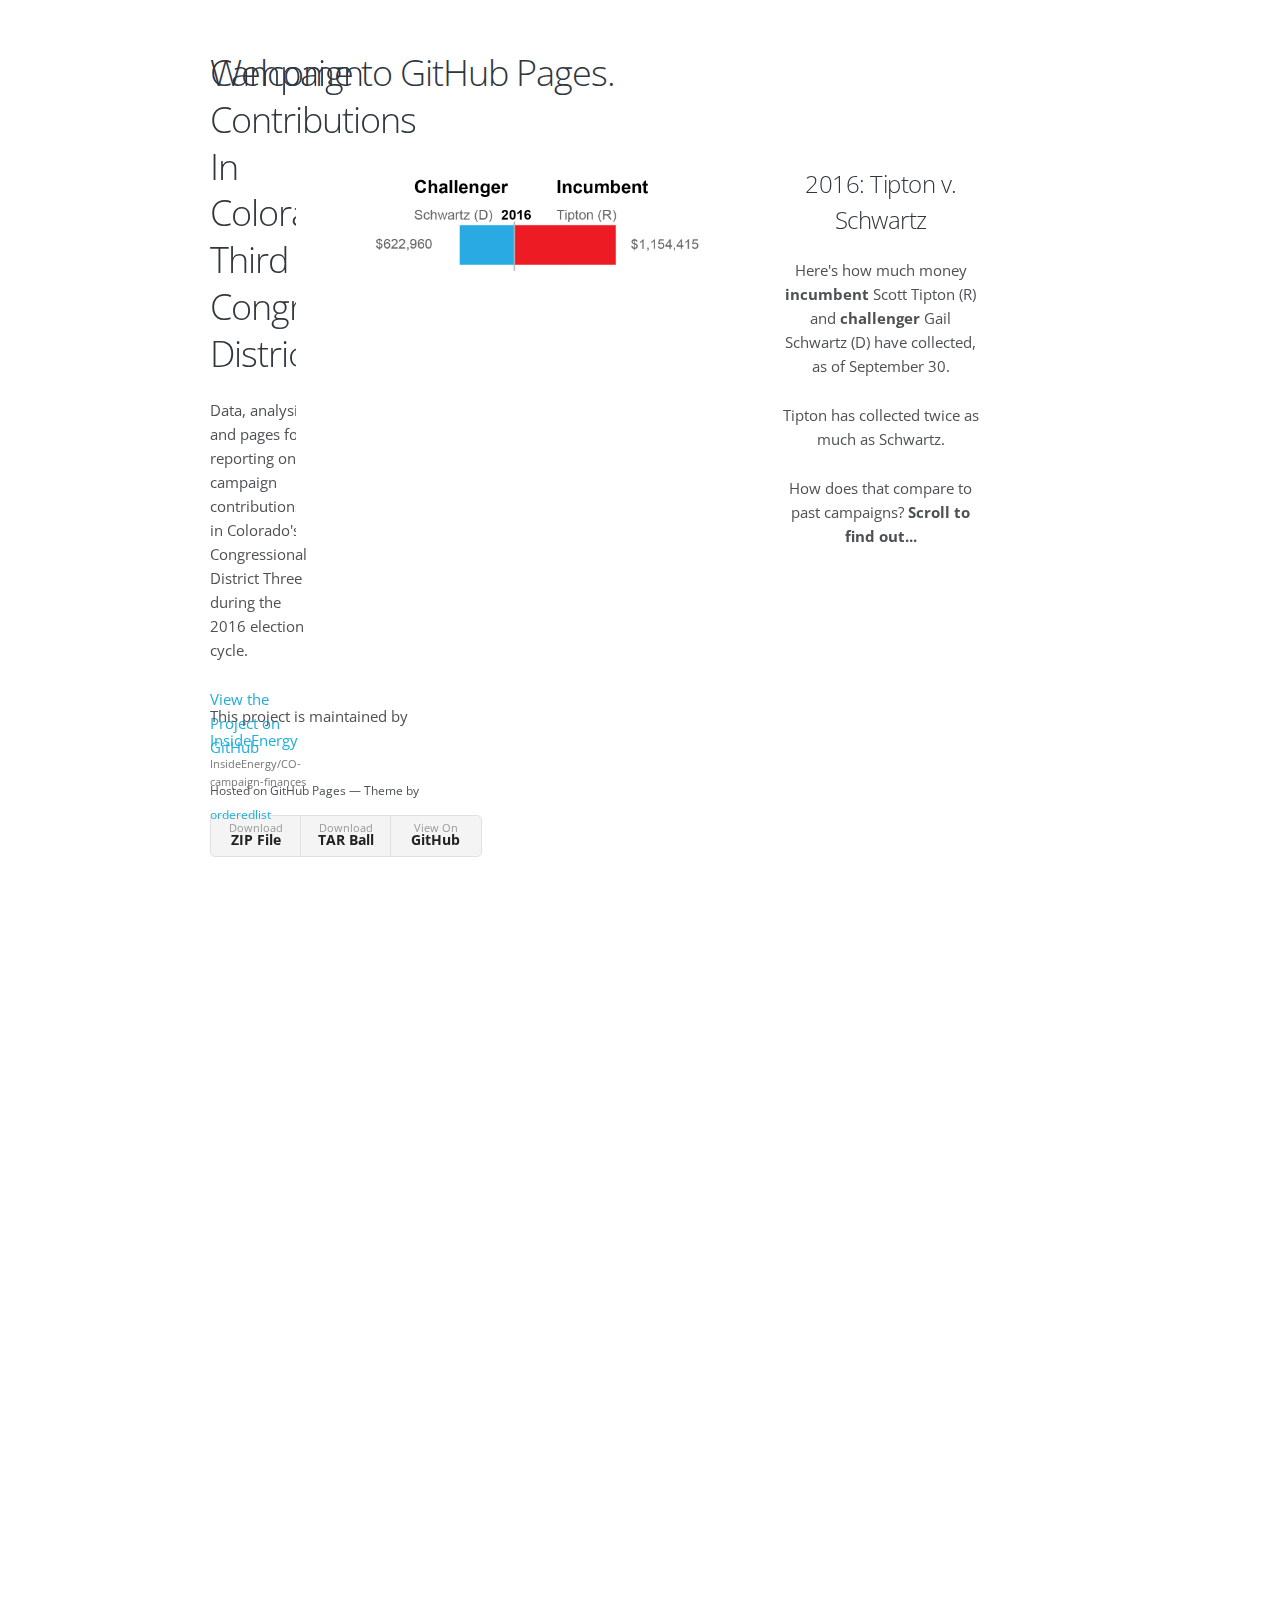
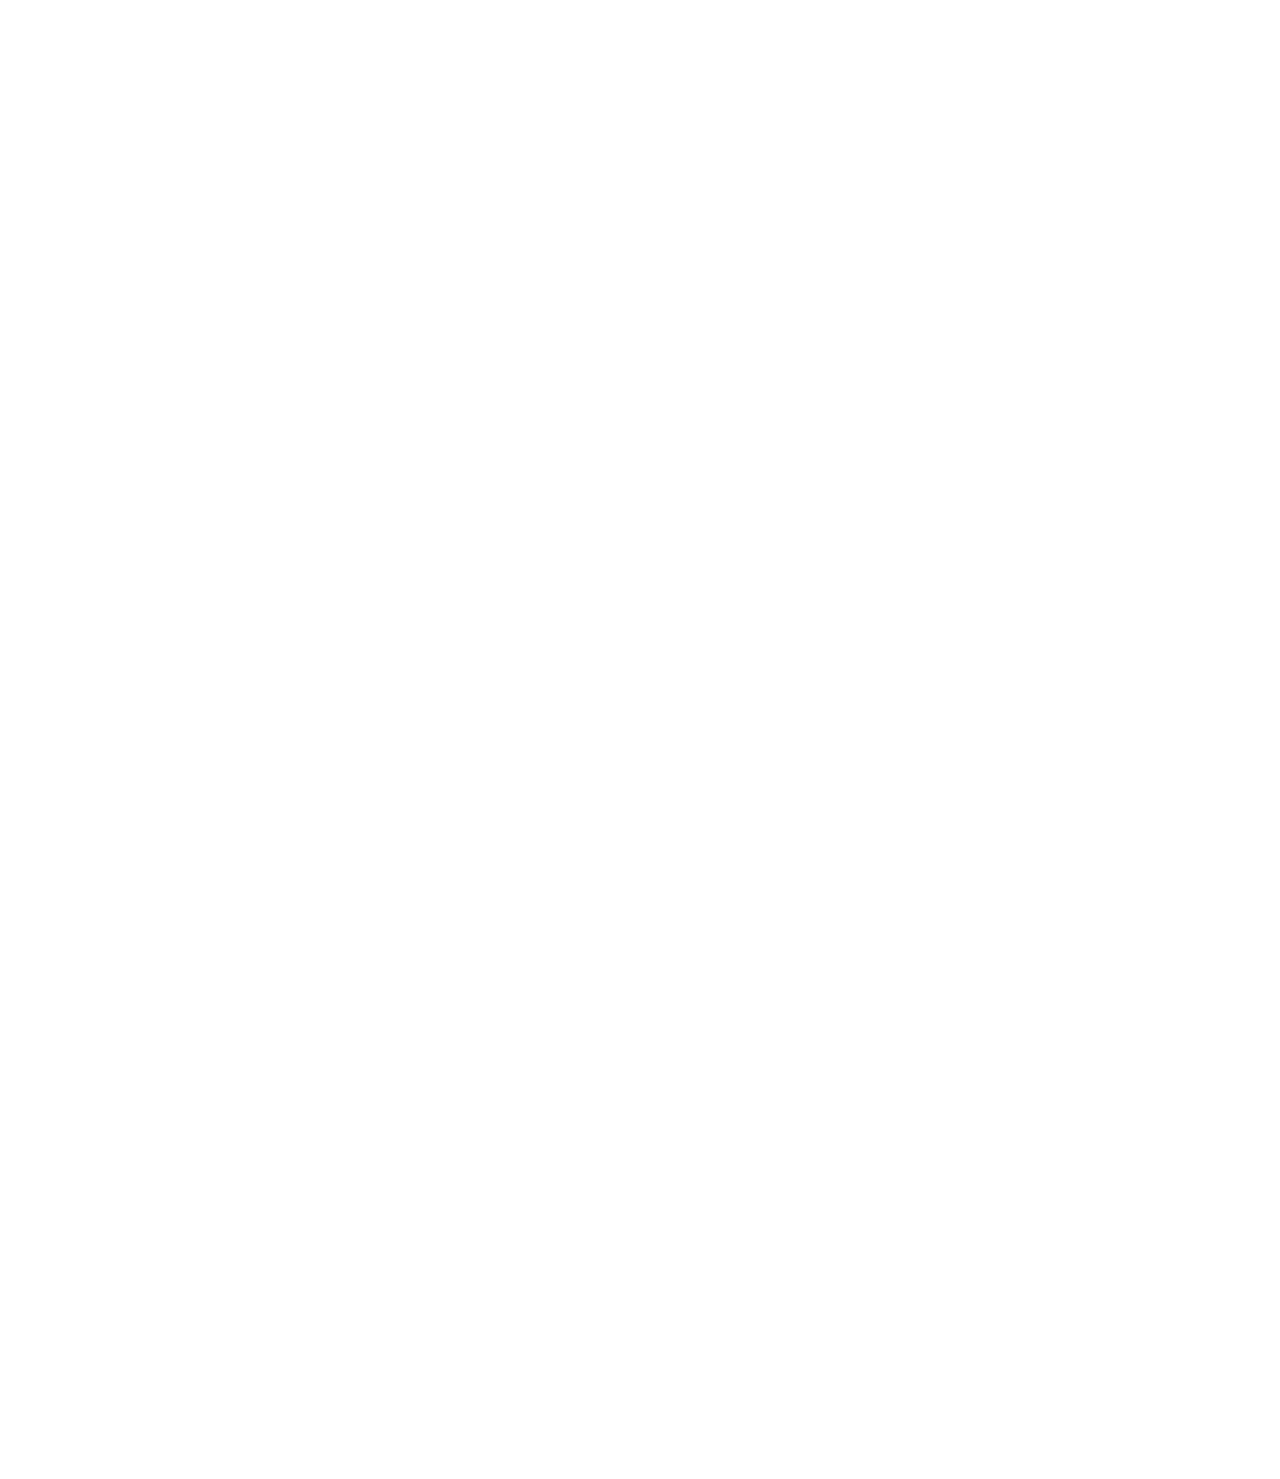
<file: index.html>
<!doctype html>
<html>
  <head>
    <meta charset="utf-8">
    <meta http-equiv="X-UA-Compatible" content="chrome=1">
    <title>Co-campaign-finances by InsideEnergy</title>

    <link rel="stylesheet" href="stylesheets/styles.css">
    <link rel="stylesheet" href="stylesheets/github-light.css">
    <meta name="viewport" content="width=device-width">
      <link href='//fonts.googleapis.com/css?family=Open+Sans:400,300,600,700' rel='stylesheet' type='text/css'>
  <link rel="stylesheet" href="scrollanim/kissui.scrollanim-0.3.0/example/css/kissui.css">
  <link rel="stylesheet" href="scrollanim/kissui.scrollanim-0.3.0/example/css/custom.css">
  <link rel="stylesheet" href="scrollanim/kissui.scrollanim-0.3.0/build/scrollanim.min.css">
    <!--[if lt IE 9]>
    <script src="//html5shiv.googlecode.com/svn/trunk/html5.js"></script>
    <![endif]-->
  </head>
  <body>
    <div class="wrapper">
      <header>
        <h3>Campaign Contributions In Colorado's Third Congressional District</h3>
        <p>Data, analysis and pages for reporting on campaign contributions in Colorado&#39;s Congressional District Three during the 2016 election cycle.</p>

        <p class="view"><a href="https://github.com/InsideEnergy/CO-campaign-finances">View the Project on GitHub <small>InsideEnergy/CO-campaign-finances</small></a></p>


        <ul>
          <li><a href="https://github.com/InsideEnergy/CO-campaign-finances/zipball/master">Download <strong>ZIP File</strong></a></li>
          <li><a href="https://github.com/InsideEnergy/CO-campaign-finances/tarball/master">Download <strong>TAR Ball</strong></a></li>
          <li><a href="https://github.com/InsideEnergy/CO-campaign-finances">View On <strong>GitHub</strong></a></li>
        </ul>
      </header>
      <section>
        <h3>
<a id="welcome-to-github-pages" class="anchor" href="#welcome-to-github-pages" aria-hidden="true"><span aria-hidden="true" class="octicon octicon-link"></span></a>Welcome to GitHub Pages.</h3>

<div class="container">
        <div class="row">
            <div data-kui-anim="fadeIn" class="twelve column scrollanim custom-column" style="margin-top: 10%;">
                <img src="scrollanim/kissui.scrollanim-0.3.0/example/images/contribs1.jpg" align="left" width="70%">

                <h5>2016: Tipton v. Schwartz</h5>
                <p>Here's how much money <b>incumbent</b> Scott Tipton (R) and <b>challenger</b> Gail Schwartz (D) have collected, as of September 30.</p>

                <p>Tipton has collected twice as much as Schwartz.</p>

                <p>How does that compare to past campaigns? <b>Scroll to find out...</b></p>

            </div>
        </div>

    <div class="row">
      <div data-kui-anim="fadeIn" class="twelve column custom-column" style="margin-top: 35%;">
        <img src="scrollanim/kissui.scrollanim-0.3.0/example/images/contribs2.jpg" align="left" width="75%">
        <h5>Incumbents typically collect more</h5>

                <p>Incumbents nearly always out-fundraise challengers. A ratio of two to one is common, but as much as ten to one isn't unheard of.</p>

                <p>How much is coming from PACs? <b>Scroll to find out...</b></p>
      </div>

    <div class="row">
      <div data-kui-anim="fadeIn" class="twelve column custom-column" style="margin-top: 35%;">
        <img  src="scrollanim/kissui.scrollanim-0.3.0/example/images/contribs3.jpg" align="left" width="75%">
        <h5>Contributions from PACs</h5>

                <p>Political Action Committees represent varied industry groups and political interests. They tend to heavily favor incumbents.</p>

                <p>Colorado's District 3 houses several coal communities. How much do Coal PACs contribute? <b>Scroll to find out...</b></p>
      </div>

    <div class="row">
      <div data-kui-anim="fadeIn" class="twelve column custom-column" style="margin-top: 35%;">
        <img src="scrollanim/kissui.scrollanim-0.3.0/example/images/contribs4.jpg" align="left" width="75%">
        <h5>Contributions from coal groups</h5>

                <p>Coal PACs represent between one and five percent of the total campaign funding in Colorado's THird Congressional District.</p>

                <p><b>Scroll to zoom in on coal contributions...</b></p>
      </div>

    <div class="row">
      <div data-kui-anim="fadeIn" class="twelve column custom-column" style="margin-top: 35%;">
        <img src="scrollanim/kissui.scrollanim-0.3.0/example/images/contribs5.jpg" align="left" width="75%">
        <h5>A closer look at coal contributions</h5>

                <p>TK? In the wake of the coal industry's recent financial troubles, political contributions in District 3 are down.</p>

      </div>

    </div>


  <script src='scrollanim/kissui.scrollanim-0.3.0/build/scrollanim.js'></script>
  <script>
    kissuiScrollAnim.add(document.getElementById('specialelement'), {
        'in': 'fadeIn',
        'middle': 'pulse'
    });
  </script>

  <!-- Place this tag in your head or just before your close body tag. -->
  <script async defer src="https://buttons.github.io/buttons.js"></script>

  <script>
(function(i,s,o,g,r,a,m){i['GoogleAnalyticsObject']=r;i[r]=i[r]||function(){
    (i[r].q=i[r].q||[]).push(arguments)},i[r].l=1*new Date();a=s.createElement(o),
m=s.getElementsByTagName(o)[0];a.async=1;a.src=g;m.parentNode.insertBefore(a,m)
})(window,document,'script','https://www.google-analytics.com/analytics.js','ga');

ga('create', 'UA-82099882-1', 'auto');
ga('send', 'pageview');

  </script>

  <script src="https://pym.nprapps.org/pym.v1.js" type="text/javascript"></script>
    <script>var pymChild = new pym.Child();</script>
      </section>
      <footer>
        <p>This project is maintained by <a href="https://github.com/InsideEnergy">InsideEnergy</a></p>
        <p><small>Hosted on GitHub Pages &mdash; Theme by <a href="https://github.com/orderedlist">orderedlist</a></small></p>
      </footer>
    </div>
    <script src="javascripts/scale.fix.js"></script>
    
  </body>
</html>
</file>
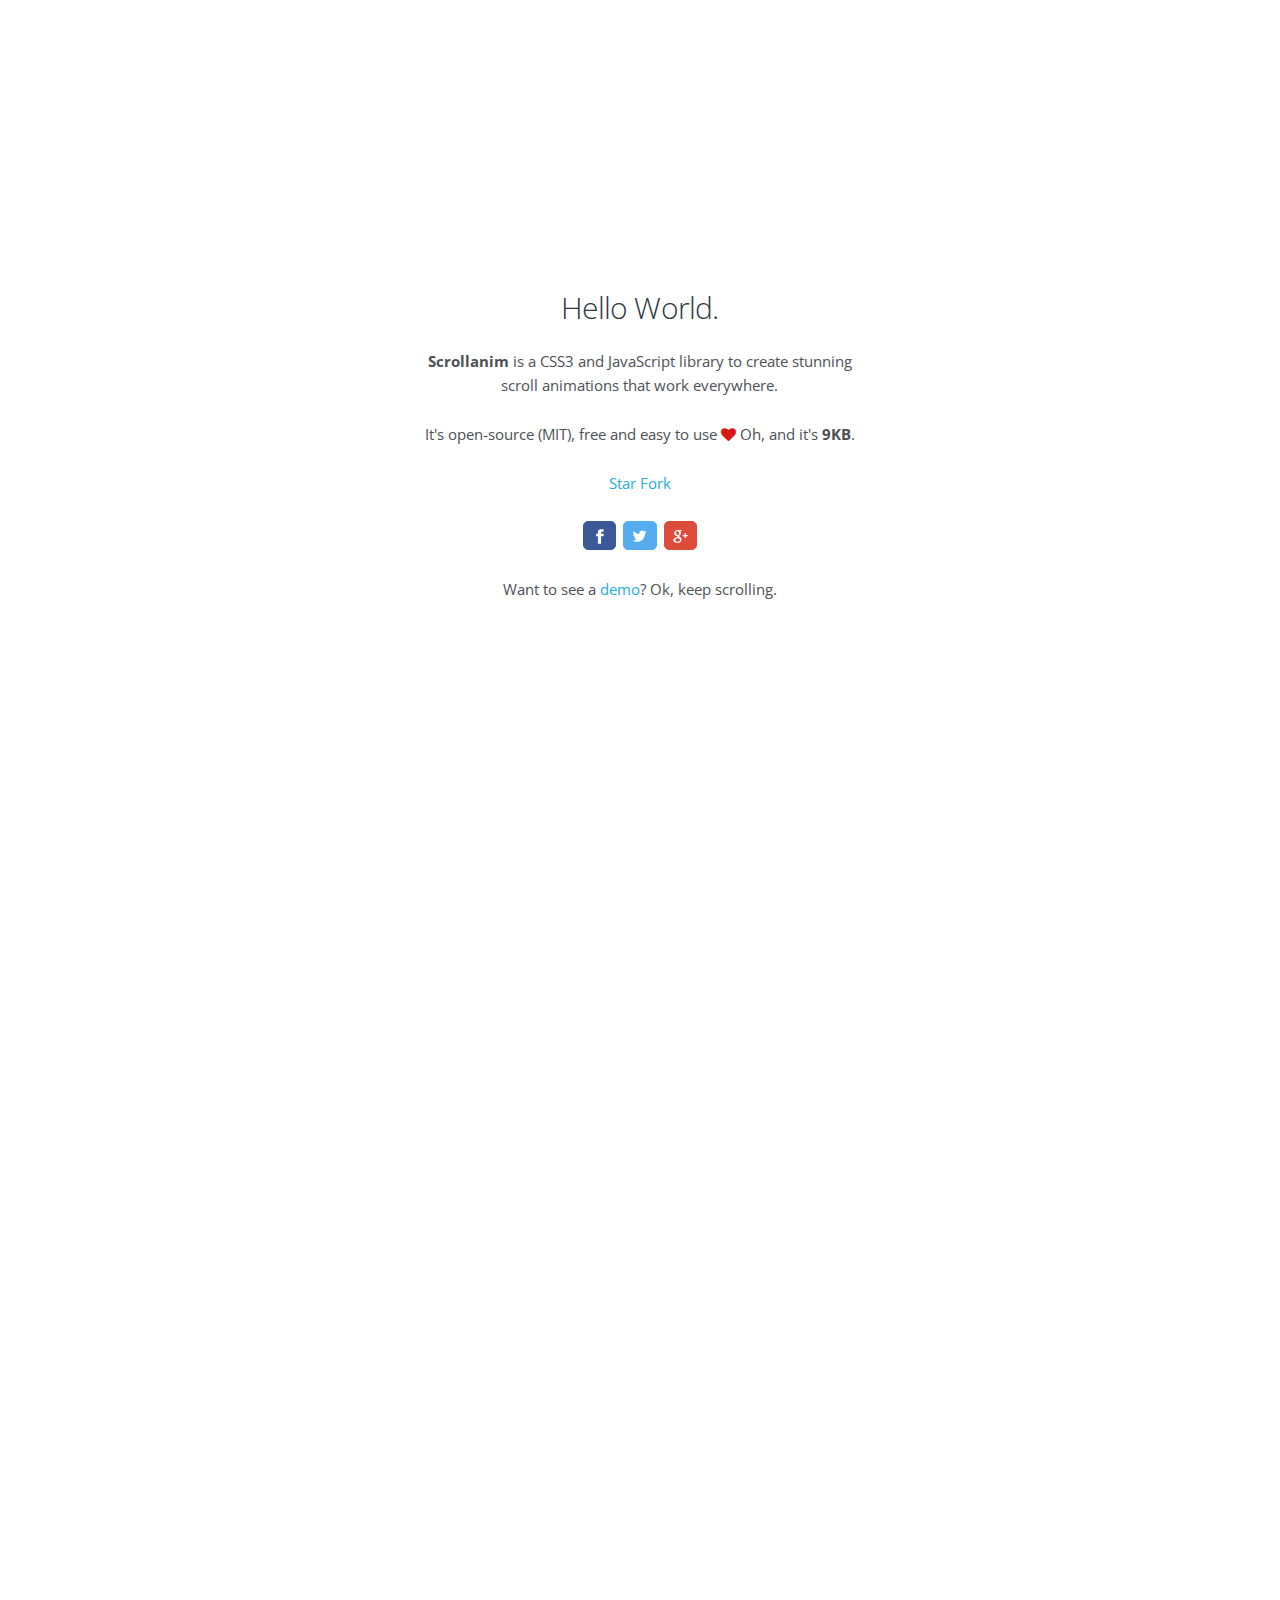
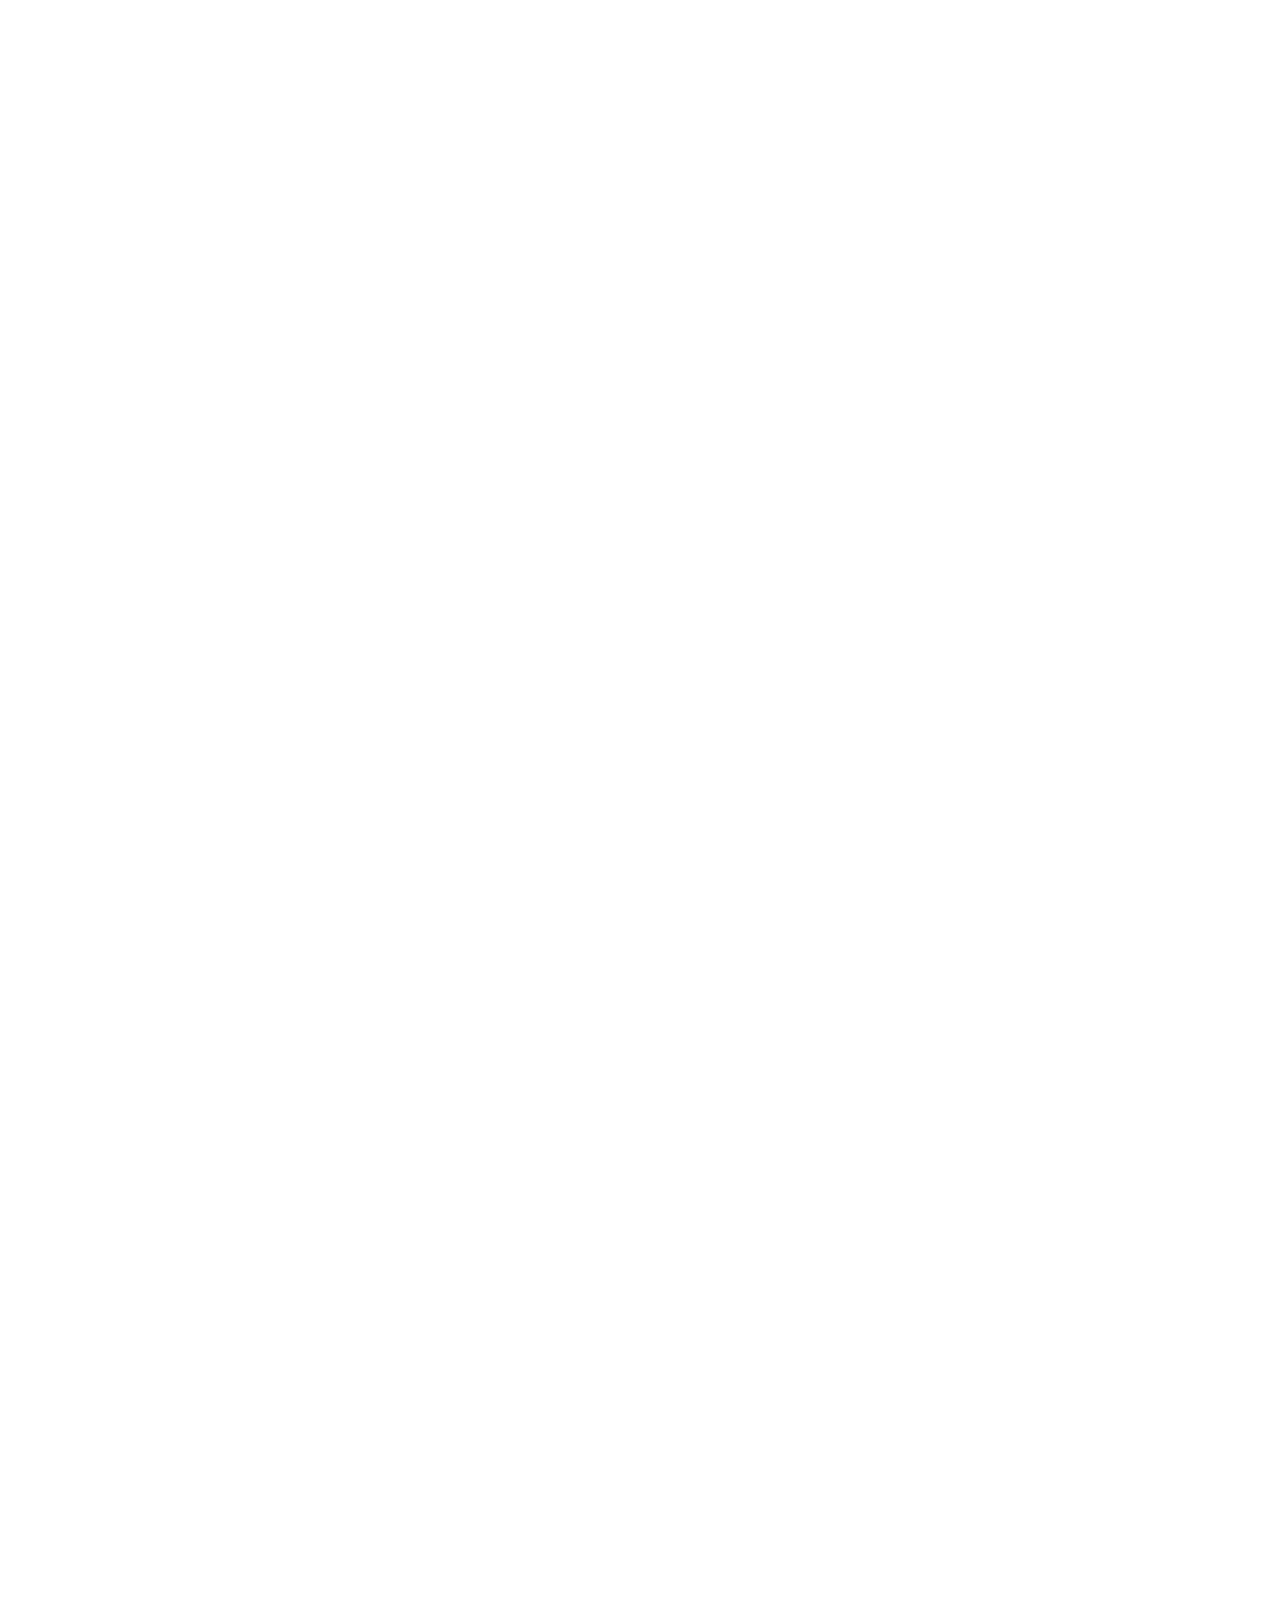
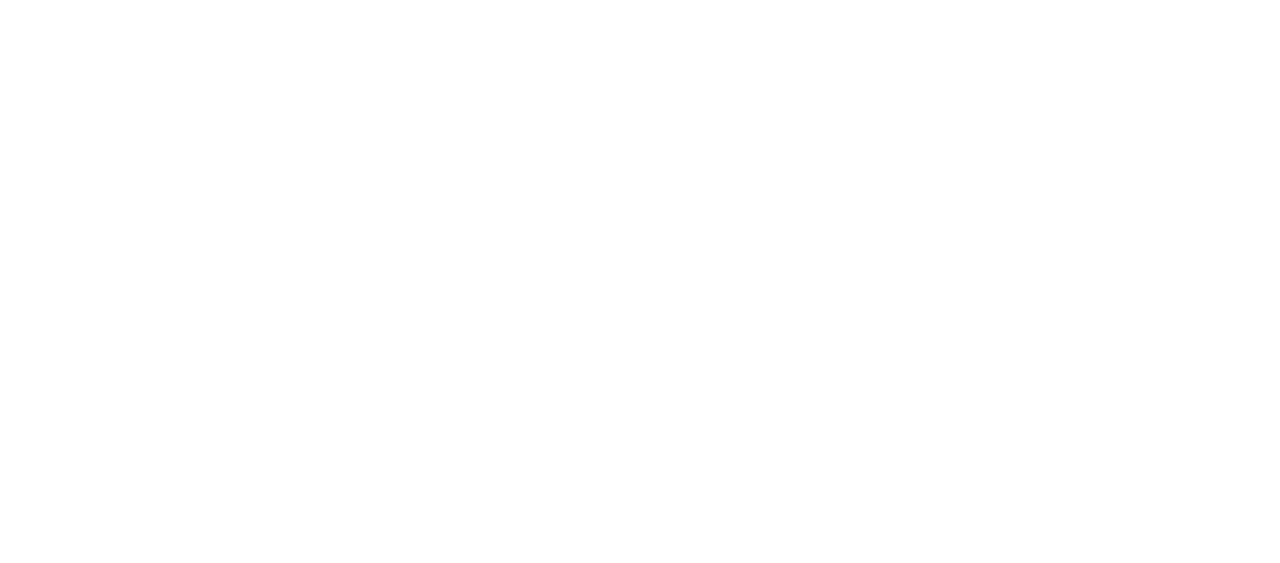
<file: scrollanim/kissui.scrollanim-0.3.0/example/index.html>
<!DOCTYPE html>
<html lang="en">
<head>
  <meta charset="utf-8">
  <title>Kissui.scrollanim - CSS3 and JavaScript scroll animation</title>
  <meta name="description" content="Kissui.scrollanim is a CSS3 and JavaScript scroll animation. It's free, open-source and easy to use.">
  <meta name="keywords" content="html5, scroll, animation, css3, javascript, js, scrollanim, kissui">
  <meta name="author" content="Afshin Mehrabani (afshin.meh@gmail.com)">
  <meta name="viewport" content="width=device-width, initial-scale=1">
  <link href='//fonts.googleapis.com/css?family=Open+Sans:400,300,600,700' rel='stylesheet' type='text/css'>
  <link rel="stylesheet" href="./css/kissui.css">
  <link rel="stylesheet" href="./css/custom.css">
  <link rel="stylesheet" href="../build/scrollanim.min.css">
</head>
<body>
    <div class="container">
        <div class="row">
            <div data-kui-anim="fadeIn" class="one-half column scrollanim custom-column" style="margin-top: 30%;">
                <h4>Hello World.</h4>

                <p><b>Scrollanim</b> is a CSS3 and JavaScript library to create stunning scroll animations that work everywhere.</p>

                <p>It's open-source (MIT), free and easy to use <i class="fa fa-heart" style="color: #D81818;"></i> Oh, and it's <b>9KB</b>.</p>

                <p>
                <a class="github-button" href="https://github.com/usablica/kissui.scrollanim" data-icon="octicon-star" data-count-href="/usablica/kissui.scrollanim/stargazers" data-count-api="/repos/usablica/kissui.scrollanim#stargazers_count" data-count-aria-label="# stargazers on GitHub" aria-label="Star usablica/kissui.scrollanim on GitHub">Star</a>
                <a class="github-button" href="https://github.com/usablica/kissui.scrollanim/fork" data-icon="octicon-repo-forked" data-count-href="/usablica/kissui.scrollanim/network" data-count-api="/repos/usablica/kissui.scrollanim#forks_count" data-count-aria-label="# forks on GitHub" aria-label="Fork usablica/kissui.scrollanim on GitHub">Fork</a>
                </p>

                <p>
                    <!-- Sharingbutton Facebook -->
                    <a class="resp-sharing-button__link" href="https://facebook.com/sharer/sharer.php?u=http%3A%2F%2Fscrollanim.kissui.io" target="_blank" aria-label="">
                      <div class="resp-sharing-button resp-sharing-button--facebook resp-sharing-button--small"><div aria-hidden="true" class="resp-sharing-button__icon resp-sharing-button__icon--solid">
                        <svg version="1.1" x="0px" y="0px" width="24px" height="24px" viewBox="0 0 24 24" enable-background="new 0 0 24 24" xml:space="preserve">
                            <g>
                                <path d="M18.768,7.465H14.5V5.56c0-0.896,0.594-1.105,1.012-1.105s2.988,0,2.988,0V0.513L14.171,0.5C10.244,0.5,9.5,3.438,9.5,5.32 v2.145h-3v4h3c0,5.212,0,12,0,12h5c0,0,0-6.85,0-12h3.851L18.768,7.465z"/>
                            </g>
                        </svg>
                        </div>
                      </div>
                    </a>

                    <!-- Sharingbutton Twitter -->
                    <a class="resp-sharing-button__link" href="https://twitter.com/intent/tweet/?text=Kissui.scrollanim%20is%20a%20CSS3%20and%20JavaScript%20scroll%20animation.%20It&#x27;s%20free%2C%20open-source%20and%20easy%20to%20use.&amp;url=http%3A%2F%2Fscrollanim.kissui.io" target="_blank" aria-label="">
                      <div class="resp-sharing-button resp-sharing-button--twitter resp-sharing-button--small"><div aria-hidden="true" class="resp-sharing-button__icon resp-sharing-button__icon--solid">
                        <svg version="1.1" x="0px" y="0px" width="24px" height="24px" viewBox="0 0 24 24" enable-background="new 0 0 24 24" xml:space="preserve">
                            <g>
                                <path d="M23.444,4.834c-0.814,0.363-1.5,0.375-2.228,0.016c0.938-0.562,0.981-0.957,1.32-2.019c-0.878,0.521-1.851,0.9-2.886,1.104 C18.823,3.053,17.642,2.5,16.335,2.5c-2.51,0-4.544,2.036-4.544,4.544c0,0.356,0.04,0.703,0.117,1.036 C8.132,7.891,4.783,6.082,2.542,3.332C2.151,4.003,1.927,4.784,1.927,5.617c0,1.577,0.803,2.967,2.021,3.782 C3.203,9.375,2.503,9.171,1.891,8.831C1.89,8.85,1.89,8.868,1.89,8.888c0,2.202,1.566,4.038,3.646,4.456 c-0.666,0.181-1.368,0.209-2.053,0.079c0.579,1.804,2.257,3.118,4.245,3.155C5.783,18.102,3.372,18.737,1,18.459 C3.012,19.748,5.399,20.5,7.966,20.5c8.358,0,12.928-6.924,12.928-12.929c0-0.198-0.003-0.393-0.012-0.588 C21.769,6.343,22.835,5.746,23.444,4.834z"/>
                            </g>
                        </svg>
                        </div>
                      </div>
                    </a>

                    <!-- Sharingbutton Google+ -->
                    <a class="resp-sharing-button__link" href="https://plus.google.com/share?url=http%3A%2F%2Fscrollanim.kissui.io" target="_blank" aria-label="">
                      <div class="resp-sharing-button resp-sharing-button--google resp-sharing-button--small"><div aria-hidden="true" class="resp-sharing-button__icon resp-sharing-button__icon--solid">
                        <svg version="1.1" x="0px" y="0px" width="24px" height="24px" viewBox="0 0 24 24" enable-background="new 0 0 24 24" xml:space="preserve">
                            <g>
                                <path d="M11.366,12.928c-0.729-0.516-1.393-1.273-1.404-1.505c0-0.425,0.038-0.627,0.988-1.368 c1.229-0.962,1.906-2.228,1.906-3.564c0-1.212-0.37-2.289-1.001-3.044h0.488c0.102,0,0.2-0.033,0.282-0.091l1.364-0.989 c0.169-0.121,0.24-0.338,0.176-0.536C14.102,1.635,13.918,1.5,13.709,1.5H7.608c-0.667,0-1.345,0.118-2.011,0.347 c-2.225,0.766-3.778,2.66-3.778,4.605c0,2.755,2.134,4.845,4.987,4.91c-0.056,0.22-0.084,0.434-0.084,0.645 c0,0.425,0.108,0.827,0.33,1.216c-0.026,0-0.051,0-0.079,0c-2.72,0-5.175,1.334-6.107,3.32C0.623,17.06,0.5,17.582,0.5,18.098 c0,0.501,0.129,0.984,0.382,1.438c0.585,1.046,1.843,1.861,3.544,2.289c0.877,0.223,1.82,0.335,2.8,0.335 c0.88,0,1.718-0.114,2.494-0.338c2.419-0.702,3.981-2.482,3.981-4.538C13.701,15.312,13.068,14.132,11.366,12.928z M3.66,17.443 c0-1.435,1.823-2.693,3.899-2.693h0.057c0.451,0.005,0.892,0.072,1.309,0.2c0.142,0.098,0.28,0.192,0.412,0.282 c0.962,0.656,1.597,1.088,1.774,1.783c0.041,0.175,0.063,0.35,0.063,0.519c0,1.787-1.333,2.693-3.961,2.693 C5.221,20.225,3.66,19.002,3.66,17.443z M5.551,3.89c0.324-0.371,0.75-0.566,1.227-0.566l0.055,0 c1.349,0.041,2.639,1.543,2.876,3.349c0.133,1.013-0.092,1.964-0.601,2.544C8.782,9.589,8.363,9.783,7.866,9.783H7.865H7.844 c-1.321-0.04-2.639-1.6-2.875-3.405C4.836,5.37,5.049,4.462,5.551,3.89z"/>
                                <polygon points="23.5,9.5 20.5,9.5 20.5,6.5 18.5,6.5 18.5,9.5 15.5,9.5 15.5,11.5 18.5,11.5 18.5,14.5 20.5,14.5 20.5,11.5  23.5,11.5 	"/>
                            </g>
                        </svg>
                        </div>
                      </div>
                    </a>
                </p>


                <p>Want to see a <a href="javascript:void(0);">demo</a>? Ok, keep scrolling.</p>
            </div>
        </div>
    </div>


  <div class="container">
    <div class="row">
      <div data-kui-anim="fadeIn" class="one-half column custom-column" style="margin-top: 25%;">
        <h4>Easy to use</h4>

        <p><b>Scrollanim</b> has many builtin CSS3 animations to use. All you need to do is to add <code>data-kui-anim</code> attribute to your elements.</p>

        <pre style="text-align: left;"> 
            <code>&lt;div data-kui-anim=&quot;fadeIn&quot;&gt;
  Show this with a fadeIn animation.
&lt;/div&gt;</code>
        </pre>

        <p style="text-align: left;">Cool, isn't it?</p>
      </div>
    </div>

    <div class="row">
      <div data-kui-anim="rubberBand" class="one-half column custom-column" style="margin-top: 25%;">
        <h4>Advanced mode</h4>

        <p style="text-align: left;">Also, this is possible to add the animations using the JavaScript API.</p>

        <pre style="text-align: left;"> 
            <code>kissuiScrollAnim.add(element, {
  'in': 'fadeIn',
  'out': 'fadeOut'
});</code>
        </pre>

        <p style="text-align: left;"><b>Scrolanim</b> supports all available positions for an element on the page. Also, you can use a compound event name (e.g. <code>in center middle</code>)</p>
      </div>
    </div>

    <div class="row">
      <div data-kui-anim="bounce" class="one-half column custom-column" style="margin-top: 25%;">
        <h4>CSS3 Animations</h4>

        <p><b>Scrolanim</b> has many CSS3 animations to use. No JavaScript animations, better performance.</p>

        <p>Works on desktop and portable devices perfectly.</p>
      </div>
    </div>


    <div class="row">
      <div data-kui-anim="infinite pulse" class="one-half column custom-column" style="margin-top: 25%;">
        <h4>Infinite animation</h4>

        <p>Also, animations names accept an optional parameter <code>infinite</code> to repeat the animation forever.</p>
      </div>
    </div>


    <div class="row">
      <div class="one-half column custom-column" style="margin-top: 25%;" id="specialelement">
        <h4>Perfect event control</h4>

        <p><b>Scrollanim</b> controls all elements with an extra care. You can attach events to almost all possible positions of an element on the page.</p>

        <p>For instance, this element appears with a <code>fadeIn</code> animation but also gets a <code>pulse</code> animations when it's in the middle of the page.</p>
      </div>
    </div>


    <div class="row">
        <div data-kui-anim="bounceIn" class="one-half column custom-column" style="margin-top: 25%;margin-bottom: 25%;" id="lastone">
            <h4><i class="fa fa-heart" style="color: #D81818;"></i> Did you enjoy?</h4>

            <p>That's great, we are glad you liked it. The next step is to use the CDN networks or download the project. Meanwhile, you can have a look at the <a href="https://github.com/usablica/kissui.scrollanim" target="_blank">documentation</a> page.</p>

            <a class="github-button" href="https://github.com/usablica/kissui.scrollanim" data-icon="octicon-star" data-count-href="/usablica/kissui.scrollanim/stargazers" data-count-api="/repos/usablica/kissui.scrollanim#stargazers_count" data-count-aria-label="# stargazers on GitHub" aria-label="Star usablica/kissui.scrollanim on GitHub">Star</a>
            <a class="github-button" href="https://github.com/usablica/kissui.scrollanim/fork" data-icon="octicon-repo-forked" data-count-href="/usablica/kissui.scrollanim/network" data-count-api="/repos/usablica/kissui.scrollanim#forks_count" data-count-aria-label="# forks on GitHub" aria-label="Fork usablica/kissui.scrollanim on GitHub">Fork</a>

            <p>
                <!-- Sharingbutton Facebook -->
                <a class="resp-sharing-button__link" href="https://facebook.com/sharer/sharer.php?u=http%3A%2F%2Fscrollanim.kissui.io" target="_blank" aria-label="">
                  <div class="resp-sharing-button resp-sharing-button--facebook resp-sharing-button--small"><div aria-hidden="true" class="resp-sharing-button__icon resp-sharing-button__icon--solid">
                    <svg version="1.1" x="0px" y="0px" width="24px" height="24px" viewBox="0 0 24 24" enable-background="new 0 0 24 24" xml:space="preserve">
                        <g>
                            <path d="M18.768,7.465H14.5V5.56c0-0.896,0.594-1.105,1.012-1.105s2.988,0,2.988,0V0.513L14.171,0.5C10.244,0.5,9.5,3.438,9.5,5.32 v2.145h-3v4h3c0,5.212,0,12,0,12h5c0,0,0-6.85,0-12h3.851L18.768,7.465z"/>
                        </g>
                    </svg>
                    </div>
                  </div>
                </a>

                <!-- Sharingbutton Twitter -->
                <a class="resp-sharing-button__link" href="https://twitter.com/intent/tweet/?text=Kissui.scrollanim%20is%20a%20CSS3%20and%20JavaScript%20scroll%20animation.%20It&#x27;s%20free%2C%20open-source%20and%20easy%20to%20use.&amp;url=http%3A%2F%2Fscrollanim.kissui.io" target="_blank" aria-label="">
                  <div class="resp-sharing-button resp-sharing-button--twitter resp-sharing-button--small"><div aria-hidden="true" class="resp-sharing-button__icon resp-sharing-button__icon--solid">
                    <svg version="1.1" x="0px" y="0px" width="24px" height="24px" viewBox="0 0 24 24" enable-background="new 0 0 24 24" xml:space="preserve">
                        <g>
                            <path d="M23.444,4.834c-0.814,0.363-1.5,0.375-2.228,0.016c0.938-0.562,0.981-0.957,1.32-2.019c-0.878,0.521-1.851,0.9-2.886,1.104 C18.823,3.053,17.642,2.5,16.335,2.5c-2.51,0-4.544,2.036-4.544,4.544c0,0.356,0.04,0.703,0.117,1.036 C8.132,7.891,4.783,6.082,2.542,3.332C2.151,4.003,1.927,4.784,1.927,5.617c0,1.577,0.803,2.967,2.021,3.782 C3.203,9.375,2.503,9.171,1.891,8.831C1.89,8.85,1.89,8.868,1.89,8.888c0,2.202,1.566,4.038,3.646,4.456 c-0.666,0.181-1.368,0.209-2.053,0.079c0.579,1.804,2.257,3.118,4.245,3.155C5.783,18.102,3.372,18.737,1,18.459 C3.012,19.748,5.399,20.5,7.966,20.5c8.358,0,12.928-6.924,12.928-12.929c0-0.198-0.003-0.393-0.012-0.588 C21.769,6.343,22.835,5.746,23.444,4.834z"/>
                        </g>
                    </svg>
                    </div>
                  </div>
                </a>

                <!-- Sharingbutton Google+ -->
                <a class="resp-sharing-button__link" href="https://plus.google.com/share?url=http%3A%2F%2Fscrollanim.kissui.io" target="_blank" aria-label="">
                  <div class="resp-sharing-button resp-sharing-button--google resp-sharing-button--small"><div aria-hidden="true" class="resp-sharing-button__icon resp-sharing-button__icon--solid">
                    <svg version="1.1" x="0px" y="0px" width="24px" height="24px" viewBox="0 0 24 24" enable-background="new 0 0 24 24" xml:space="preserve">
                        <g>
                            <path d="M11.366,12.928c-0.729-0.516-1.393-1.273-1.404-1.505c0-0.425,0.038-0.627,0.988-1.368 c1.229-0.962,1.906-2.228,1.906-3.564c0-1.212-0.37-2.289-1.001-3.044h0.488c0.102,0,0.2-0.033,0.282-0.091l1.364-0.989 c0.169-0.121,0.24-0.338,0.176-0.536C14.102,1.635,13.918,1.5,13.709,1.5H7.608c-0.667,0-1.345,0.118-2.011,0.347 c-2.225,0.766-3.778,2.66-3.778,4.605c0,2.755,2.134,4.845,4.987,4.91c-0.056,0.22-0.084,0.434-0.084,0.645 c0,0.425,0.108,0.827,0.33,1.216c-0.026,0-0.051,0-0.079,0c-2.72,0-5.175,1.334-6.107,3.32C0.623,17.06,0.5,17.582,0.5,18.098 c0,0.501,0.129,0.984,0.382,1.438c0.585,1.046,1.843,1.861,3.544,2.289c0.877,0.223,1.82,0.335,2.8,0.335 c0.88,0,1.718-0.114,2.494-0.338c2.419-0.702,3.981-2.482,3.981-4.538C13.701,15.312,13.068,14.132,11.366,12.928z M3.66,17.443 c0-1.435,1.823-2.693,3.899-2.693h0.057c0.451,0.005,0.892,0.072,1.309,0.2c0.142,0.098,0.28,0.192,0.412,0.282 c0.962,0.656,1.597,1.088,1.774,1.783c0.041,0.175,0.063,0.35,0.063,0.519c0,1.787-1.333,2.693-3.961,2.693 C5.221,20.225,3.66,19.002,3.66,17.443z M5.551,3.89c0.324-0.371,0.75-0.566,1.227-0.566l0.055,0 c1.349,0.041,2.639,1.543,2.876,3.349c0.133,1.013-0.092,1.964-0.601,2.544C8.782,9.589,8.363,9.783,7.866,9.783H7.865H7.844 c-1.321-0.04-2.639-1.6-2.875-3.405C4.836,5.37,5.049,4.462,5.551,3.89z"/>
                            <polygon points="23.5,9.5 20.5,9.5 20.5,6.5 18.5,6.5 18.5,9.5 15.5,9.5 15.5,11.5 18.5,11.5 18.5,14.5 20.5,14.5 20.5,11.5  23.5,11.5 	"/>
                        </g>
                    </svg>
                    </div>
                  </div>
                </a>
            </p>
        </div>
    </div>

  </div>

  <script src='../build/scrollanim.js'></script>
  <script>
    kissuiScrollAnim.add(document.getElementById('specialelement'), {
        'in': 'fadeIn',
        'middle': 'pulse'
    });
  </script>

  <!-- Place this tag in your head or just before your close body tag. -->
  <script async defer src="https://buttons.github.io/buttons.js"></script>

  <script>
(function(i,s,o,g,r,a,m){i['GoogleAnalyticsObject']=r;i[r]=i[r]||function(){
    (i[r].q=i[r].q||[]).push(arguments)},i[r].l=1*new Date();a=s.createElement(o),
m=s.getElementsByTagName(o)[0];a.async=1;a.src=g;m.parentNode.insertBefore(a,m)
})(window,document,'script','https://www.google-analytics.com/analytics.js','ga');

ga('create', 'UA-82099882-1', 'auto');
ga('send', 'pageview');

  </script>

  <script src="https://pym.nprapps.org/pym.v1.js" type="text/javascript"></script>
    <script>var pymChild = new pym.Child();</script>
    
</body>
</html>
</file>
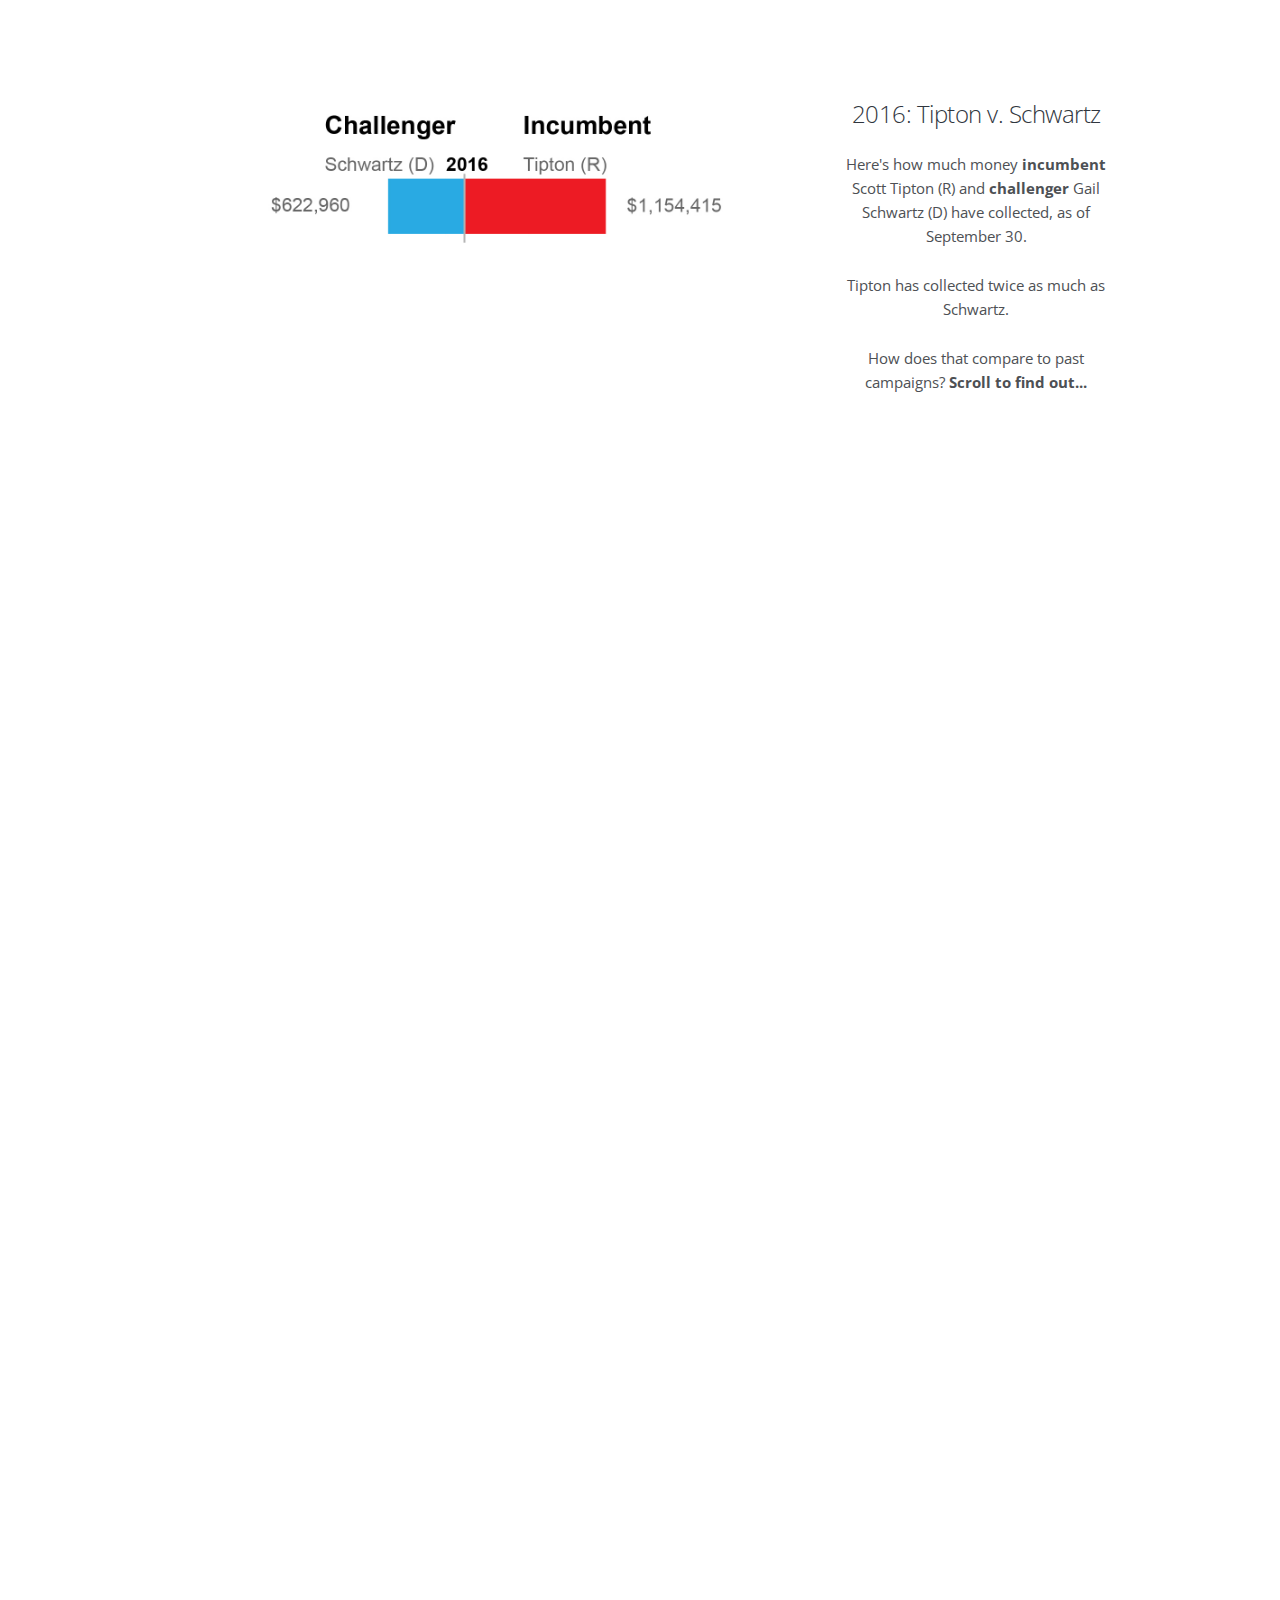
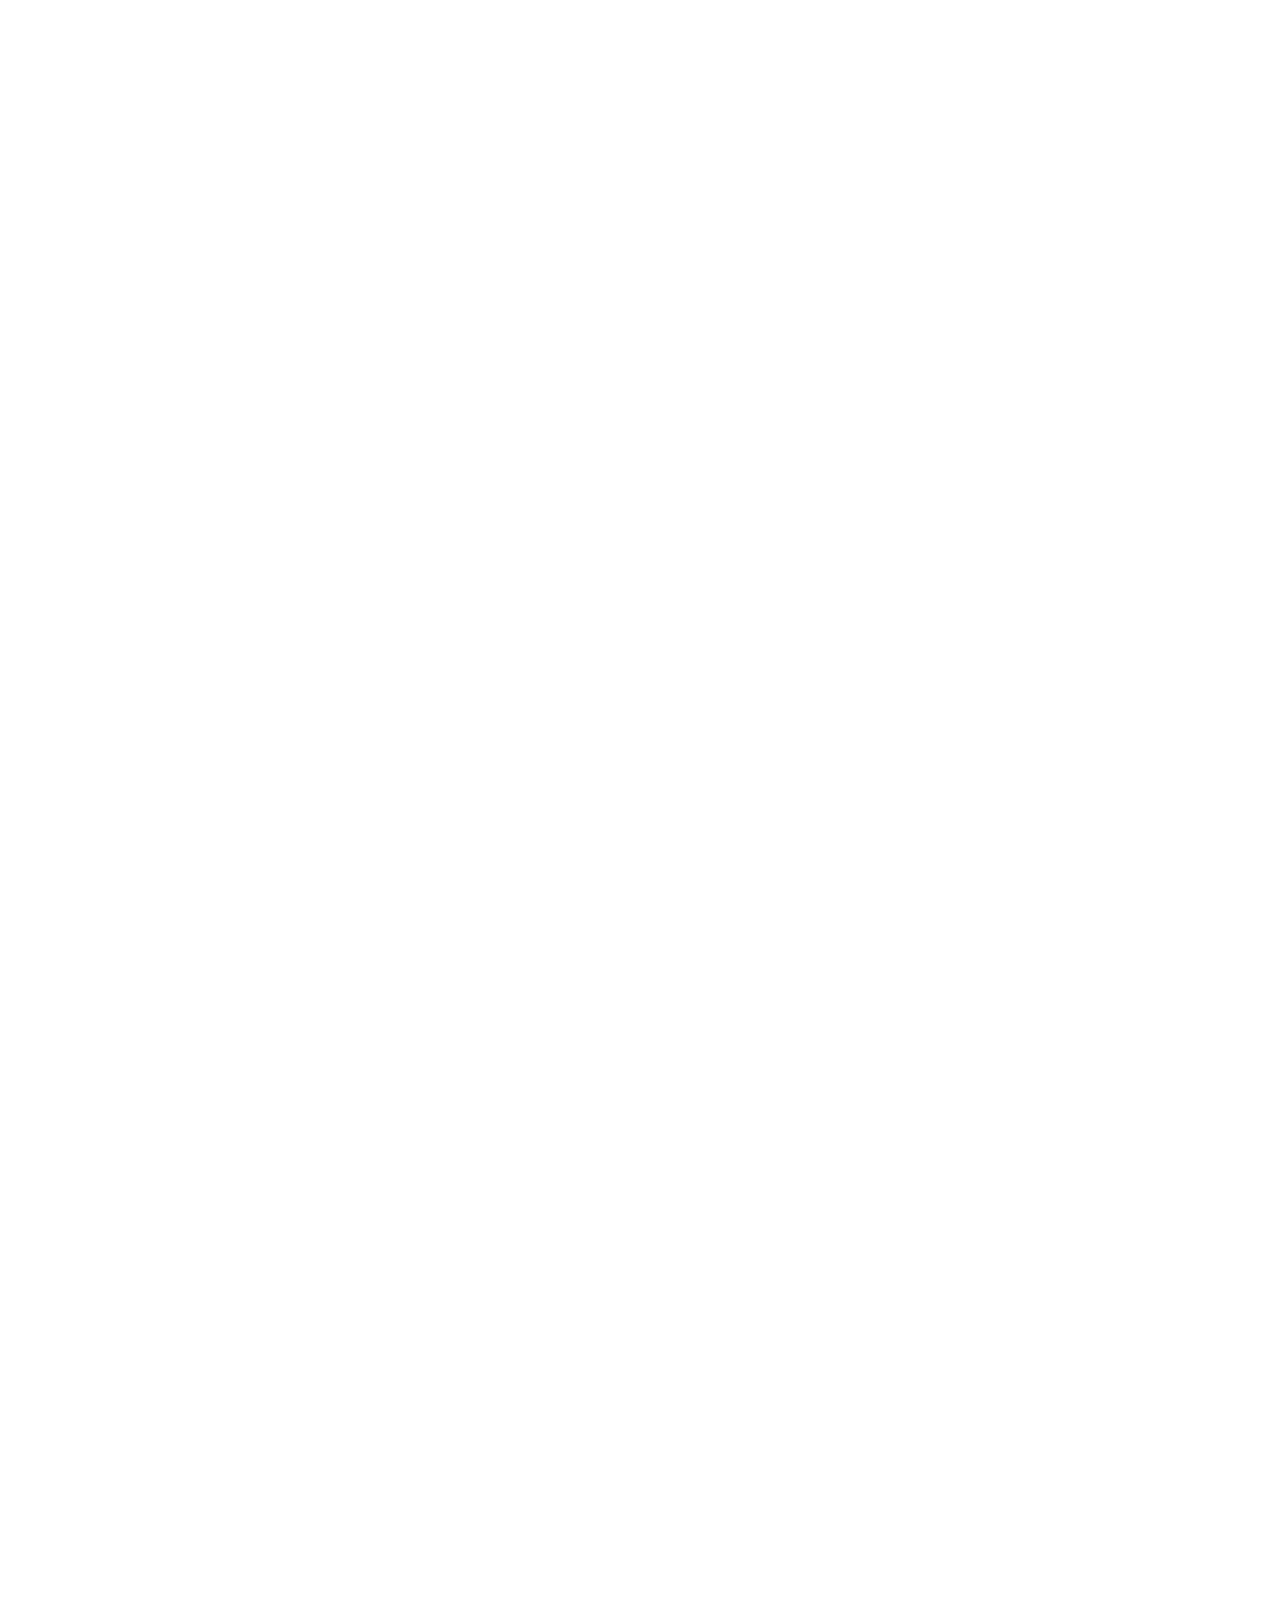
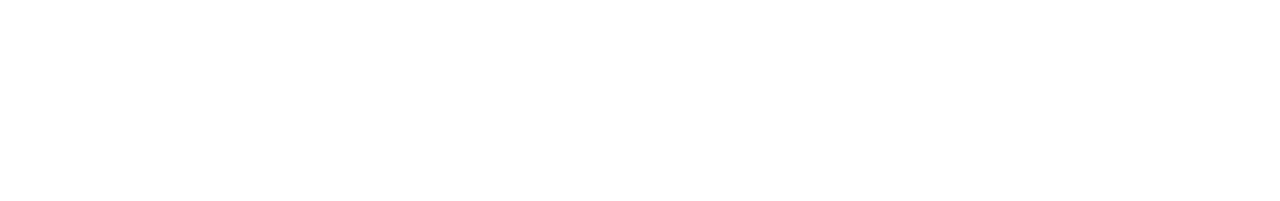
<file: scrollanim/kissui.scrollanim-0.3.0/example/index-test.html>
<!DOCTYPE html>
<html lang="en">
<head>
  <meta charset="utf-8">
  <title>Kissui.scrollanim - CSS3 and JavaScript scroll animation</title>
  <meta name="description" content="Kissui.scrollanim is a CSS3 and JavaScript scroll animation. It's free, open-source and easy to use.">
  <meta name="keywords" content="html5, scroll, animation, css3, javascript, js, scrollanim, kissui">
  <meta name="author" content="Afshin Mehrabani (afshin.meh@gmail.com)">
  <meta name="viewport" content="width=device-width, initial-scale=1">
  <link href='//fonts.googleapis.com/css?family=Open+Sans:400,300,600,700' rel='stylesheet' type='text/css'>
  <link rel="stylesheet" href="./css/kissui.css">
  <link rel="stylesheet" href="./css/custom.css">
  <link rel="stylesheet" href="../build/scrollanim.min.css">
</head>
<body>
    <div class="container">
        <div class="row">
            <div data-kui-anim="fadeIn" class="twelve column scrollanim custom-column" style="margin-top: 10%;">
                <img src="images/contribs1.jpg" align="left" width="70%">

                <h5>2016: Tipton v. Schwartz</h5>
                <p>Here's how much money <b>incumbent</b> Scott Tipton (R) and <b>challenger</b> Gail Schwartz (D) have collected, as of September 30.</p>

                <p>Tipton has collected twice as much as Schwartz.</p>

                <p>How does that compare to past campaigns? <b>Scroll to find out...</b></p>

            </div>
        </div>

    <div class="row">
      <div data-kui-anim="fadeIn" class="twelve column custom-column" style="margin-top: 35%;">
        <img src="images/contribs2.jpg" align="left" width="75%">
        <h5>Incumbents typically collect more</h5>

                <p>Incumbents nearly always out-fundraise challengers. A ratio of two to one is common, but as much as ten to one isn't unheard of.</p>

                <p>How much is coming from PACs? <b>Scroll to find out...</b></p>
      </div>

    <div class="row">
      <div data-kui-anim="fadeIn" class="twelve column custom-column" style="margin-top: 35%;">
        <img src="images/contribs3.jpg" align="left" width="75%">
        <h5>Contributions from PACs</h5>

                <p>Political Action Committees represent varied industry groups and political interests. They tend to heavily favor incumbents.</p>

                <p>Colorado's District 3 houses several coal communities. How much do Coal PACs contribute? <b>Scroll to find out...</b></p>
      </div>

    <div class="row">
      <div data-kui-anim="fadeIn" class="twelve column custom-column" style="margin-top: 35%;">
        <img src="images/contribs4.jpg" align="left" width="75%">
        <h5>Contributions from coal groups</h5>

                <p>Coal PACs represent between one and five percent of the total campaign funding in Colorado's THird Congressional District.</p>

                <p><b>Scroll to zoom in on coal contributions...</b></p>
      </div>

    <div class="row">
      <div data-kui-anim="fadeIn" class="twelve column custom-column" style="margin-top: 35%;">
        <img src="images/contribs5.jpg" align="left" width="75%">
        <h5>A closer look at coal contributions</h5>

                <p>TK? In the wake of the coal industry's recent financial troubles, political contributions in District 3 are down.</p>

      </div>

    </div>


  <script src='../build/scrollanim.js'></script>
  <script>
    kissuiScrollAnim.add(document.getElementById('specialelement'), {
        'in': 'fadeIn',
        'middle': 'pulse'
    });
  </script>

  <!-- Place this tag in your head or just before your close body tag. -->
  <script async defer src="https://buttons.github.io/buttons.js"></script>

  <script>
(function(i,s,o,g,r,a,m){i['GoogleAnalyticsObject']=r;i[r]=i[r]||function(){
    (i[r].q=i[r].q||[]).push(arguments)},i[r].l=1*new Date();a=s.createElement(o),
m=s.getElementsByTagName(o)[0];a.async=1;a.src=g;m.parentNode.insertBefore(a,m)
})(window,document,'script','https://www.google-analytics.com/analytics.js','ga');

ga('create', 'UA-82099882-1', 'auto');
ga('send', 'pageview');

  </script>

  <script src="https://pym.nprapps.org/pym.v1.js" type="text/javascript"></script>
    <script>var pymChild = new pym.Child();</script>

</body>
</html>
</file>
<file: stylesheets/styles.css>
@font-face {
  font-family: 'Noto Sans';
  font-weight: 400;
  font-style: normal;
  src: url('../fonts/Noto-Sans-regular/Noto-Sans-regular.eot');
  src: url('../fonts/Noto-Sans-regular/Noto-Sans-regular.eot?#iefix') format('embedded-opentype'),
       local('Noto Sans'),
       local('Noto-Sans-regular'),
       url('../fonts/Noto-Sans-regular/Noto-Sans-regular.woff2') format('woff2'),
       url('../fonts/Noto-Sans-regular/Noto-Sans-regular.woff') format('woff'),
       url('../fonts/Noto-Sans-regular/Noto-Sans-regular.ttf') format('truetype'),
       url('../fonts/Noto-Sans-regular/Noto-Sans-regular.svg#NotoSans') format('svg');
}

@font-face {
  font-family: 'Noto Sans';
  font-weight: 700;
  font-style: normal;
  src: url('../fonts/Noto-Sans-700/Noto-Sans-700.eot');
  src: url('../fonts/Noto-Sans-700/Noto-Sans-700.eot?#iefix') format('embedded-opentype'),
       local('Noto Sans Bold'),
       local('Noto-Sans-700'),
       url('../fonts/Noto-Sans-700/Noto-Sans-700.woff2') format('woff2'),
       url('../fonts/Noto-Sans-700/Noto-Sans-700.woff') format('woff'),
       url('../fonts/Noto-Sans-700/Noto-Sans-700.ttf') format('truetype'),
       url('../fonts/Noto-Sans-700/Noto-Sans-700.svg#NotoSans') format('svg');
}

@font-face {
  font-family: 'Noto Sans';
  font-weight: 400;
  font-style: italic;
  src: url('../fonts/Noto-Sans-italic/Noto-Sans-italic.eot');
  src: url('../fonts/Noto-Sans-italic/Noto-Sans-italic.eot?#iefix') format('embedded-opentype'),
       local('Noto Sans Italic'),
       local('Noto-Sans-italic'),
       url('../fonts/Noto-Sans-italic/Noto-Sans-italic.woff2') format('woff2'),
       url('../fonts/Noto-Sans-italic/Noto-Sans-italic.woff') format('woff'),
       url('../fonts/Noto-Sans-italic/Noto-Sans-italic.ttf') format('truetype'),
       url('../fonts/Noto-Sans-italic/Noto-Sans-italic.svg#NotoSans') format('svg');
}

@font-face {
  font-family: 'Noto Sans';
  font-weight: 700;
  font-style: italic;
  src: url('../fonts/Noto-Sans-700italic/Noto-Sans-700italic.eot');
  src: url('../fonts/Noto-Sans-700italic/Noto-Sans-700italic.eot?#iefix') format('embedded-opentype'),
       local('Noto Sans Bold Italic'),
       local('Noto-Sans-700italic'),
       url('../fonts/Noto-Sans-700italic/Noto-Sans-700italic.woff2') format('woff2'),
       url('../fonts/Noto-Sans-700italic/Noto-Sans-700italic.woff') format('woff'),
       url('../fonts/Noto-Sans-700italic/Noto-Sans-700italic.ttf') format('truetype'),
       url('../fonts/Noto-Sans-700italic/Noto-Sans-700italic.svg#NotoSans') format('svg');
}

body {
  background-color: #fff;
  padding:50px;
  font: 14px/1.5 "Noto Sans", "Helvetica Neue", Helvetica, Arial, sans-serif;
  color:#727272;
  font-weight:400;
}

h1, h2, h3, h4, h5, h6 {
  color:#222;
  margin:0 0 20px;
}

p, ul, ol, table, pre, dl {
  margin:0 0 20px;
}

h1, h2, h3 {
  line-height:1.1;
}

h1 {
  font-size:28px;
}

h2 {
  color:#393939;
}

h3, h4, h5, h6 {
  color:#494949;
}

a {
  color:#39c;
  text-decoration:none;
}

a:hover {
  color:#069;
}

a small {
  font-size:11px;
  color:#777;
  margin-top:-0.3em;
  display:block;
}

a:hover small {
  color:#777;
}

.wrapper {
  width:860px;
  margin:0 auto;
}

blockquote {
  border-left:1px solid #e5e5e5;
  margin:0;
  padding:0 0 0 20px;
  font-style:italic;
}

code, pre {
  font-family:Monaco, Bitstream Vera Sans Mono, Lucida Console, Terminal, Consolas, Liberation Mono, DejaVu Sans Mono, Courier New, monospace;
  color:#333;
  font-size:12px;
}

pre {
  padding:8px 15px;
  background: #f8f8f8;
  border-radius:5px;
  border:1px solid #e5e5e5;
  overflow-x: auto;
}

table {
  width:100%;
  border-collapse:collapse;
}

th, td {
  text-align:left;
  padding:5px 10px;
  border-bottom:1px solid #e5e5e5;
}

dt {
  color:#444;
  font-weight:700;
}

th {
  color:#444;
}

img {
  max-width:100%;
}

header {
  width:100px;
  float:left;
  position:fixed;
  -webkit-font-smoothing:subpixel-antialiased;
}

header ul {
  list-style:none;
  height:40px;
  padding:0;
  background: #f4f4f4;
  border-radius:5px;
  border:1px solid #e0e0e0;
  width:270px;
}

header li {
  width:89px;
  float:left;
  border-right:1px solid #e0e0e0;
  height:40px;
}

header li:first-child a {
  border-radius:5px 0 0 5px;
}

header li:last-child a {
  border-radius:0 5px 5px 0;
}

header ul a {
  line-height:1;
  font-size:11px;
  color:#999;
  display:block;
  text-align:center;
  padding-top:6px;
  height:34px;
}

header ul a:hover {
  color:#999;
}

header ul a:active {
  background-color:#f0f0f0;
}

strong {
  color:#222;
  font-weight:700;
}

header ul li + li + li {
  border-right:none;
  width:89px;
}

header ul a strong {
  font-size:14px;
  display:block;
  color:#222;
}

section {
  width:100%;
  float:right;
  padding-bottom:50px;
}

small {
  font-size:11px;
}

hr {
  border:0;
  background:#e5e5e5;
  height:1px;
  margin:0 0 20px;
}

footer {
  width:270px;
  float:left;
  position:fixed;
  bottom:50px;
  -webkit-font-smoothing:subpixel-antialiased;
}

@media print, screen and (max-width: 960px) {

  div.wrapper {
    width:auto;
    margin:0;
  }

  header, section, footer {
    float:none;
    position:static;
    width:auto;
  }

  header {
    padding-right:320px;
  }

  section {
    border:1px solid #e5e5e5;
    border-width:1px 0;
    padding:20px 0;
    margin:0 0 20px;
  }

  header a small {
    display:inline;
  }

  header ul {
    position:absolute;
    right:50px;
    top:52px;
  }
}

@media print, screen and (max-width: 720px) {
  body {
    word-wrap:break-word;
  }

  header {
    padding:0;
  }

  header ul, header p.view {
    position:static;
  }

  pre, code {
    word-wrap:normal;
  }
}

@media print, screen and (max-width: 480px) {
  body {
    padding:15px;
  }

  header ul {
    width:99%;
  }

  header li, header ul li + li + li {
    width:33%;
  }
}

@media print {
  body {
    padding:0.4in;
    font-size:12pt;
    color:#444;
  }
}
</file>
<file: stylesheets/github-light.css>
/*
The MIT License (MIT)

Copyright (c) 2016 GitHub, Inc.

Permission is hereby granted, free of charge, to any person obtaining a copy
of this software and associated documentation files (the "Software"), to deal
in the Software without restriction, including without limitation the rights
to use, copy, modify, merge, publish, distribute, sublicense, and/or sell
copies of the Software, and to permit persons to whom the Software is
furnished to do so, subject to the following conditions:

The above copyright notice and this permission notice shall be included in all
copies or substantial portions of the Software.

THE SOFTWARE IS PROVIDED "AS IS", WITHOUT WARRANTY OF ANY KIND, EXPRESS OR
IMPLIED, INCLUDING BUT NOT LIMITED TO THE WARRANTIES OF MERCHANTABILITY,
FITNESS FOR A PARTICULAR PURPOSE AND NONINFRINGEMENT. IN NO EVENT SHALL THE
AUTHORS OR COPYRIGHT HOLDERS BE LIABLE FOR ANY CLAIM, DAMAGES OR OTHER
LIABILITY, WHETHER IN AN ACTION OF CONTRACT, TORT OR OTHERWISE, ARISING FROM,
OUT OF OR IN CONNECTION WITH THE SOFTWARE OR THE USE OR OTHER DEALINGS IN THE
SOFTWARE.

*/

.pl-c /* comment */ {
  color: #969896;
}

.pl-c1 /* constant, variable.other.constant, support, meta.property-name, support.constant, support.variable, meta.module-reference, markup.raw, meta.diff.header */,
.pl-s .pl-v /* string variable */ {
  color: #0086b3;
}

.pl-e /* entity */,
.pl-en /* entity.name */ {
  color: #795da3;
}

.pl-smi /* variable.parameter.function, storage.modifier.package, storage.modifier.import, storage.type.java, variable.other */,
.pl-s .pl-s1 /* string source */ {
  color: #333;
}

.pl-ent /* entity.name.tag */ {
  color: #63a35c;
}

.pl-k /* keyword, storage, storage.type */ {
  color: #a71d5d;
}

.pl-s /* string */,
.pl-pds /* punctuation.definition.string, string.regexp.character-class */,
.pl-s .pl-pse .pl-s1 /* string punctuation.section.embedded source */,
.pl-sr /* string.regexp */,
.pl-sr .pl-cce /* string.regexp constant.character.escape */,
.pl-sr .pl-sre /* string.regexp source.ruby.embedded */,
.pl-sr .pl-sra /* string.regexp string.regexp.arbitrary-repitition */ {
  color: #183691;
}

.pl-v /* variable */ {
  color: #ed6a43;
}

.pl-id /* invalid.deprecated */ {
  color: #b52a1d;
}

.pl-ii /* invalid.illegal */ {
  color: #f8f8f8;
  background-color: #b52a1d;
}

.pl-sr .pl-cce /* string.regexp constant.character.escape */ {
  font-weight: bold;
  color: #63a35c;
}

.pl-ml /* markup.list */ {
  color: #693a17;
}

.pl-mh /* markup.heading */,
.pl-mh .pl-en /* markup.heading entity.name */,
.pl-ms /* meta.separator */ {
  font-weight: bold;
  color: #1d3e81;
}

.pl-mq /* markup.quote */ {
  color: #008080;
}

.pl-mi /* markup.italic */ {
  font-style: italic;
  color: #333;
}

.pl-mb /* markup.bold */ {
  font-weight: bold;
  color: #333;
}

.pl-md /* markup.deleted, meta.diff.header.from-file */ {
  color: #bd2c00;
  background-color: #ffecec;
}

.pl-mi1 /* markup.inserted, meta.diff.header.to-file */ {
  color: #55a532;
  background-color: #eaffea;
}

.pl-mdr /* meta.diff.range */ {
  font-weight: bold;
  color: #795da3;
}

.pl-mo /* meta.output */ {
  color: #1d3e81;
}
</file>
<file: scrollanim/kissui.scrollanim-0.3.0/example/css/custom.css>
.column.custom-column {
    float: none;
    margin-left: auto;
    margin-right: auto;
    text-align: center;
}
.resp-sharing-button {
  display: inline-block;
  border-radius: 5px;
  border-width: 1px;
  border-style: solid;
  transition: background-color 25ms ease-out, border-color 25ms ease-out, opacity 250ms ease-out;
  margin: 0.1em;
  padding: 0.1em 0.55em;
}

.resp-sharing-button a {
  text-decoration: none;
  color: #FFF;
  display: block;
}

.resp-sharing-button__icon {
  display: inline-block;
}

.resp-sharing-button__icon svg {
  width: 1em;
  height: 1em;
  margin-bottom: -0.15em;
}

/* Non solid icons get a stroke */
.resp-sharing-button__icon {
  stroke: #FFF;
  fill: none;
}

/* Solid icons get a fill */
.resp-sharing-button__icon--solid,
.resp-sharing-button__icon--solidcircle {
  fill: #FFF;
  stroke: none;
}

.resp-sharing-button__link {
  text-decoration: none;
  color: #FFF;
}

.resp-sharing-button--large .resp-sharing-button__icon svg {
  padding-right: 0.4em;
}

.resp-sharing-button__wrapper {
  display: inline-block;
}

.resp-sharing-button--facebook {
  background-color: #3b5998;
  border-color: #3b5998;
}

.resp-sharing-button--facebook:hover,
.resp-sharing-button--facebook:active {
  background-color: #2d4373;
  border-color: #2d4373;
}

.resp-sharing-button--twitter {
  background-color: #55acee;
  border-color: #55acee;
}

.resp-sharing-button--twitter:hover,
.resp-sharing-button--twitter:active {
  background-color: #2795e9;
  border-color: #2795e9;
}

.resp-sharing-button--google {
  background-color: #dd4b39;
  border-color: #dd4b39;
}

.resp-sharing-button--google:hover,
.resp-sharing-button--google:active {
  background-color: #c23321;
  border-color: #c23321;
}
</file>
<file: scrollanim/kissui.scrollanim-0.3.0/example/css/kissui.css>
/*
* Kissui v0.1.0
* www.kissui.io
* MIT license
*/
/*! normalize.css v3.0.3 | MIT License | github.com/necolas/normalize.css */
html {
  font-family: sans-serif;
  -ms-text-size-adjust: 100%;
  -webkit-text-size-adjust: 100%; }

body {
  margin: 0; }

article,
aside,
details,
figcaption,
figure,
footer,
header,
hgroup,
main,
menu,
nav,
section,
summary {
  display: block; }

audio,
canvas,
progress,
video {
  display: inline-block;
  vertical-align: baseline; }

audio:not([controls]) {
  display: none;
  height: 0; }

[hidden],
template {
  display: none; }

a {
  background-color: transparent; }

a:active {
  outline: 0; }

a:hover {
  outline: 0; }

abbr[title] {
  border-bottom: 1px dotted; }

b,
strong {
  font-weight: bold; }

dfn {
  font-style: italic; }

h1 {
  font-size: 2em;
  margin: 0.67em 0; }

mark {
  background: #ff0;
  color: #000; }

small {
  font-size: 80%; }

sub,
sup {
  font-size: 75%;
  line-height: 0;
  position: relative;
  vertical-align: baseline; }

sup {
  top: -0.5em; }

sub {
  bottom: -0.25em; }

img {
  border: 0; }

svg:not(:root) {
  overflow: hidden; }

figure {
  margin: 1em 40px; }

hr {
  box-sizing: content-box;
  height: 0; }

pre {
  overflow: auto; }

code,
kbd,
pre,
samp {
  font-family: monospace, monospace;
  font-size: 1em; }

button,
input,
optgroup,
select,
textarea {
  color: inherit;
  font: inherit;
  margin: 0; }

button {
  overflow: visible; }

button,
select {
  text-transform: none; }

button,
html input[type="button"],
input[type="reset"],
input[type="submit"] {
  -webkit-appearance: button;
  cursor: pointer; }

button[disabled],
html input[disabled] {
  cursor: default; }

button::-moz-focus-inner,
input::-moz-focus-inner {
  border: 0;
  padding: 0; }

input {
  line-height: normal; }

input[type="checkbox"],
input[type="radio"] {
  box-sizing: border-box;
  padding: 0; }

input[type="number"]::-webkit-inner-spin-button,
input[type="number"]::-webkit-outer-spin-button {
  height: auto; }

input[type="search"] {
  -webkit-appearance: textfield;
  box-sizing: content-box; }

input[type="search"]::-webkit-search-cancel-button,
input[type="search"]::-webkit-search-decoration {
  -webkit-appearance: none; }

fieldset {
  border: 1px solid #c0c0c0;
  margin: 0 2px;
  padding: 0.35em 0.625em 0.75em; }

legend {
  border: 0;
  padding: 0; }

textarea {
  overflow: auto; }

optgroup {
  font-weight: bold; }

table {
  border-collapse: collapse;
  border-spacing: 0; }

td,
th {
  padding: 0; }

/* Base files. */
html {
  font-size: 62.5%; }

body {
  font-size: 1.5em;
  line-height: 1.6;
  font-weight: 400;
  font-family: "Open Sans", "Helvetica Neue", "Helvetica", Arial, sans-serif;
  color: #4D5054;
  -webkit-font-smoothing: antialiased;
  text-rendering: optimizeLegibility; }

a {
  color: #1eaedb;
  text-decoration: none; }
  a:hover {
    color: #1b9cc5;
    text-decoration: underline; }

hr {
  margin-top: 3rem;
  margin-bottom: 3.5rem;
  border-width: 0;
  border-top: 1px solid #e1e1e1; }

.u-full-width {
  width: 100%;
  box-sizing: border-box; }

.u-max-full-width {
  max-width: 100%;
  box-sizing: border-box; }

.u-pull-right {
  float: right; }

.u-pull-left {
  float: left; }

h1, h2, h3, h4, h5, h6 {
  margin-top: 0;
  margin-bottom: 2rem;
  font-weight: 300;
  color: #30363E; }

h1 {
  font-size: 4.0rem;
  line-height: 1.2;
  letter-spacing: -.1rem; }

h2 {
  font-size: 3.6rem;
  line-height: 1.25;
  letter-spacing: -.1rem; }

h3 {
  font-size: 3.0rem;
  line-height: 1.3;
  letter-spacing: -.1rem; }

h4 {
  font-size: 2.4rem;
  line-height: 1.35;
  letter-spacing: -.08rem; }

h5 {
  font-size: 1.8rem;
  line-height: 1.5;
  letter-spacing: -.05rem; }

h6 {
  font-size: 1.5rem;
  line-height: 1.6;
  letter-spacing: 0; }

@media (min-width: 550px) {
  h1 {
    font-size: 5.0rem; }
  h2 {
    font-size: 4.2rem; }
  h3 {
    font-size: 3.6rem; }
  h4 {
    font-size: 3.0rem; }
  h5 {
    font-size: 2.4rem; }
  h6 {
    font-size: 1.5rem; } }

p {
  margin-top: 0; }

/* Modules */
.container {
  position: relative;
  width: 100%;
  max-width: 960px;
  margin: 0 auto;
  padding: 0 20px;
  box-sizing: border-box; }

.column,
.columns {
  width: 100%;
  float: left;
  box-sizing: border-box; }

@media (min-width: 400px) {
  .container {
    width: 85%;
    padding: 0; } }

@media (min-width: 550px) {
  .container {
    width: 80%; }
  .column,
  .columns {
    margin-left: 4%; }
  .column:first-child,
  .columns:first-child {
    margin-left: 0; }
  .one.column,
  .one.columns {
    width: 4.6666666667%; }
  .two.columns {
    width: 13.3333333333%; }
  .three.columns {
    width: 22%; }
  .four.columns {
    width: 30.6666666667%; }
  .five.columns {
    width: 39.3333333333%; }
  .six.columns {
    width: 48%; }
  .seven.columns {
    width: 56.6666666667%; }
  .eight.columns {
    width: 65.3333333333%; }
  .nine.columns {
    width: 74%; }
  .ten.columns {
    width: 82.6666666667%; }
  .eleven.columns {
    width: 91.3333333333%; }
  .twelve.columns {
    width: 100%;
    margin-left: 0; }
  .one-third.column {
    width: 30.6666666667%; }
  .two-thirds.column {
    width: 65.3333333333%; }
  .one-half.column {
    width: 48%; }
  .offset-by-one.column,
  .offset-by-one.columns {
    margin-left: 8.6666666667%; }
  .offset-by-two.column,
  .offset-by-two.columns {
    margin-left: 17.3333333333%; }
  .offset-by-three.column,
  .offset-by-three.columns {
    margin-left: 26%; }
  .offset-by-four.column,
  .offset-by-four.columns {
    margin-left: 34.6666666667%; }
  .offset-by-five.column,
  .offset-by-five.columns {
    margin-left: 43.3333333333%; }
  .offset-by-six.column,
  .offset-by-six.columns {
    margin-left: 52%; }
  .offset-by-seven.column,
  .offset-by-seven.columns {
    margin-left: 60.6666666667%; }
  .offset-by-eight.column,
  .offset-by-eight.columns {
    margin-left: 69.3333333333%; }
  .offset-by-nine.column,
  .offset-by-nine.columns {
    margin-left: 78%; }
  .offset-by-ten.column,
  .offset-by-ten.columns {
    margin-left: 86.6666666667%; }
  .offset-by-eleven.column,
  .offset-by-eleven.columns {
    margin-left: 95.3333333333%; }
  .offset-by-one-third.column,
  .offset-by-one-third.columns {
    margin-left: 34.6666666667%; }
  .offset-by-two-thirds.column,
  .offset-by-two-thirds.columns {
    margin-left: 69.3333333333%; }
  .offset-by-one-half.column,
  .offset-by-one-half.column {
    margin-left: 52%; } }

.container:after,
.row:after,
.u-cf {
  content: "";
  display: table;
  clear: both; }

.button,
button {
  display: inline-block;
  height: 38px;
  padding: 0 30px;
  color: #555555;
  text-align: center;
  font-size: 11px;
  font-weight: 600;
  line-height: 38px;
  letter-spacing: .1rem;
  text-transform: uppercase;
  text-decoration: none;
  white-space: nowrap;
  background-color: transparent;
  border-radius: 4px;
  border: 1px solid #bbb;
  cursor: pointer;
  box-sizing: border-box; }

input[type="submit"], input[type="reset"], input[type="button"] {
  display: inline-block;
  height: 38px;
  padding: 0 30px;
  color: #555555;
  text-align: center;
  font-size: 11px;
  font-weight: 600;
  line-height: 38px;
  letter-spacing: .1rem;
  text-transform: uppercase;
  text-decoration: none;
  white-space: nowrap;
  background-color: transparent;
  border-radius: 4px;
  border: 1px solid #bbb;
  cursor: pointer;
  box-sizing: border-box; }

.button:hover,
button:hover {
  color: #333;
  border-color: #888888;
  outline: 0;
  text-decoration: none; }

input[type="submit"]:hover, input[type="reset"]:hover, input[type="button"]:hover {
  color: #333;
  border-color: #888888;
  outline: 0; }

.button:focus,
button:focus {
  color: #333;
  border-color: #888888;
  outline: 0; }

input[type="submit"]:focus, input[type="reset"]:focus, input[type="button"]:focus {
  color: #333;
  border-color: #888888;
  outline: 0; }

.button.primary {
  color: #fff;
  background-color: #33c3f0;
  border-color: #33c3f0; }
  .button.primary:hover, .button.primary:focus {
    color: #fff;
    background-color: #1eaedb;
    border-color: #1eaedb; }

button .button.primary {
  color: #fff;
  background-color: #33c3f0;
  border-color: #33c3f0; }
  button .button.primary:hover, button .button.primary:focus {
    color: #fff;
    background-color: #1eaedb;
    border-color: #1eaedb; }

input.button[type="submit"].primary, input.button[type="reset"].primary, input.button[type="button"].primary {
  color: #fff;
  background-color: #33c3f0;
  border-color: #33c3f0; }
  input.button[type="submit"].primary:hover, input.button[type="submit"].primary:focus, input.button[type="reset"].primary:hover, input.button[type="reset"].primary:focus, input.button[type="button"].primary:hover, input.button[type="button"].primary:focus {
    color: #fff;
    background-color: #1eaedb;
    border-color: #1eaedb; }

input[type="email"], input[type="number"], input[type="search"], input[type="text"], input[type="tel"], input[type="url"], input[type="password"] {
  height: 38px;
  padding: 6px 10px;
  background-color: #fff;
  border: 1px solid #d1d1d1;
  border-radius: 4px;
  box-shadow: none;
  box-sizing: border-box; }

textarea,
select {
  height: 38px;
  padding: 6px 10px;
  background-color: #fff;
  border: 1px solid #d1d1d1;
  border-radius: 4px;
  box-shadow: none;
  box-sizing: border-box; }

input[type="email"], input[type="number"], input[type="search"], input[type="text"], input[type="tel"], input[type="url"], input[type="password"] {
  -webkit-appearance: none;
  -moz-appearance: none;
  appearance: none; }

textarea {
  -webkit-appearance: none;
  -moz-appearance: none;
  appearance: none;
  min-height: 65px;
  padding-top: 6px;
  padding-bottom: 6px; }

input[type="email"]:focus, input[type="number"]:focus, input[type="search"]:focus, input[type="text"]:focus, input[type="tel"]:focus, input[type="url"]:focus, input[type="password"]:focus {
  border: 1px solid #33c3f0;
  outline: 0; }

textarea:focus,
select:focus {
  border: 1px solid #33c3f0;
  outline: 0; }

label,
legend {
  display: block;
  margin-bottom: .5rem;
  font-weight: 600; }

fieldset {
  padding: 0;
  border-width: 0; }

input[type="checkbox"], input[type="radio"] {
  display: inline; }

label > .label-body {
  display: inline-block;
  margin-left: .5rem;
  font-weight: normal; }

ul {
  list-style: circle inside; }

ol {
  list-style: decimal inside;
  padding-left: 0;
  margin-top: 0; }

ul {
  padding-left: 0;
  margin-top: 0; }
  ul ul, ul ol {
    margin: 1.5rem 0 1.5rem 3rem;
    font-size: 90%; }

ol ol, ol ul {
  margin: 1.5rem 0 1.5rem 3rem;
  font-size: 90%; }

li {
  margin-bottom: 1rem; }

pre {
  padding: .2rem .5rem;
  margin: 0 .2rem;
  font-size: 90%;
  white-space: nowrap;
  background: #f8f8f8;
  border: 1px solid #EEE;
  border-radius: 4px;
  border-bottom-color: #E0E0E0; }

code {
  background: #f8f8f8;
  border: 1px solid #EEE;
  border-radius: 4px;
  padding-left: .2rem;
  padding-right: .2rem; }

pre > code {
  border: none;
  display: block;
  padding: 1rem 1.5rem;
  white-space: pre; }

th,
td {
  padding: 12px 15px;
  text-align: left;
  border-bottom: 1px solid #e1e1e1; }

th:first-child,
td:first-child {
  padding-left: 0; }

th:last-child,
td:last-child {
  padding-right: 0; }

button,
.button {
  margin-bottom: 1rem; }

input,
textarea,
select,
fieldset {
  margin-bottom: 1.5rem; }

pre,
blockquote,
dl,
figure,
table,
p,
ul,
ol,
form {
  margin-bottom: 2.5rem; }

.menu {
  list-style: none;
  margin-bottom: 0; }
  .menu .item {
    float: left;
    margin-bottom: 0;
    line-height: 6.5rem;
    margin-left: 1rem;
    margin-right: 1rem;
    font-weight: 600;
    display: block;
    color: #4D5054; }
    .menu .item.header {
      font-weight: 700; }
      .menu .item.header.icon i {
        margin-right: 0.5rem; }
    .menu .item.right {
      float: right; }
      .menu .item.right:first-child {
        margin-right: 0; }
  .menu a.item:hover {
    text-decoration: none;
    color: #1eaedb; }
  .menu .item.active {
    color: #1eaedb; }
  .menu .item:first-child {
    margin-left: 0; }
  .menu.basic .item {
    letter-spacing: .1rem;
    text-transform: uppercase;
    font-size: 1.2rem;
    font-weight: 400; }
    .menu.basic .item.header {
      font-weight: 700; }
  .menu.border {
    border-bottom: 1px solid #EEE; }
    .menu.border.top {
      border-bottom: none;
      border-top: 1px solid #EEE; }
  .menu.vertical .items {
    border-top: 1px dashed #EEE; }
    .menu.vertical .items:first-child {
      border-top: none; }
  .menu.vertical .item {
    float: inherit;
    line-height: 3.5rem;
    margin-left: 0; }
  .menu.vertical .header {
    margin-top: 0.5rem;
    margin-bottom: 0.5rem; }
  .menu.vertical.border {
    border: none;
    border-right: 1px solid #EEE; }

.menu:after {
  content: '';
  display: block;
  height: 0;
  clear: both;
  visibility: hidden; }

/* External libs */
/*!
 * animate.css -http://daneden.me/animate
 * Version - 3.5.1
 * Licensed under the MIT license - http://opensource.org/licenses/MIT
 *
 * Copyright (c) 2016 Daniel Eden
 */
.animated {
  -webkit-animation-duration: 1s;
  animation-duration: 1s;
  -webkit-animation-fill-mode: both;
  animation-fill-mode: both; }

.animated.infinite {
  -webkit-animation-iteration-count: infinite;
  animation-iteration-count: infinite; }

.animated.hinge {
  -webkit-animation-duration: 2s;
  animation-duration: 2s; }

.animated.flipOutX,
.animated.flipOutY,
.animated.bounceIn,
.animated.bounceOut {
  -webkit-animation-duration: .75s;
  animation-duration: .75s; }

@-webkit-keyframes bounce {
  from, 20%, 53%, 80%, to {
    -webkit-animation-timing-function: cubic-bezier(0.215, 0.61, 0.355, 1);
    animation-timing-function: cubic-bezier(0.215, 0.61, 0.355, 1);
    -webkit-transform: translate3d(0, 0, 0);
    transform: translate3d(0, 0, 0); }
  40%, 43% {
    -webkit-animation-timing-function: cubic-bezier(0.755, 0.05, 0.855, 0.06);
    animation-timing-function: cubic-bezier(0.755, 0.05, 0.855, 0.06);
    -webkit-transform: translate3d(0, -30px, 0);
    transform: translate3d(0, -30px, 0); }
  70% {
    -webkit-animation-timing-function: cubic-bezier(0.755, 0.05, 0.855, 0.06);
    animation-timing-function: cubic-bezier(0.755, 0.05, 0.855, 0.06);
    -webkit-transform: translate3d(0, -15px, 0);
    transform: translate3d(0, -15px, 0); }
  90% {
    -webkit-transform: translate3d(0, -4px, 0);
    transform: translate3d(0, -4px, 0); } }

@keyframes bounce {
  from, 20%, 53%, 80%, to {
    -webkit-animation-timing-function: cubic-bezier(0.215, 0.61, 0.355, 1);
    animation-timing-function: cubic-bezier(0.215, 0.61, 0.355, 1);
    -webkit-transform: translate3d(0, 0, 0);
    transform: translate3d(0, 0, 0); }
  40%, 43% {
    -webkit-animation-timing-function: cubic-bezier(0.755, 0.05, 0.855, 0.06);
    animation-timing-function: cubic-bezier(0.755, 0.05, 0.855, 0.06);
    -webkit-transform: translate3d(0, -30px, 0);
    transform: translate3d(0, -30px, 0); }
  70% {
    -webkit-animation-timing-function: cubic-bezier(0.755, 0.05, 0.855, 0.06);
    animation-timing-function: cubic-bezier(0.755, 0.05, 0.855, 0.06);
    -webkit-transform: translate3d(0, -15px, 0);
    transform: translate3d(0, -15px, 0); }
  90% {
    -webkit-transform: translate3d(0, -4px, 0);
    transform: translate3d(0, -4px, 0); } }

.bounce {
  -webkit-animation-name: bounce;
  animation-name: bounce;
  -webkit-transform-origin: center bottom;
  transform-origin: center bottom; }

@-webkit-keyframes flash {
  from, 50%, to {
    opacity: 1; }
  25%, 75% {
    opacity: 0; } }

@keyframes flash {
  from, 50%, to {
    opacity: 1; }
  25%, 75% {
    opacity: 0; } }

.flash {
  -webkit-animation-name: flash;
  animation-name: flash; }

/* originally authored by Nick Pettit - https://github.com/nickpettit/glide */
@-webkit-keyframes pulse {
  from {
    -webkit-transform: scale3d(1, 1, 1);
    transform: scale3d(1, 1, 1); }
  50% {
    -webkit-transform: scale3d(1.05, 1.05, 1.05);
    transform: scale3d(1.05, 1.05, 1.05); }
  to {
    -webkit-transform: scale3d(1, 1, 1);
    transform: scale3d(1, 1, 1); } }

@keyframes pulse {
  from {
    -webkit-transform: scale3d(1, 1, 1);
    transform: scale3d(1, 1, 1); }
  50% {
    -webkit-transform: scale3d(1.05, 1.05, 1.05);
    transform: scale3d(1.05, 1.05, 1.05); }
  to {
    -webkit-transform: scale3d(1, 1, 1);
    transform: scale3d(1, 1, 1); } }

.pulse {
  -webkit-animation-name: pulse;
  animation-name: pulse; }

@-webkit-keyframes rubberBand {
  from {
    -webkit-transform: scale3d(1, 1, 1);
    transform: scale3d(1, 1, 1); }
  30% {
    -webkit-transform: scale3d(1.25, 0.75, 1);
    transform: scale3d(1.25, 0.75, 1); }
  40% {
    -webkit-transform: scale3d(0.75, 1.25, 1);
    transform: scale3d(0.75, 1.25, 1); }
  50% {
    -webkit-transform: scale3d(1.15, 0.85, 1);
    transform: scale3d(1.15, 0.85, 1); }
  65% {
    -webkit-transform: scale3d(0.95, 1.05, 1);
    transform: scale3d(0.95, 1.05, 1); }
  75% {
    -webkit-transform: scale3d(1.05, 0.95, 1);
    transform: scale3d(1.05, 0.95, 1); }
  to {
    -webkit-transform: scale3d(1, 1, 1);
    transform: scale3d(1, 1, 1); } }

@keyframes rubberBand {
  from {
    -webkit-transform: scale3d(1, 1, 1);
    transform: scale3d(1, 1, 1); }
  30% {
    -webkit-transform: scale3d(1.25, 0.75, 1);
    transform: scale3d(1.25, 0.75, 1); }
  40% {
    -webkit-transform: scale3d(0.75, 1.25, 1);
    transform: scale3d(0.75, 1.25, 1); }
  50% {
    -webkit-transform: scale3d(1.15, 0.85, 1);
    transform: scale3d(1.15, 0.85, 1); }
  65% {
    -webkit-transform: scale3d(0.95, 1.05, 1);
    transform: scale3d(0.95, 1.05, 1); }
  75% {
    -webkit-transform: scale3d(1.05, 0.95, 1);
    transform: scale3d(1.05, 0.95, 1); }
  to {
    -webkit-transform: scale3d(1, 1, 1);
    transform: scale3d(1, 1, 1); } }

.rubberBand {
  -webkit-animation-name: rubberBand;
  animation-name: rubberBand; }

@-webkit-keyframes shake {
  from, to {
    -webkit-transform: translate3d(0, 0, 0);
    transform: translate3d(0, 0, 0); }
  10%, 30%, 50%, 70%, 90% {
    -webkit-transform: translate3d(-10px, 0, 0);
    transform: translate3d(-10px, 0, 0); }
  20%, 40%, 60%, 80% {
    -webkit-transform: translate3d(10px, 0, 0);
    transform: translate3d(10px, 0, 0); } }

@keyframes shake {
  from, to {
    -webkit-transform: translate3d(0, 0, 0);
    transform: translate3d(0, 0, 0); }
  10%, 30%, 50%, 70%, 90% {
    -webkit-transform: translate3d(-10px, 0, 0);
    transform: translate3d(-10px, 0, 0); }
  20%, 40%, 60%, 80% {
    -webkit-transform: translate3d(10px, 0, 0);
    transform: translate3d(10px, 0, 0); } }

.shake {
  -webkit-animation-name: shake;
  animation-name: shake; }

@-webkit-keyframes headShake {
  0% {
    -webkit-transform: translateX(0);
    transform: translateX(0); }
  6.5% {
    -webkit-transform: translateX(-6px) rotateY(-9deg);
    transform: translateX(-6px) rotateY(-9deg); }
  18.5% {
    -webkit-transform: translateX(5px) rotateY(7deg);
    transform: translateX(5px) rotateY(7deg); }
  31.5% {
    -webkit-transform: translateX(-3px) rotateY(-5deg);
    transform: translateX(-3px) rotateY(-5deg); }
  43.5% {
    -webkit-transform: translateX(2px) rotateY(3deg);
    transform: translateX(2px) rotateY(3deg); }
  50% {
    -webkit-transform: translateX(0);
    transform: translateX(0); } }

@keyframes headShake {
  0% {
    -webkit-transform: translateX(0);
    transform: translateX(0); }
  6.5% {
    -webkit-transform: translateX(-6px) rotateY(-9deg);
    transform: translateX(-6px) rotateY(-9deg); }
  18.5% {
    -webkit-transform: translateX(5px) rotateY(7deg);
    transform: translateX(5px) rotateY(7deg); }
  31.5% {
    -webkit-transform: translateX(-3px) rotateY(-5deg);
    transform: translateX(-3px) rotateY(-5deg); }
  43.5% {
    -webkit-transform: translateX(2px) rotateY(3deg);
    transform: translateX(2px) rotateY(3deg); }
  50% {
    -webkit-transform: translateX(0);
    transform: translateX(0); } }

.headShake {
  -webkit-animation-timing-function: ease-in-out;
  animation-timing-function: ease-in-out;
  -webkit-animation-name: headShake;
  animation-name: headShake; }

@-webkit-keyframes swing {
  20% {
    -webkit-transform: rotate3d(0, 0, 1, 15deg);
    transform: rotate3d(0, 0, 1, 15deg); }
  40% {
    -webkit-transform: rotate3d(0, 0, 1, -10deg);
    transform: rotate3d(0, 0, 1, -10deg); }
  60% {
    -webkit-transform: rotate3d(0, 0, 1, 5deg);
    transform: rotate3d(0, 0, 1, 5deg); }
  80% {
    -webkit-transform: rotate3d(0, 0, 1, -5deg);
    transform: rotate3d(0, 0, 1, -5deg); }
  to {
    -webkit-transform: rotate3d(0, 0, 1, 0deg);
    transform: rotate3d(0, 0, 1, 0deg); } }

@keyframes swing {
  20% {
    -webkit-transform: rotate3d(0, 0, 1, 15deg);
    transform: rotate3d(0, 0, 1, 15deg); }
  40% {
    -webkit-transform: rotate3d(0, 0, 1, -10deg);
    transform: rotate3d(0, 0, 1, -10deg); }
  60% {
    -webkit-transform: rotate3d(0, 0, 1, 5deg);
    transform: rotate3d(0, 0, 1, 5deg); }
  80% {
    -webkit-transform: rotate3d(0, 0, 1, -5deg);
    transform: rotate3d(0, 0, 1, -5deg); }
  to {
    -webkit-transform: rotate3d(0, 0, 1, 0deg);
    transform: rotate3d(0, 0, 1, 0deg); } }

.swing {
  -webkit-transform-origin: top center;
  transform-origin: top center;
  -webkit-animation-name: swing;
  animation-name: swing; }

@-webkit-keyframes tada {
  from {
    -webkit-transform: scale3d(1, 1, 1);
    transform: scale3d(1, 1, 1); }
  10%, 20% {
    -webkit-transform: scale3d(0.9, 0.9, 0.9) rotate3d(0, 0, 1, -3deg);
    transform: scale3d(0.9, 0.9, 0.9) rotate3d(0, 0, 1, -3deg); }
  30%, 50%, 70%, 90% {
    -webkit-transform: scale3d(1.1, 1.1, 1.1) rotate3d(0, 0, 1, 3deg);
    transform: scale3d(1.1, 1.1, 1.1) rotate3d(0, 0, 1, 3deg); }
  40%, 60%, 80% {
    -webkit-transform: scale3d(1.1, 1.1, 1.1) rotate3d(0, 0, 1, -3deg);
    transform: scale3d(1.1, 1.1, 1.1) rotate3d(0, 0, 1, -3deg); }
  to {
    -webkit-transform: scale3d(1, 1, 1);
    transform: scale3d(1, 1, 1); } }

@keyframes tada {
  from {
    -webkit-transform: scale3d(1, 1, 1);
    transform: scale3d(1, 1, 1); }
  10%, 20% {
    -webkit-transform: scale3d(0.9, 0.9, 0.9) rotate3d(0, 0, 1, -3deg);
    transform: scale3d(0.9, 0.9, 0.9) rotate3d(0, 0, 1, -3deg); }
  30%, 50%, 70%, 90% {
    -webkit-transform: scale3d(1.1, 1.1, 1.1) rotate3d(0, 0, 1, 3deg);
    transform: scale3d(1.1, 1.1, 1.1) rotate3d(0, 0, 1, 3deg); }
  40%, 60%, 80% {
    -webkit-transform: scale3d(1.1, 1.1, 1.1) rotate3d(0, 0, 1, -3deg);
    transform: scale3d(1.1, 1.1, 1.1) rotate3d(0, 0, 1, -3deg); }
  to {
    -webkit-transform: scale3d(1, 1, 1);
    transform: scale3d(1, 1, 1); } }

.tada {
  -webkit-animation-name: tada;
  animation-name: tada; }

/* originally authored by Nick Pettit - https://github.com/nickpettit/glide */
@-webkit-keyframes wobble {
  from {
    -webkit-transform: none;
    transform: none; }
  15% {
    -webkit-transform: translate3d(-25%, 0, 0) rotate3d(0, 0, 1, -5deg);
    transform: translate3d(-25%, 0, 0) rotate3d(0, 0, 1, -5deg); }
  30% {
    -webkit-transform: translate3d(20%, 0, 0) rotate3d(0, 0, 1, 3deg);
    transform: translate3d(20%, 0, 0) rotate3d(0, 0, 1, 3deg); }
  45% {
    -webkit-transform: translate3d(-15%, 0, 0) rotate3d(0, 0, 1, -3deg);
    transform: translate3d(-15%, 0, 0) rotate3d(0, 0, 1, -3deg); }
  60% {
    -webkit-transform: translate3d(10%, 0, 0) rotate3d(0, 0, 1, 2deg);
    transform: translate3d(10%, 0, 0) rotate3d(0, 0, 1, 2deg); }
  75% {
    -webkit-transform: translate3d(-5%, 0, 0) rotate3d(0, 0, 1, -1deg);
    transform: translate3d(-5%, 0, 0) rotate3d(0, 0, 1, -1deg); }
  to {
    -webkit-transform: none;
    transform: none; } }

@keyframes wobble {
  from {
    -webkit-transform: none;
    transform: none; }
  15% {
    -webkit-transform: translate3d(-25%, 0, 0) rotate3d(0, 0, 1, -5deg);
    transform: translate3d(-25%, 0, 0) rotate3d(0, 0, 1, -5deg); }
  30% {
    -webkit-transform: translate3d(20%, 0, 0) rotate3d(0, 0, 1, 3deg);
    transform: translate3d(20%, 0, 0) rotate3d(0, 0, 1, 3deg); }
  45% {
    -webkit-transform: translate3d(-15%, 0, 0) rotate3d(0, 0, 1, -3deg);
    transform: translate3d(-15%, 0, 0) rotate3d(0, 0, 1, -3deg); }
  60% {
    -webkit-transform: translate3d(10%, 0, 0) rotate3d(0, 0, 1, 2deg);
    transform: translate3d(10%, 0, 0) rotate3d(0, 0, 1, 2deg); }
  75% {
    -webkit-transform: translate3d(-5%, 0, 0) rotate3d(0, 0, 1, -1deg);
    transform: translate3d(-5%, 0, 0) rotate3d(0, 0, 1, -1deg); }
  to {
    -webkit-transform: none;
    transform: none; } }

.wobble {
  -webkit-animation-name: wobble;
  animation-name: wobble; }

@-webkit-keyframes jello {
  from, 11.1%, to {
    -webkit-transform: none;
    transform: none; }
  22.2% {
    -webkit-transform: skewX(-12.5deg) skewY(-12.5deg);
    transform: skewX(-12.5deg) skewY(-12.5deg); }
  33.3% {
    -webkit-transform: skewX(6.25deg) skewY(6.25deg);
    transform: skewX(6.25deg) skewY(6.25deg); }
  44.4% {
    -webkit-transform: skewX(-3.125deg) skewY(-3.125deg);
    transform: skewX(-3.125deg) skewY(-3.125deg); }
  55.5% {
    -webkit-transform: skewX(1.5625deg) skewY(1.5625deg);
    transform: skewX(1.5625deg) skewY(1.5625deg); }
  66.6% {
    -webkit-transform: skewX(-0.78125deg) skewY(-0.78125deg);
    transform: skewX(-0.78125deg) skewY(-0.78125deg); }
  77.7% {
    -webkit-transform: skewX(0.390625deg) skewY(0.390625deg);
    transform: skewX(0.390625deg) skewY(0.390625deg); }
  88.8% {
    -webkit-transform: skewX(-0.1953125deg) skewY(-0.1953125deg);
    transform: skewX(-0.1953125deg) skewY(-0.1953125deg); } }

@keyframes jello {
  from, 11.1%, to {
    -webkit-transform: none;
    transform: none; }
  22.2% {
    -webkit-transform: skewX(-12.5deg) skewY(-12.5deg);
    transform: skewX(-12.5deg) skewY(-12.5deg); }
  33.3% {
    -webkit-transform: skewX(6.25deg) skewY(6.25deg);
    transform: skewX(6.25deg) skewY(6.25deg); }
  44.4% {
    -webkit-transform: skewX(-3.125deg) skewY(-3.125deg);
    transform: skewX(-3.125deg) skewY(-3.125deg); }
  55.5% {
    -webkit-transform: skewX(1.5625deg) skewY(1.5625deg);
    transform: skewX(1.5625deg) skewY(1.5625deg); }
  66.6% {
    -webkit-transform: skewX(-0.78125deg) skewY(-0.78125deg);
    transform: skewX(-0.78125deg) skewY(-0.78125deg); }
  77.7% {
    -webkit-transform: skewX(0.390625deg) skewY(0.390625deg);
    transform: skewX(0.390625deg) skewY(0.390625deg); }
  88.8% {
    -webkit-transform: skewX(-0.1953125deg) skewY(-0.1953125deg);
    transform: skewX(-0.1953125deg) skewY(-0.1953125deg); } }

.jello {
  -webkit-animation-name: jello;
  animation-name: jello;
  -webkit-transform-origin: center;
  transform-origin: center; }

@-webkit-keyframes bounceIn {
  from, 20%, 40%, 60%, 80%, to {
    -webkit-animation-timing-function: cubic-bezier(0.215, 0.61, 0.355, 1);
    animation-timing-function: cubic-bezier(0.215, 0.61, 0.355, 1); }
  0% {
    opacity: 0;
    -webkit-transform: scale3d(0.3, 0.3, 0.3);
    transform: scale3d(0.3, 0.3, 0.3); }
  20% {
    -webkit-transform: scale3d(1.1, 1.1, 1.1);
    transform: scale3d(1.1, 1.1, 1.1); }
  40% {
    -webkit-transform: scale3d(0.9, 0.9, 0.9);
    transform: scale3d(0.9, 0.9, 0.9); }
  60% {
    opacity: 1;
    -webkit-transform: scale3d(1.03, 1.03, 1.03);
    transform: scale3d(1.03, 1.03, 1.03); }
  80% {
    -webkit-transform: scale3d(0.97, 0.97, 0.97);
    transform: scale3d(0.97, 0.97, 0.97); }
  to {
    opacity: 1;
    -webkit-transform: scale3d(1, 1, 1);
    transform: scale3d(1, 1, 1); } }

@keyframes bounceIn {
  from, 20%, 40%, 60%, 80%, to {
    -webkit-animation-timing-function: cubic-bezier(0.215, 0.61, 0.355, 1);
    animation-timing-function: cubic-bezier(0.215, 0.61, 0.355, 1); }
  0% {
    opacity: 0;
    -webkit-transform: scale3d(0.3, 0.3, 0.3);
    transform: scale3d(0.3, 0.3, 0.3); }
  20% {
    -webkit-transform: scale3d(1.1, 1.1, 1.1);
    transform: scale3d(1.1, 1.1, 1.1); }
  40% {
    -webkit-transform: scale3d(0.9, 0.9, 0.9);
    transform: scale3d(0.9, 0.9, 0.9); }
  60% {
    opacity: 1;
    -webkit-transform: scale3d(1.03, 1.03, 1.03);
    transform: scale3d(1.03, 1.03, 1.03); }
  80% {
    -webkit-transform: scale3d(0.97, 0.97, 0.97);
    transform: scale3d(0.97, 0.97, 0.97); }
  to {
    opacity: 1;
    -webkit-transform: scale3d(1, 1, 1);
    transform: scale3d(1, 1, 1); } }

.bounceIn {
  -webkit-animation-name: bounceIn;
  animation-name: bounceIn; }

@-webkit-keyframes bounceInDown {
  from, 60%, 75%, 90%, to {
    -webkit-animation-timing-function: cubic-bezier(0.215, 0.61, 0.355, 1);
    animation-timing-function: cubic-bezier(0.215, 0.61, 0.355, 1); }
  0% {
    opacity: 0;
    -webkit-transform: translate3d(0, -3000px, 0);
    transform: translate3d(0, -3000px, 0); }
  60% {
    opacity: 1;
    -webkit-transform: translate3d(0, 25px, 0);
    transform: translate3d(0, 25px, 0); }
  75% {
    -webkit-transform: translate3d(0, -10px, 0);
    transform: translate3d(0, -10px, 0); }
  90% {
    -webkit-transform: translate3d(0, 5px, 0);
    transform: translate3d(0, 5px, 0); }
  to {
    -webkit-transform: none;
    transform: none; } }

@keyframes bounceInDown {
  from, 60%, 75%, 90%, to {
    -webkit-animation-timing-function: cubic-bezier(0.215, 0.61, 0.355, 1);
    animation-timing-function: cubic-bezier(0.215, 0.61, 0.355, 1); }
  0% {
    opacity: 0;
    -webkit-transform: translate3d(0, -3000px, 0);
    transform: translate3d(0, -3000px, 0); }
  60% {
    opacity: 1;
    -webkit-transform: translate3d(0, 25px, 0);
    transform: translate3d(0, 25px, 0); }
  75% {
    -webkit-transform: translate3d(0, -10px, 0);
    transform: translate3d(0, -10px, 0); }
  90% {
    -webkit-transform: translate3d(0, 5px, 0);
    transform: translate3d(0, 5px, 0); }
  to {
    -webkit-transform: none;
    transform: none; } }

.bounceInDown {
  -webkit-animation-name: bounceInDown;
  animation-name: bounceInDown; }

@-webkit-keyframes bounceInLeft {
  from, 60%, 75%, 90%, to {
    -webkit-animation-timing-function: cubic-bezier(0.215, 0.61, 0.355, 1);
    animation-timing-function: cubic-bezier(0.215, 0.61, 0.355, 1); }
  0% {
    opacity: 0;
    -webkit-transform: translate3d(-3000px, 0, 0);
    transform: translate3d(-3000px, 0, 0); }
  60% {
    opacity: 1;
    -webkit-transform: translate3d(25px, 0, 0);
    transform: translate3d(25px, 0, 0); }
  75% {
    -webkit-transform: translate3d(-10px, 0, 0);
    transform: translate3d(-10px, 0, 0); }
  90% {
    -webkit-transform: translate3d(5px, 0, 0);
    transform: translate3d(5px, 0, 0); }
  to {
    -webkit-transform: none;
    transform: none; } }

@keyframes bounceInLeft {
  from, 60%, 75%, 90%, to {
    -webkit-animation-timing-function: cubic-bezier(0.215, 0.61, 0.355, 1);
    animation-timing-function: cubic-bezier(0.215, 0.61, 0.355, 1); }
  0% {
    opacity: 0;
    -webkit-transform: translate3d(-3000px, 0, 0);
    transform: translate3d(-3000px, 0, 0); }
  60% {
    opacity: 1;
    -webkit-transform: translate3d(25px, 0, 0);
    transform: translate3d(25px, 0, 0); }
  75% {
    -webkit-transform: translate3d(-10px, 0, 0);
    transform: translate3d(-10px, 0, 0); }
  90% {
    -webkit-transform: translate3d(5px, 0, 0);
    transform: translate3d(5px, 0, 0); }
  to {
    -webkit-transform: none;
    transform: none; } }

.bounceInLeft {
  -webkit-animation-name: bounceInLeft;
  animation-name: bounceInLeft; }

@-webkit-keyframes bounceInRight {
  from, 60%, 75%, 90%, to {
    -webkit-animation-timing-function: cubic-bezier(0.215, 0.61, 0.355, 1);
    animation-timing-function: cubic-bezier(0.215, 0.61, 0.355, 1); }
  from {
    opacity: 0;
    -webkit-transform: translate3d(3000px, 0, 0);
    transform: translate3d(3000px, 0, 0); }
  60% {
    opacity: 1;
    -webkit-transform: translate3d(-25px, 0, 0);
    transform: translate3d(-25px, 0, 0); }
  75% {
    -webkit-transform: translate3d(10px, 0, 0);
    transform: translate3d(10px, 0, 0); }
  90% {
    -webkit-transform: translate3d(-5px, 0, 0);
    transform: translate3d(-5px, 0, 0); }
  to {
    -webkit-transform: none;
    transform: none; } }

@keyframes bounceInRight {
  from, 60%, 75%, 90%, to {
    -webkit-animation-timing-function: cubic-bezier(0.215, 0.61, 0.355, 1);
    animation-timing-function: cubic-bezier(0.215, 0.61, 0.355, 1); }
  from {
    opacity: 0;
    -webkit-transform: translate3d(3000px, 0, 0);
    transform: translate3d(3000px, 0, 0); }
  60% {
    opacity: 1;
    -webkit-transform: translate3d(-25px, 0, 0);
    transform: translate3d(-25px, 0, 0); }
  75% {
    -webkit-transform: translate3d(10px, 0, 0);
    transform: translate3d(10px, 0, 0); }
  90% {
    -webkit-transform: translate3d(-5px, 0, 0);
    transform: translate3d(-5px, 0, 0); }
  to {
    -webkit-transform: none;
    transform: none; } }

.bounceInRight {
  -webkit-animation-name: bounceInRight;
  animation-name: bounceInRight; }

@-webkit-keyframes bounceInUp {
  from, 60%, 75%, 90%, to {
    -webkit-animation-timing-function: cubic-bezier(0.215, 0.61, 0.355, 1);
    animation-timing-function: cubic-bezier(0.215, 0.61, 0.355, 1); }
  from {
    opacity: 0;
    -webkit-transform: translate3d(0, 3000px, 0);
    transform: translate3d(0, 3000px, 0); }
  60% {
    opacity: 1;
    -webkit-transform: translate3d(0, -20px, 0);
    transform: translate3d(0, -20px, 0); }
  75% {
    -webkit-transform: translate3d(0, 10px, 0);
    transform: translate3d(0, 10px, 0); }
  90% {
    -webkit-transform: translate3d(0, -5px, 0);
    transform: translate3d(0, -5px, 0); }
  to {
    -webkit-transform: translate3d(0, 0, 0);
    transform: translate3d(0, 0, 0); } }

@keyframes bounceInUp {
  from, 60%, 75%, 90%, to {
    -webkit-animation-timing-function: cubic-bezier(0.215, 0.61, 0.355, 1);
    animation-timing-function: cubic-bezier(0.215, 0.61, 0.355, 1); }
  from {
    opacity: 0;
    -webkit-transform: translate3d(0, 3000px, 0);
    transform: translate3d(0, 3000px, 0); }
  60% {
    opacity: 1;
    -webkit-transform: translate3d(0, -20px, 0);
    transform: translate3d(0, -20px, 0); }
  75% {
    -webkit-transform: translate3d(0, 10px, 0);
    transform: translate3d(0, 10px, 0); }
  90% {
    -webkit-transform: translate3d(0, -5px, 0);
    transform: translate3d(0, -5px, 0); }
  to {
    -webkit-transform: translate3d(0, 0, 0);
    transform: translate3d(0, 0, 0); } }

.bounceInUp {
  -webkit-animation-name: bounceInUp;
  animation-name: bounceInUp; }

@-webkit-keyframes bounceOut {
  20% {
    -webkit-transform: scale3d(0.9, 0.9, 0.9);
    transform: scale3d(0.9, 0.9, 0.9); }
  50%, 55% {
    opacity: 1;
    -webkit-transform: scale3d(1.1, 1.1, 1.1);
    transform: scale3d(1.1, 1.1, 1.1); }
  to {
    opacity: 0;
    -webkit-transform: scale3d(0.3, 0.3, 0.3);
    transform: scale3d(0.3, 0.3, 0.3); } }

@keyframes bounceOut {
  20% {
    -webkit-transform: scale3d(0.9, 0.9, 0.9);
    transform: scale3d(0.9, 0.9, 0.9); }
  50%, 55% {
    opacity: 1;
    -webkit-transform: scale3d(1.1, 1.1, 1.1);
    transform: scale3d(1.1, 1.1, 1.1); }
  to {
    opacity: 0;
    -webkit-transform: scale3d(0.3, 0.3, 0.3);
    transform: scale3d(0.3, 0.3, 0.3); } }

.bounceOut {
  -webkit-animation-name: bounceOut;
  animation-name: bounceOut; }

@-webkit-keyframes bounceOutDown {
  20% {
    -webkit-transform: translate3d(0, 10px, 0);
    transform: translate3d(0, 10px, 0); }
  40%, 45% {
    opacity: 1;
    -webkit-transform: translate3d(0, -20px, 0);
    transform: translate3d(0, -20px, 0); }
  to {
    opacity: 0;
    -webkit-transform: translate3d(0, 2000px, 0);
    transform: translate3d(0, 2000px, 0); } }

@keyframes bounceOutDown {
  20% {
    -webkit-transform: translate3d(0, 10px, 0);
    transform: translate3d(0, 10px, 0); }
  40%, 45% {
    opacity: 1;
    -webkit-transform: translate3d(0, -20px, 0);
    transform: translate3d(0, -20px, 0); }
  to {
    opacity: 0;
    -webkit-transform: translate3d(0, 2000px, 0);
    transform: translate3d(0, 2000px, 0); } }

.bounceOutDown {
  -webkit-animation-name: bounceOutDown;
  animation-name: bounceOutDown; }

@-webkit-keyframes bounceOutLeft {
  20% {
    opacity: 1;
    -webkit-transform: translate3d(20px, 0, 0);
    transform: translate3d(20px, 0, 0); }
  to {
    opacity: 0;
    -webkit-transform: translate3d(-2000px, 0, 0);
    transform: translate3d(-2000px, 0, 0); } }

@keyframes bounceOutLeft {
  20% {
    opacity: 1;
    -webkit-transform: translate3d(20px, 0, 0);
    transform: translate3d(20px, 0, 0); }
  to {
    opacity: 0;
    -webkit-transform: translate3d(-2000px, 0, 0);
    transform: translate3d(-2000px, 0, 0); } }

.bounceOutLeft {
  -webkit-animation-name: bounceOutLeft;
  animation-name: bounceOutLeft; }

@-webkit-keyframes bounceOutRight {
  20% {
    opacity: 1;
    -webkit-transform: translate3d(-20px, 0, 0);
    transform: translate3d(-20px, 0, 0); }
  to {
    opacity: 0;
    -webkit-transform: translate3d(2000px, 0, 0);
    transform: translate3d(2000px, 0, 0); } }

@keyframes bounceOutRight {
  20% {
    opacity: 1;
    -webkit-transform: translate3d(-20px, 0, 0);
    transform: translate3d(-20px, 0, 0); }
  to {
    opacity: 0;
    -webkit-transform: translate3d(2000px, 0, 0);
    transform: translate3d(2000px, 0, 0); } }

.bounceOutRight {
  -webkit-animation-name: bounceOutRight;
  animation-name: bounceOutRight; }

@-webkit-keyframes bounceOutUp {
  20% {
    -webkit-transform: translate3d(0, -10px, 0);
    transform: translate3d(0, -10px, 0); }
  40%, 45% {
    opacity: 1;
    -webkit-transform: translate3d(0, 20px, 0);
    transform: translate3d(0, 20px, 0); }
  to {
    opacity: 0;
    -webkit-transform: translate3d(0, -2000px, 0);
    transform: translate3d(0, -2000px, 0); } }

@keyframes bounceOutUp {
  20% {
    -webkit-transform: translate3d(0, -10px, 0);
    transform: translate3d(0, -10px, 0); }
  40%, 45% {
    opacity: 1;
    -webkit-transform: translate3d(0, 20px, 0);
    transform: translate3d(0, 20px, 0); }
  to {
    opacity: 0;
    -webkit-transform: translate3d(0, -2000px, 0);
    transform: translate3d(0, -2000px, 0); } }

.bounceOutUp {
  -webkit-animation-name: bounceOutUp;
  animation-name: bounceOutUp; }

@-webkit-keyframes fadeIn {
  from {
    opacity: 0; }
  to {
    opacity: 1; } }

@keyframes fadeIn {
  from {
    opacity: 0; }
  to {
    opacity: 1; } }

.fadeIn {
  -webkit-animation-name: fadeIn;
  animation-name: fadeIn; }

@-webkit-keyframes fadeInDown {
  from {
    opacity: 0;
    -webkit-transform: translate3d(0, -100%, 0);
    transform: translate3d(0, -100%, 0); }
  to {
    opacity: 1;
    -webkit-transform: none;
    transform: none; } }

@keyframes fadeInDown {
  from {
    opacity: 0;
    -webkit-transform: translate3d(0, -100%, 0);
    transform: translate3d(0, -100%, 0); }
  to {
    opacity: 1;
    -webkit-transform: none;
    transform: none; } }

.fadeInDown {
  -webkit-animation-name: fadeInDown;
  animation-name: fadeInDown; }

@-webkit-keyframes fadeInDownBig {
  from {
    opacity: 0;
    -webkit-transform: translate3d(0, -2000px, 0);
    transform: translate3d(0, -2000px, 0); }
  to {
    opacity: 1;
    -webkit-transform: none;
    transform: none; } }

@keyframes fadeInDownBig {
  from {
    opacity: 0;
    -webkit-transform: translate3d(0, -2000px, 0);
    transform: translate3d(0, -2000px, 0); }
  to {
    opacity: 1;
    -webkit-transform: none;
    transform: none; } }

.fadeInDownBig {
  -webkit-animation-name: fadeInDownBig;
  animation-name: fadeInDownBig; }

@-webkit-keyframes fadeInLeft {
  from {
    opacity: 0;
    -webkit-transform: translate3d(-100%, 0, 0);
    transform: translate3d(-100%, 0, 0); }
  to {
    opacity: 1;
    -webkit-transform: none;
    transform: none; } }

@keyframes fadeInLeft {
  from {
    opacity: 0;
    -webkit-transform: translate3d(-100%, 0, 0);
    transform: translate3d(-100%, 0, 0); }
  to {
    opacity: 1;
    -webkit-transform: none;
    transform: none; } }

.fadeInLeft {
  -webkit-animation-name: fadeInLeft;
  animation-name: fadeInLeft; }

@-webkit-keyframes fadeInLeftBig {
  from {
    opacity: 0;
    -webkit-transform: translate3d(-2000px, 0, 0);
    transform: translate3d(-2000px, 0, 0); }
  to {
    opacity: 1;
    -webkit-transform: none;
    transform: none; } }

@keyframes fadeInLeftBig {
  from {
    opacity: 0;
    -webkit-transform: translate3d(-2000px, 0, 0);
    transform: translate3d(-2000px, 0, 0); }
  to {
    opacity: 1;
    -webkit-transform: none;
    transform: none; } }

.fadeInLeftBig {
  -webkit-animation-name: fadeInLeftBig;
  animation-name: fadeInLeftBig; }

@-webkit-keyframes fadeInRight {
  from {
    opacity: 0;
    -webkit-transform: translate3d(100%, 0, 0);
    transform: translate3d(100%, 0, 0); }
  to {
    opacity: 1;
    -webkit-transform: none;
    transform: none; } }

@keyframes fadeInRight {
  from {
    opacity: 0;
    -webkit-transform: translate3d(100%, 0, 0);
    transform: translate3d(100%, 0, 0); }
  to {
    opacity: 1;
    -webkit-transform: none;
    transform: none; } }

.fadeInRight {
  -webkit-animation-name: fadeInRight;
  animation-name: fadeInRight; }

@-webkit-keyframes fadeInRightBig {
  from {
    opacity: 0;
    -webkit-transform: translate3d(2000px, 0, 0);
    transform: translate3d(2000px, 0, 0); }
  to {
    opacity: 1;
    -webkit-transform: none;
    transform: none; } }

@keyframes fadeInRightBig {
  from {
    opacity: 0;
    -webkit-transform: translate3d(2000px, 0, 0);
    transform: translate3d(2000px, 0, 0); }
  to {
    opacity: 1;
    -webkit-transform: none;
    transform: none; } }

.fadeInRightBig {
  -webkit-animation-name: fadeInRightBig;
  animation-name: fadeInRightBig; }

@-webkit-keyframes fadeInUp {
  from {
    opacity: 0;
    -webkit-transform: translate3d(0, 100%, 0);
    transform: translate3d(0, 100%, 0); }
  to {
    opacity: 1;
    -webkit-transform: none;
    transform: none; } }

@keyframes fadeInUp {
  from {
    opacity: 0;
    -webkit-transform: translate3d(0, 100%, 0);
    transform: translate3d(0, 100%, 0); }
  to {
    opacity: 1;
    -webkit-transform: none;
    transform: none; } }

.fadeInUp {
  -webkit-animation-name: fadeInUp;
  animation-name: fadeInUp; }

@-webkit-keyframes fadeInUpBig {
  from {
    opacity: 0;
    -webkit-transform: translate3d(0, 2000px, 0);
    transform: translate3d(0, 2000px, 0); }
  to {
    opacity: 1;
    -webkit-transform: none;
    transform: none; } }

@keyframes fadeInUpBig {
  from {
    opacity: 0;
    -webkit-transform: translate3d(0, 2000px, 0);
    transform: translate3d(0, 2000px, 0); }
  to {
    opacity: 1;
    -webkit-transform: none;
    transform: none; } }

.fadeInUpBig {
  -webkit-animation-name: fadeInUpBig;
  animation-name: fadeInUpBig; }

@-webkit-keyframes fadeOut {
  from {
    opacity: 1; }
  to {
    opacity: 0; } }

@keyframes fadeOut {
  from {
    opacity: 1; }
  to {
    opacity: 0; } }

.fadeOut {
  -webkit-animation-name: fadeOut;
  animation-name: fadeOut; }

@-webkit-keyframes fadeOutDown {
  from {
    opacity: 1; }
  to {
    opacity: 0;
    -webkit-transform: translate3d(0, 100%, 0);
    transform: translate3d(0, 100%, 0); } }

@keyframes fadeOutDown {
  from {
    opacity: 1; }
  to {
    opacity: 0;
    -webkit-transform: translate3d(0, 100%, 0);
    transform: translate3d(0, 100%, 0); } }

.fadeOutDown {
  -webkit-animation-name: fadeOutDown;
  animation-name: fadeOutDown; }

@-webkit-keyframes fadeOutDownBig {
  from {
    opacity: 1; }
  to {
    opacity: 0;
    -webkit-transform: translate3d(0, 2000px, 0);
    transform: translate3d(0, 2000px, 0); } }

@keyframes fadeOutDownBig {
  from {
    opacity: 1; }
  to {
    opacity: 0;
    -webkit-transform: translate3d(0, 2000px, 0);
    transform: translate3d(0, 2000px, 0); } }

.fadeOutDownBig {
  -webkit-animation-name: fadeOutDownBig;
  animation-name: fadeOutDownBig; }

@-webkit-keyframes fadeOutLeft {
  from {
    opacity: 1; }
  to {
    opacity: 0;
    -webkit-transform: translate3d(-100%, 0, 0);
    transform: translate3d(-100%, 0, 0); } }

@keyframes fadeOutLeft {
  from {
    opacity: 1; }
  to {
    opacity: 0;
    -webkit-transform: translate3d(-100%, 0, 0);
    transform: translate3d(-100%, 0, 0); } }

.fadeOutLeft {
  -webkit-animation-name: fadeOutLeft;
  animation-name: fadeOutLeft; }

@-webkit-keyframes fadeOutLeftBig {
  from {
    opacity: 1; }
  to {
    opacity: 0;
    -webkit-transform: translate3d(-2000px, 0, 0);
    transform: translate3d(-2000px, 0, 0); } }

@keyframes fadeOutLeftBig {
  from {
    opacity: 1; }
  to {
    opacity: 0;
    -webkit-transform: translate3d(-2000px, 0, 0);
    transform: translate3d(-2000px, 0, 0); } }

.fadeOutLeftBig {
  -webkit-animation-name: fadeOutLeftBig;
  animation-name: fadeOutLeftBig; }

@-webkit-keyframes fadeOutRight {
  from {
    opacity: 1; }
  to {
    opacity: 0;
    -webkit-transform: translate3d(100%, 0, 0);
    transform: translate3d(100%, 0, 0); } }

@keyframes fadeOutRight {
  from {
    opacity: 1; }
  to {
    opacity: 0;
    -webkit-transform: translate3d(100%, 0, 0);
    transform: translate3d(100%, 0, 0); } }

.fadeOutRight {
  -webkit-animation-name: fadeOutRight;
  animation-name: fadeOutRight; }

@-webkit-keyframes fadeOutRightBig {
  from {
    opacity: 1; }
  to {
    opacity: 0;
    -webkit-transform: translate3d(2000px, 0, 0);
    transform: translate3d(2000px, 0, 0); } }

@keyframes fadeOutRightBig {
  from {
    opacity: 1; }
  to {
    opacity: 0;
    -webkit-transform: translate3d(2000px, 0, 0);
    transform: translate3d(2000px, 0, 0); } }

.fadeOutRightBig {
  -webkit-animation-name: fadeOutRightBig;
  animation-name: fadeOutRightBig; }

@-webkit-keyframes fadeOutUp {
  from {
    opacity: 1; }
  to {
    opacity: 0;
    -webkit-transform: translate3d(0, -100%, 0);
    transform: translate3d(0, -100%, 0); } }

@keyframes fadeOutUp {
  from {
    opacity: 1; }
  to {
    opacity: 0;
    -webkit-transform: translate3d(0, -100%, 0);
    transform: translate3d(0, -100%, 0); } }

.fadeOutUp {
  -webkit-animation-name: fadeOutUp;
  animation-name: fadeOutUp; }

@-webkit-keyframes fadeOutUpBig {
  from {
    opacity: 1; }
  to {
    opacity: 0;
    -webkit-transform: translate3d(0, -2000px, 0);
    transform: translate3d(0, -2000px, 0); } }

@keyframes fadeOutUpBig {
  from {
    opacity: 1; }
  to {
    opacity: 0;
    -webkit-transform: translate3d(0, -2000px, 0);
    transform: translate3d(0, -2000px, 0); } }

.fadeOutUpBig {
  -webkit-animation-name: fadeOutUpBig;
  animation-name: fadeOutUpBig; }

@-webkit-keyframes flip {
  from {
    -webkit-transform: perspective(400px) rotate3d(0, 1, 0, -360deg);
    transform: perspective(400px) rotate3d(0, 1, 0, -360deg);
    -webkit-animation-timing-function: ease-out;
    animation-timing-function: ease-out; }
  40% {
    -webkit-transform: perspective(400px) translate3d(0, 0, 150px) rotate3d(0, 1, 0, -190deg);
    transform: perspective(400px) translate3d(0, 0, 150px) rotate3d(0, 1, 0, -190deg);
    -webkit-animation-timing-function: ease-out;
    animation-timing-function: ease-out; }
  50% {
    -webkit-transform: perspective(400px) translate3d(0, 0, 150px) rotate3d(0, 1, 0, -170deg);
    transform: perspective(400px) translate3d(0, 0, 150px) rotate3d(0, 1, 0, -170deg);
    -webkit-animation-timing-function: ease-in;
    animation-timing-function: ease-in; }
  80% {
    -webkit-transform: perspective(400px) scale3d(0.95, 0.95, 0.95);
    transform: perspective(400px) scale3d(0.95, 0.95, 0.95);
    -webkit-animation-timing-function: ease-in;
    animation-timing-function: ease-in; }
  to {
    -webkit-transform: perspective(400px);
    transform: perspective(400px);
    -webkit-animation-timing-function: ease-in;
    animation-timing-function: ease-in; } }

@keyframes flip {
  from {
    -webkit-transform: perspective(400px) rotate3d(0, 1, 0, -360deg);
    transform: perspective(400px) rotate3d(0, 1, 0, -360deg);
    -webkit-animation-timing-function: ease-out;
    animation-timing-function: ease-out; }
  40% {
    -webkit-transform: perspective(400px) translate3d(0, 0, 150px) rotate3d(0, 1, 0, -190deg);
    transform: perspective(400px) translate3d(0, 0, 150px) rotate3d(0, 1, 0, -190deg);
    -webkit-animation-timing-function: ease-out;
    animation-timing-function: ease-out; }
  50% {
    -webkit-transform: perspective(400px) translate3d(0, 0, 150px) rotate3d(0, 1, 0, -170deg);
    transform: perspective(400px) translate3d(0, 0, 150px) rotate3d(0, 1, 0, -170deg);
    -webkit-animation-timing-function: ease-in;
    animation-timing-function: ease-in; }
  80% {
    -webkit-transform: perspective(400px) scale3d(0.95, 0.95, 0.95);
    transform: perspective(400px) scale3d(0.95, 0.95, 0.95);
    -webkit-animation-timing-function: ease-in;
    animation-timing-function: ease-in; }
  to {
    -webkit-transform: perspective(400px);
    transform: perspective(400px);
    -webkit-animation-timing-function: ease-in;
    animation-timing-function: ease-in; } }

.animated.flip {
  -webkit-backface-visibility: visible;
  backface-visibility: visible;
  -webkit-animation-name: flip;
  animation-name: flip; }

@-webkit-keyframes flipInX {
  from {
    -webkit-transform: perspective(400px) rotate3d(1, 0, 0, 90deg);
    transform: perspective(400px) rotate3d(1, 0, 0, 90deg);
    -webkit-animation-timing-function: ease-in;
    animation-timing-function: ease-in;
    opacity: 0; }
  40% {
    -webkit-transform: perspective(400px) rotate3d(1, 0, 0, -20deg);
    transform: perspective(400px) rotate3d(1, 0, 0, -20deg);
    -webkit-animation-timing-function: ease-in;
    animation-timing-function: ease-in; }
  60% {
    -webkit-transform: perspective(400px) rotate3d(1, 0, 0, 10deg);
    transform: perspective(400px) rotate3d(1, 0, 0, 10deg);
    opacity: 1; }
  80% {
    -webkit-transform: perspective(400px) rotate3d(1, 0, 0, -5deg);
    transform: perspective(400px) rotate3d(1, 0, 0, -5deg); }
  to {
    -webkit-transform: perspective(400px);
    transform: perspective(400px); } }

@keyframes flipInX {
  from {
    -webkit-transform: perspective(400px) rotate3d(1, 0, 0, 90deg);
    transform: perspective(400px) rotate3d(1, 0, 0, 90deg);
    -webkit-animation-timing-function: ease-in;
    animation-timing-function: ease-in;
    opacity: 0; }
  40% {
    -webkit-transform: perspective(400px) rotate3d(1, 0, 0, -20deg);
    transform: perspective(400px) rotate3d(1, 0, 0, -20deg);
    -webkit-animation-timing-function: ease-in;
    animation-timing-function: ease-in; }
  60% {
    -webkit-transform: perspective(400px) rotate3d(1, 0, 0, 10deg);
    transform: perspective(400px) rotate3d(1, 0, 0, 10deg);
    opacity: 1; }
  80% {
    -webkit-transform: perspective(400px) rotate3d(1, 0, 0, -5deg);
    transform: perspective(400px) rotate3d(1, 0, 0, -5deg); }
  to {
    -webkit-transform: perspective(400px);
    transform: perspective(400px); } }

.flipInX {
  -webkit-backface-visibility: visible !important;
  backface-visibility: visible !important;
  -webkit-animation-name: flipInX;
  animation-name: flipInX; }

@-webkit-keyframes flipInY {
  from {
    -webkit-transform: perspective(400px) rotate3d(0, 1, 0, 90deg);
    transform: perspective(400px) rotate3d(0, 1, 0, 90deg);
    -webkit-animation-timing-function: ease-in;
    animation-timing-function: ease-in;
    opacity: 0; }
  40% {
    -webkit-transform: perspective(400px) rotate3d(0, 1, 0, -20deg);
    transform: perspective(400px) rotate3d(0, 1, 0, -20deg);
    -webkit-animation-timing-function: ease-in;
    animation-timing-function: ease-in; }
  60% {
    -webkit-transform: perspective(400px) rotate3d(0, 1, 0, 10deg);
    transform: perspective(400px) rotate3d(0, 1, 0, 10deg);
    opacity: 1; }
  80% {
    -webkit-transform: perspective(400px) rotate3d(0, 1, 0, -5deg);
    transform: perspective(400px) rotate3d(0, 1, 0, -5deg); }
  to {
    -webkit-transform: perspective(400px);
    transform: perspective(400px); } }

@keyframes flipInY {
  from {
    -webkit-transform: perspective(400px) rotate3d(0, 1, 0, 90deg);
    transform: perspective(400px) rotate3d(0, 1, 0, 90deg);
    -webkit-animation-timing-function: ease-in;
    animation-timing-function: ease-in;
    opacity: 0; }
  40% {
    -webkit-transform: perspective(400px) rotate3d(0, 1, 0, -20deg);
    transform: perspective(400px) rotate3d(0, 1, 0, -20deg);
    -webkit-animation-timing-function: ease-in;
    animation-timing-function: ease-in; }
  60% {
    -webkit-transform: perspective(400px) rotate3d(0, 1, 0, 10deg);
    transform: perspective(400px) rotate3d(0, 1, 0, 10deg);
    opacity: 1; }
  80% {
    -webkit-transform: perspective(400px) rotate3d(0, 1, 0, -5deg);
    transform: perspective(400px) rotate3d(0, 1, 0, -5deg); }
  to {
    -webkit-transform: perspective(400px);
    transform: perspective(400px); } }

.flipInY {
  -webkit-backface-visibility: visible !important;
  backface-visibility: visible !important;
  -webkit-animation-name: flipInY;
  animation-name: flipInY; }

@-webkit-keyframes flipOutX {
  from {
    -webkit-transform: perspective(400px);
    transform: perspective(400px); }
  30% {
    -webkit-transform: perspective(400px) rotate3d(1, 0, 0, -20deg);
    transform: perspective(400px) rotate3d(1, 0, 0, -20deg);
    opacity: 1; }
  to {
    -webkit-transform: perspective(400px) rotate3d(1, 0, 0, 90deg);
    transform: perspective(400px) rotate3d(1, 0, 0, 90deg);
    opacity: 0; } }

@keyframes flipOutX {
  from {
    -webkit-transform: perspective(400px);
    transform: perspective(400px); }
  30% {
    -webkit-transform: perspective(400px) rotate3d(1, 0, 0, -20deg);
    transform: perspective(400px) rotate3d(1, 0, 0, -20deg);
    opacity: 1; }
  to {
    -webkit-transform: perspective(400px) rotate3d(1, 0, 0, 90deg);
    transform: perspective(400px) rotate3d(1, 0, 0, 90deg);
    opacity: 0; } }

.flipOutX {
  -webkit-animation-name: flipOutX;
  animation-name: flipOutX;
  -webkit-backface-visibility: visible !important;
  backface-visibility: visible !important; }

@-webkit-keyframes flipOutY {
  from {
    -webkit-transform: perspective(400px);
    transform: perspective(400px); }
  30% {
    -webkit-transform: perspective(400px) rotate3d(0, 1, 0, -15deg);
    transform: perspective(400px) rotate3d(0, 1, 0, -15deg);
    opacity: 1; }
  to {
    -webkit-transform: perspective(400px) rotate3d(0, 1, 0, 90deg);
    transform: perspective(400px) rotate3d(0, 1, 0, 90deg);
    opacity: 0; } }

@keyframes flipOutY {
  from {
    -webkit-transform: perspective(400px);
    transform: perspective(400px); }
  30% {
    -webkit-transform: perspective(400px) rotate3d(0, 1, 0, -15deg);
    transform: perspective(400px) rotate3d(0, 1, 0, -15deg);
    opacity: 1; }
  to {
    -webkit-transform: perspective(400px) rotate3d(0, 1, 0, 90deg);
    transform: perspective(400px) rotate3d(0, 1, 0, 90deg);
    opacity: 0; } }

.flipOutY {
  -webkit-backface-visibility: visible !important;
  backface-visibility: visible !important;
  -webkit-animation-name: flipOutY;
  animation-name: flipOutY; }

@-webkit-keyframes lightSpeedIn {
  from {
    -webkit-transform: translate3d(100%, 0, 0) skewX(-30deg);
    transform: translate3d(100%, 0, 0) skewX(-30deg);
    opacity: 0; }
  60% {
    -webkit-transform: skewX(20deg);
    transform: skewX(20deg);
    opacity: 1; }
  80% {
    -webkit-transform: skewX(-5deg);
    transform: skewX(-5deg);
    opacity: 1; }
  to {
    -webkit-transform: none;
    transform: none;
    opacity: 1; } }

@keyframes lightSpeedIn {
  from {
    -webkit-transform: translate3d(100%, 0, 0) skewX(-30deg);
    transform: translate3d(100%, 0, 0) skewX(-30deg);
    opacity: 0; }
  60% {
    -webkit-transform: skewX(20deg);
    transform: skewX(20deg);
    opacity: 1; }
  80% {
    -webkit-transform: skewX(-5deg);
    transform: skewX(-5deg);
    opacity: 1; }
  to {
    -webkit-transform: none;
    transform: none;
    opacity: 1; } }

.lightSpeedIn {
  -webkit-animation-name: lightSpeedIn;
  animation-name: lightSpeedIn;
  -webkit-animation-timing-function: ease-out;
  animation-timing-function: ease-out; }

@-webkit-keyframes lightSpeedOut {
  from {
    opacity: 1; }
  to {
    -webkit-transform: translate3d(100%, 0, 0) skewX(30deg);
    transform: translate3d(100%, 0, 0) skewX(30deg);
    opacity: 0; } }

@keyframes lightSpeedOut {
  from {
    opacity: 1; }
  to {
    -webkit-transform: translate3d(100%, 0, 0) skewX(30deg);
    transform: translate3d(100%, 0, 0) skewX(30deg);
    opacity: 0; } }

.lightSpeedOut {
  -webkit-animation-name: lightSpeedOut;
  animation-name: lightSpeedOut;
  -webkit-animation-timing-function: ease-in;
  animation-timing-function: ease-in; }

@-webkit-keyframes rotateIn {
  from {
    -webkit-transform-origin: center;
    transform-origin: center;
    -webkit-transform: rotate3d(0, 0, 1, -200deg);
    transform: rotate3d(0, 0, 1, -200deg);
    opacity: 0; }
  to {
    -webkit-transform-origin: center;
    transform-origin: center;
    -webkit-transform: none;
    transform: none;
    opacity: 1; } }

@keyframes rotateIn {
  from {
    -webkit-transform-origin: center;
    transform-origin: center;
    -webkit-transform: rotate3d(0, 0, 1, -200deg);
    transform: rotate3d(0, 0, 1, -200deg);
    opacity: 0; }
  to {
    -webkit-transform-origin: center;
    transform-origin: center;
    -webkit-transform: none;
    transform: none;
    opacity: 1; } }

.rotateIn {
  -webkit-animation-name: rotateIn;
  animation-name: rotateIn; }

@-webkit-keyframes rotateInDownLeft {
  from {
    -webkit-transform-origin: left bottom;
    transform-origin: left bottom;
    -webkit-transform: rotate3d(0, 0, 1, -45deg);
    transform: rotate3d(0, 0, 1, -45deg);
    opacity: 0; }
  to {
    -webkit-transform-origin: left bottom;
    transform-origin: left bottom;
    -webkit-transform: none;
    transform: none;
    opacity: 1; } }

@keyframes rotateInDownLeft {
  from {
    -webkit-transform-origin: left bottom;
    transform-origin: left bottom;
    -webkit-transform: rotate3d(0, 0, 1, -45deg);
    transform: rotate3d(0, 0, 1, -45deg);
    opacity: 0; }
  to {
    -webkit-transform-origin: left bottom;
    transform-origin: left bottom;
    -webkit-transform: none;
    transform: none;
    opacity: 1; } }

.rotateInDownLeft {
  -webkit-animation-name: rotateInDownLeft;
  animation-name: rotateInDownLeft; }

@-webkit-keyframes rotateInDownRight {
  from {
    -webkit-transform-origin: right bottom;
    transform-origin: right bottom;
    -webkit-transform: rotate3d(0, 0, 1, 45deg);
    transform: rotate3d(0, 0, 1, 45deg);
    opacity: 0; }
  to {
    -webkit-transform-origin: right bottom;
    transform-origin: right bottom;
    -webkit-transform: none;
    transform: none;
    opacity: 1; } }

@keyframes rotateInDownRight {
  from {
    -webkit-transform-origin: right bottom;
    transform-origin: right bottom;
    -webkit-transform: rotate3d(0, 0, 1, 45deg);
    transform: rotate3d(0, 0, 1, 45deg);
    opacity: 0; }
  to {
    -webkit-transform-origin: right bottom;
    transform-origin: right bottom;
    -webkit-transform: none;
    transform: none;
    opacity: 1; } }

.rotateInDownRight {
  -webkit-animation-name: rotateInDownRight;
  animation-name: rotateInDownRight; }

@-webkit-keyframes rotateInUpLeft {
  from {
    -webkit-transform-origin: left bottom;
    transform-origin: left bottom;
    -webkit-transform: rotate3d(0, 0, 1, 45deg);
    transform: rotate3d(0, 0, 1, 45deg);
    opacity: 0; }
  to {
    -webkit-transform-origin: left bottom;
    transform-origin: left bottom;
    -webkit-transform: none;
    transform: none;
    opacity: 1; } }

@keyframes rotateInUpLeft {
  from {
    -webkit-transform-origin: left bottom;
    transform-origin: left bottom;
    -webkit-transform: rotate3d(0, 0, 1, 45deg);
    transform: rotate3d(0, 0, 1, 45deg);
    opacity: 0; }
  to {
    -webkit-transform-origin: left bottom;
    transform-origin: left bottom;
    -webkit-transform: none;
    transform: none;
    opacity: 1; } }

.rotateInUpLeft {
  -webkit-animation-name: rotateInUpLeft;
  animation-name: rotateInUpLeft; }

@-webkit-keyframes rotateInUpRight {
  from {
    -webkit-transform-origin: right bottom;
    transform-origin: right bottom;
    -webkit-transform: rotate3d(0, 0, 1, -90deg);
    transform: rotate3d(0, 0, 1, -90deg);
    opacity: 0; }
  to {
    -webkit-transform-origin: right bottom;
    transform-origin: right bottom;
    -webkit-transform: none;
    transform: none;
    opacity: 1; } }

@keyframes rotateInUpRight {
  from {
    -webkit-transform-origin: right bottom;
    transform-origin: right bottom;
    -webkit-transform: rotate3d(0, 0, 1, -90deg);
    transform: rotate3d(0, 0, 1, -90deg);
    opacity: 0; }
  to {
    -webkit-transform-origin: right bottom;
    transform-origin: right bottom;
    -webkit-transform: none;
    transform: none;
    opacity: 1; } }

.rotateInUpRight {
  -webkit-animation-name: rotateInUpRight;
  animation-name: rotateInUpRight; }

@-webkit-keyframes rotateOut {
  from {
    -webkit-transform-origin: center;
    transform-origin: center;
    opacity: 1; }
  to {
    -webkit-transform-origin: center;
    transform-origin: center;
    -webkit-transform: rotate3d(0, 0, 1, 200deg);
    transform: rotate3d(0, 0, 1, 200deg);
    opacity: 0; } }

@keyframes rotateOut {
  from {
    -webkit-transform-origin: center;
    transform-origin: center;
    opacity: 1; }
  to {
    -webkit-transform-origin: center;
    transform-origin: center;
    -webkit-transform: rotate3d(0, 0, 1, 200deg);
    transform: rotate3d(0, 0, 1, 200deg);
    opacity: 0; } }

.rotateOut {
  -webkit-animation-name: rotateOut;
  animation-name: rotateOut; }

@-webkit-keyframes rotateOutDownLeft {
  from {
    -webkit-transform-origin: left bottom;
    transform-origin: left bottom;
    opacity: 1; }
  to {
    -webkit-transform-origin: left bottom;
    transform-origin: left bottom;
    -webkit-transform: rotate3d(0, 0, 1, 45deg);
    transform: rotate3d(0, 0, 1, 45deg);
    opacity: 0; } }

@keyframes rotateOutDownLeft {
  from {
    -webkit-transform-origin: left bottom;
    transform-origin: left bottom;
    opacity: 1; }
  to {
    -webkit-transform-origin: left bottom;
    transform-origin: left bottom;
    -webkit-transform: rotate3d(0, 0, 1, 45deg);
    transform: rotate3d(0, 0, 1, 45deg);
    opacity: 0; } }

.rotateOutDownLeft {
  -webkit-animation-name: rotateOutDownLeft;
  animation-name: rotateOutDownLeft; }

@-webkit-keyframes rotateOutDownRight {
  from {
    -webkit-transform-origin: right bottom;
    transform-origin: right bottom;
    opacity: 1; }
  to {
    -webkit-transform-origin: right bottom;
    transform-origin: right bottom;
    -webkit-transform: rotate3d(0, 0, 1, -45deg);
    transform: rotate3d(0, 0, 1, -45deg);
    opacity: 0; } }

@keyframes rotateOutDownRight {
  from {
    -webkit-transform-origin: right bottom;
    transform-origin: right bottom;
    opacity: 1; }
  to {
    -webkit-transform-origin: right bottom;
    transform-origin: right bottom;
    -webkit-transform: rotate3d(0, 0, 1, -45deg);
    transform: rotate3d(0, 0, 1, -45deg);
    opacity: 0; } }

.rotateOutDownRight {
  -webkit-animation-name: rotateOutDownRight;
  animation-name: rotateOutDownRight; }

@-webkit-keyframes rotateOutUpLeft {
  from {
    -webkit-transform-origin: left bottom;
    transform-origin: left bottom;
    opacity: 1; }
  to {
    -webkit-transform-origin: left bottom;
    transform-origin: left bottom;
    -webkit-transform: rotate3d(0, 0, 1, -45deg);
    transform: rotate3d(0, 0, 1, -45deg);
    opacity: 0; } }

@keyframes rotateOutUpLeft {
  from {
    -webkit-transform-origin: left bottom;
    transform-origin: left bottom;
    opacity: 1; }
  to {
    -webkit-transform-origin: left bottom;
    transform-origin: left bottom;
    -webkit-transform: rotate3d(0, 0, 1, -45deg);
    transform: rotate3d(0, 0, 1, -45deg);
    opacity: 0; } }

.rotateOutUpLeft {
  -webkit-animation-name: rotateOutUpLeft;
  animation-name: rotateOutUpLeft; }

@-webkit-keyframes rotateOutUpRight {
  from {
    -webkit-transform-origin: right bottom;
    transform-origin: right bottom;
    opacity: 1; }
  to {
    -webkit-transform-origin: right bottom;
    transform-origin: right bottom;
    -webkit-transform: rotate3d(0, 0, 1, 90deg);
    transform: rotate3d(0, 0, 1, 90deg);
    opacity: 0; } }

@keyframes rotateOutUpRight {
  from {
    -webkit-transform-origin: right bottom;
    transform-origin: right bottom;
    opacity: 1; }
  to {
    -webkit-transform-origin: right bottom;
    transform-origin: right bottom;
    -webkit-transform: rotate3d(0, 0, 1, 90deg);
    transform: rotate3d(0, 0, 1, 90deg);
    opacity: 0; } }

.rotateOutUpRight {
  -webkit-animation-name: rotateOutUpRight;
  animation-name: rotateOutUpRight; }

@-webkit-keyframes hinge {
  0% {
    -webkit-transform-origin: top left;
    transform-origin: top left;
    -webkit-animation-timing-function: ease-in-out;
    animation-timing-function: ease-in-out; }
  20%, 60% {
    -webkit-transform: rotate3d(0, 0, 1, 80deg);
    transform: rotate3d(0, 0, 1, 80deg);
    -webkit-transform-origin: top left;
    transform-origin: top left;
    -webkit-animation-timing-function: ease-in-out;
    animation-timing-function: ease-in-out; }
  40%, 80% {
    -webkit-transform: rotate3d(0, 0, 1, 60deg);
    transform: rotate3d(0, 0, 1, 60deg);
    -webkit-transform-origin: top left;
    transform-origin: top left;
    -webkit-animation-timing-function: ease-in-out;
    animation-timing-function: ease-in-out;
    opacity: 1; }
  to {
    -webkit-transform: translate3d(0, 700px, 0);
    transform: translate3d(0, 700px, 0);
    opacity: 0; } }

@keyframes hinge {
  0% {
    -webkit-transform-origin: top left;
    transform-origin: top left;
    -webkit-animation-timing-function: ease-in-out;
    animation-timing-function: ease-in-out; }
  20%, 60% {
    -webkit-transform: rotate3d(0, 0, 1, 80deg);
    transform: rotate3d(0, 0, 1, 80deg);
    -webkit-transform-origin: top left;
    transform-origin: top left;
    -webkit-animation-timing-function: ease-in-out;
    animation-timing-function: ease-in-out; }
  40%, 80% {
    -webkit-transform: rotate3d(0, 0, 1, 60deg);
    transform: rotate3d(0, 0, 1, 60deg);
    -webkit-transform-origin: top left;
    transform-origin: top left;
    -webkit-animation-timing-function: ease-in-out;
    animation-timing-function: ease-in-out;
    opacity: 1; }
  to {
    -webkit-transform: translate3d(0, 700px, 0);
    transform: translate3d(0, 700px, 0);
    opacity: 0; } }

.hinge {
  -webkit-animation-name: hinge;
  animation-name: hinge; }

/* originally authored by Nick Pettit - https://github.com/nickpettit/glide */
@-webkit-keyframes rollIn {
  from {
    opacity: 0;
    -webkit-transform: translate3d(-100%, 0, 0) rotate3d(0, 0, 1, -120deg);
    transform: translate3d(-100%, 0, 0) rotate3d(0, 0, 1, -120deg); }
  to {
    opacity: 1;
    -webkit-transform: none;
    transform: none; } }

@keyframes rollIn {
  from {
    opacity: 0;
    -webkit-transform: translate3d(-100%, 0, 0) rotate3d(0, 0, 1, -120deg);
    transform: translate3d(-100%, 0, 0) rotate3d(0, 0, 1, -120deg); }
  to {
    opacity: 1;
    -webkit-transform: none;
    transform: none; } }

.rollIn {
  -webkit-animation-name: rollIn;
  animation-name: rollIn; }

/* originally authored by Nick Pettit - https://github.com/nickpettit/glide */
@-webkit-keyframes rollOut {
  from {
    opacity: 1; }
  to {
    opacity: 0;
    -webkit-transform: translate3d(100%, 0, 0) rotate3d(0, 0, 1, 120deg);
    transform: translate3d(100%, 0, 0) rotate3d(0, 0, 1, 120deg); } }

@keyframes rollOut {
  from {
    opacity: 1; }
  to {
    opacity: 0;
    -webkit-transform: translate3d(100%, 0, 0) rotate3d(0, 0, 1, 120deg);
    transform: translate3d(100%, 0, 0) rotate3d(0, 0, 1, 120deg); } }

.rollOut {
  -webkit-animation-name: rollOut;
  animation-name: rollOut; }

@-webkit-keyframes zoomIn {
  from {
    opacity: 0;
    -webkit-transform: scale3d(0.3, 0.3, 0.3);
    transform: scale3d(0.3, 0.3, 0.3); }
  50% {
    opacity: 1; } }

@keyframes zoomIn {
  from {
    opacity: 0;
    -webkit-transform: scale3d(0.3, 0.3, 0.3);
    transform: scale3d(0.3, 0.3, 0.3); }
  50% {
    opacity: 1; } }

.zoomIn {
  -webkit-animation-name: zoomIn;
  animation-name: zoomIn; }

@-webkit-keyframes zoomInDown {
  from {
    opacity: 0;
    -webkit-transform: scale3d(0.1, 0.1, 0.1) translate3d(0, -1000px, 0);
    transform: scale3d(0.1, 0.1, 0.1) translate3d(0, -1000px, 0);
    -webkit-animation-timing-function: cubic-bezier(0.55, 0.055, 0.675, 0.19);
    animation-timing-function: cubic-bezier(0.55, 0.055, 0.675, 0.19); }
  60% {
    opacity: 1;
    -webkit-transform: scale3d(0.475, 0.475, 0.475) translate3d(0, 60px, 0);
    transform: scale3d(0.475, 0.475, 0.475) translate3d(0, 60px, 0);
    -webkit-animation-timing-function: cubic-bezier(0.175, 0.885, 0.32, 1);
    animation-timing-function: cubic-bezier(0.175, 0.885, 0.32, 1); } }

@keyframes zoomInDown {
  from {
    opacity: 0;
    -webkit-transform: scale3d(0.1, 0.1, 0.1) translate3d(0, -1000px, 0);
    transform: scale3d(0.1, 0.1, 0.1) translate3d(0, -1000px, 0);
    -webkit-animation-timing-function: cubic-bezier(0.55, 0.055, 0.675, 0.19);
    animation-timing-function: cubic-bezier(0.55, 0.055, 0.675, 0.19); }
  60% {
    opacity: 1;
    -webkit-transform: scale3d(0.475, 0.475, 0.475) translate3d(0, 60px, 0);
    transform: scale3d(0.475, 0.475, 0.475) translate3d(0, 60px, 0);
    -webkit-animation-timing-function: cubic-bezier(0.175, 0.885, 0.32, 1);
    animation-timing-function: cubic-bezier(0.175, 0.885, 0.32, 1); } }

.zoomInDown {
  -webkit-animation-name: zoomInDown;
  animation-name: zoomInDown; }

@-webkit-keyframes zoomInLeft {
  from {
    opacity: 0;
    -webkit-transform: scale3d(0.1, 0.1, 0.1) translate3d(-1000px, 0, 0);
    transform: scale3d(0.1, 0.1, 0.1) translate3d(-1000px, 0, 0);
    -webkit-animation-timing-function: cubic-bezier(0.55, 0.055, 0.675, 0.19);
    animation-timing-function: cubic-bezier(0.55, 0.055, 0.675, 0.19); }
  60% {
    opacity: 1;
    -webkit-transform: scale3d(0.475, 0.475, 0.475) translate3d(10px, 0, 0);
    transform: scale3d(0.475, 0.475, 0.475) translate3d(10px, 0, 0);
    -webkit-animation-timing-function: cubic-bezier(0.175, 0.885, 0.32, 1);
    animation-timing-function: cubic-bezier(0.175, 0.885, 0.32, 1); } }

@keyframes zoomInLeft {
  from {
    opacity: 0;
    -webkit-transform: scale3d(0.1, 0.1, 0.1) translate3d(-1000px, 0, 0);
    transform: scale3d(0.1, 0.1, 0.1) translate3d(-1000px, 0, 0);
    -webkit-animation-timing-function: cubic-bezier(0.55, 0.055, 0.675, 0.19);
    animation-timing-function: cubic-bezier(0.55, 0.055, 0.675, 0.19); }
  60% {
    opacity: 1;
    -webkit-transform: scale3d(0.475, 0.475, 0.475) translate3d(10px, 0, 0);
    transform: scale3d(0.475, 0.475, 0.475) translate3d(10px, 0, 0);
    -webkit-animation-timing-function: cubic-bezier(0.175, 0.885, 0.32, 1);
    animation-timing-function: cubic-bezier(0.175, 0.885, 0.32, 1); } }

.zoomInLeft {
  -webkit-animation-name: zoomInLeft;
  animation-name: zoomInLeft; }

@-webkit-keyframes zoomInRight {
  from {
    opacity: 0;
    -webkit-transform: scale3d(0.1, 0.1, 0.1) translate3d(1000px, 0, 0);
    transform: scale3d(0.1, 0.1, 0.1) translate3d(1000px, 0, 0);
    -webkit-animation-timing-function: cubic-bezier(0.55, 0.055, 0.675, 0.19);
    animation-timing-function: cubic-bezier(0.55, 0.055, 0.675, 0.19); }
  60% {
    opacity: 1;
    -webkit-transform: scale3d(0.475, 0.475, 0.475) translate3d(-10px, 0, 0);
    transform: scale3d(0.475, 0.475, 0.475) translate3d(-10px, 0, 0);
    -webkit-animation-timing-function: cubic-bezier(0.175, 0.885, 0.32, 1);
    animation-timing-function: cubic-bezier(0.175, 0.885, 0.32, 1); } }

@keyframes zoomInRight {
  from {
    opacity: 0;
    -webkit-transform: scale3d(0.1, 0.1, 0.1) translate3d(1000px, 0, 0);
    transform: scale3d(0.1, 0.1, 0.1) translate3d(1000px, 0, 0);
    -webkit-animation-timing-function: cubic-bezier(0.55, 0.055, 0.675, 0.19);
    animation-timing-function: cubic-bezier(0.55, 0.055, 0.675, 0.19); }
  60% {
    opacity: 1;
    -webkit-transform: scale3d(0.475, 0.475, 0.475) translate3d(-10px, 0, 0);
    transform: scale3d(0.475, 0.475, 0.475) translate3d(-10px, 0, 0);
    -webkit-animation-timing-function: cubic-bezier(0.175, 0.885, 0.32, 1);
    animation-timing-function: cubic-bezier(0.175, 0.885, 0.32, 1); } }

.zoomInRight {
  -webkit-animation-name: zoomInRight;
  animation-name: zoomInRight; }

@-webkit-keyframes zoomInUp {
  from {
    opacity: 0;
    -webkit-transform: scale3d(0.1, 0.1, 0.1) translate3d(0, 1000px, 0);
    transform: scale3d(0.1, 0.1, 0.1) translate3d(0, 1000px, 0);
    -webkit-animation-timing-function: cubic-bezier(0.55, 0.055, 0.675, 0.19);
    animation-timing-function: cubic-bezier(0.55, 0.055, 0.675, 0.19); }
  60% {
    opacity: 1;
    -webkit-transform: scale3d(0.475, 0.475, 0.475) translate3d(0, -60px, 0);
    transform: scale3d(0.475, 0.475, 0.475) translate3d(0, -60px, 0);
    -webkit-animation-timing-function: cubic-bezier(0.175, 0.885, 0.32, 1);
    animation-timing-function: cubic-bezier(0.175, 0.885, 0.32, 1); } }

@keyframes zoomInUp {
  from {
    opacity: 0;
    -webkit-transform: scale3d(0.1, 0.1, 0.1) translate3d(0, 1000px, 0);
    transform: scale3d(0.1, 0.1, 0.1) translate3d(0, 1000px, 0);
    -webkit-animation-timing-function: cubic-bezier(0.55, 0.055, 0.675, 0.19);
    animation-timing-function: cubic-bezier(0.55, 0.055, 0.675, 0.19); }
  60% {
    opacity: 1;
    -webkit-transform: scale3d(0.475, 0.475, 0.475) translate3d(0, -60px, 0);
    transform: scale3d(0.475, 0.475, 0.475) translate3d(0, -60px, 0);
    -webkit-animation-timing-function: cubic-bezier(0.175, 0.885, 0.32, 1);
    animation-timing-function: cubic-bezier(0.175, 0.885, 0.32, 1); } }

.zoomInUp {
  -webkit-animation-name: zoomInUp;
  animation-name: zoomInUp; }

@-webkit-keyframes zoomOut {
  from {
    opacity: 1; }
  50% {
    opacity: 0;
    -webkit-transform: scale3d(0.3, 0.3, 0.3);
    transform: scale3d(0.3, 0.3, 0.3); }
  to {
    opacity: 0; } }

@keyframes zoomOut {
  from {
    opacity: 1; }
  50% {
    opacity: 0;
    -webkit-transform: scale3d(0.3, 0.3, 0.3);
    transform: scale3d(0.3, 0.3, 0.3); }
  to {
    opacity: 0; } }

.zoomOut {
  -webkit-animation-name: zoomOut;
  animation-name: zoomOut; }

@-webkit-keyframes zoomOutDown {
  40% {
    opacity: 1;
    -webkit-transform: scale3d(0.475, 0.475, 0.475) translate3d(0, -60px, 0);
    transform: scale3d(0.475, 0.475, 0.475) translate3d(0, -60px, 0);
    -webkit-animation-timing-function: cubic-bezier(0.55, 0.055, 0.675, 0.19);
    animation-timing-function: cubic-bezier(0.55, 0.055, 0.675, 0.19); }
  to {
    opacity: 0;
    -webkit-transform: scale3d(0.1, 0.1, 0.1) translate3d(0, 2000px, 0);
    transform: scale3d(0.1, 0.1, 0.1) translate3d(0, 2000px, 0);
    -webkit-transform-origin: center bottom;
    transform-origin: center bottom;
    -webkit-animation-timing-function: cubic-bezier(0.175, 0.885, 0.32, 1);
    animation-timing-function: cubic-bezier(0.175, 0.885, 0.32, 1); } }

@keyframes zoomOutDown {
  40% {
    opacity: 1;
    -webkit-transform: scale3d(0.475, 0.475, 0.475) translate3d(0, -60px, 0);
    transform: scale3d(0.475, 0.475, 0.475) translate3d(0, -60px, 0);
    -webkit-animation-timing-function: cubic-bezier(0.55, 0.055, 0.675, 0.19);
    animation-timing-function: cubic-bezier(0.55, 0.055, 0.675, 0.19); }
  to {
    opacity: 0;
    -webkit-transform: scale3d(0.1, 0.1, 0.1) translate3d(0, 2000px, 0);
    transform: scale3d(0.1, 0.1, 0.1) translate3d(0, 2000px, 0);
    -webkit-transform-origin: center bottom;
    transform-origin: center bottom;
    -webkit-animation-timing-function: cubic-bezier(0.175, 0.885, 0.32, 1);
    animation-timing-function: cubic-bezier(0.175, 0.885, 0.32, 1); } }

.zoomOutDown {
  -webkit-animation-name: zoomOutDown;
  animation-name: zoomOutDown; }

@-webkit-keyframes zoomOutLeft {
  40% {
    opacity: 1;
    -webkit-transform: scale3d(0.475, 0.475, 0.475) translate3d(42px, 0, 0);
    transform: scale3d(0.475, 0.475, 0.475) translate3d(42px, 0, 0); }
  to {
    opacity: 0;
    -webkit-transform: scale(0.1) translate3d(-2000px, 0, 0);
    transform: scale(0.1) translate3d(-2000px, 0, 0);
    -webkit-transform-origin: left center;
    transform-origin: left center; } }

@keyframes zoomOutLeft {
  40% {
    opacity: 1;
    -webkit-transform: scale3d(0.475, 0.475, 0.475) translate3d(42px, 0, 0);
    transform: scale3d(0.475, 0.475, 0.475) translate3d(42px, 0, 0); }
  to {
    opacity: 0;
    -webkit-transform: scale(0.1) translate3d(-2000px, 0, 0);
    transform: scale(0.1) translate3d(-2000px, 0, 0);
    -webkit-transform-origin: left center;
    transform-origin: left center; } }

.zoomOutLeft {
  -webkit-animation-name: zoomOutLeft;
  animation-name: zoomOutLeft; }

@-webkit-keyframes zoomOutRight {
  40% {
    opacity: 1;
    -webkit-transform: scale3d(0.475, 0.475, 0.475) translate3d(-42px, 0, 0);
    transform: scale3d(0.475, 0.475, 0.475) translate3d(-42px, 0, 0); }
  to {
    opacity: 0;
    -webkit-transform: scale(0.1) translate3d(2000px, 0, 0);
    transform: scale(0.1) translate3d(2000px, 0, 0);
    -webkit-transform-origin: right center;
    transform-origin: right center; } }

@keyframes zoomOutRight {
  40% {
    opacity: 1;
    -webkit-transform: scale3d(0.475, 0.475, 0.475) translate3d(-42px, 0, 0);
    transform: scale3d(0.475, 0.475, 0.475) translate3d(-42px, 0, 0); }
  to {
    opacity: 0;
    -webkit-transform: scale(0.1) translate3d(2000px, 0, 0);
    transform: scale(0.1) translate3d(2000px, 0, 0);
    -webkit-transform-origin: right center;
    transform-origin: right center; } }

.zoomOutRight {
  -webkit-animation-name: zoomOutRight;
  animation-name: zoomOutRight; }

@-webkit-keyframes zoomOutUp {
  40% {
    opacity: 1;
    -webkit-transform: scale3d(0.475, 0.475, 0.475) translate3d(0, 60px, 0);
    transform: scale3d(0.475, 0.475, 0.475) translate3d(0, 60px, 0);
    -webkit-animation-timing-function: cubic-bezier(0.55, 0.055, 0.675, 0.19);
    animation-timing-function: cubic-bezier(0.55, 0.055, 0.675, 0.19); }
  to {
    opacity: 0;
    -webkit-transform: scale3d(0.1, 0.1, 0.1) translate3d(0, -2000px, 0);
    transform: scale3d(0.1, 0.1, 0.1) translate3d(0, -2000px, 0);
    -webkit-transform-origin: center bottom;
    transform-origin: center bottom;
    -webkit-animation-timing-function: cubic-bezier(0.175, 0.885, 0.32, 1);
    animation-timing-function: cubic-bezier(0.175, 0.885, 0.32, 1); } }

@keyframes zoomOutUp {
  40% {
    opacity: 1;
    -webkit-transform: scale3d(0.475, 0.475, 0.475) translate3d(0, 60px, 0);
    transform: scale3d(0.475, 0.475, 0.475) translate3d(0, 60px, 0);
    -webkit-animation-timing-function: cubic-bezier(0.55, 0.055, 0.675, 0.19);
    animation-timing-function: cubic-bezier(0.55, 0.055, 0.675, 0.19); }
  to {
    opacity: 0;
    -webkit-transform: scale3d(0.1, 0.1, 0.1) translate3d(0, -2000px, 0);
    transform: scale3d(0.1, 0.1, 0.1) translate3d(0, -2000px, 0);
    -webkit-transform-origin: center bottom;
    transform-origin: center bottom;
    -webkit-animation-timing-function: cubic-bezier(0.175, 0.885, 0.32, 1);
    animation-timing-function: cubic-bezier(0.175, 0.885, 0.32, 1); } }

.zoomOutUp {
  -webkit-animation-name: zoomOutUp;
  animation-name: zoomOutUp; }

@-webkit-keyframes slideInDown {
  from {
    -webkit-transform: translate3d(0, -100%, 0);
    transform: translate3d(0, -100%, 0);
    visibility: visible; }
  to {
    -webkit-transform: translate3d(0, 0, 0);
    transform: translate3d(0, 0, 0); } }

@keyframes slideInDown {
  from {
    -webkit-transform: translate3d(0, -100%, 0);
    transform: translate3d(0, -100%, 0);
    visibility: visible; }
  to {
    -webkit-transform: translate3d(0, 0, 0);
    transform: translate3d(0, 0, 0); } }

.slideInDown {
  -webkit-animation-name: slideInDown;
  animation-name: slideInDown; }

@-webkit-keyframes slideInLeft {
  from {
    -webkit-transform: translate3d(-100%, 0, 0);
    transform: translate3d(-100%, 0, 0);
    visibility: visible; }
  to {
    -webkit-transform: translate3d(0, 0, 0);
    transform: translate3d(0, 0, 0); } }

@keyframes slideInLeft {
  from {
    -webkit-transform: translate3d(-100%, 0, 0);
    transform: translate3d(-100%, 0, 0);
    visibility: visible; }
  to {
    -webkit-transform: translate3d(0, 0, 0);
    transform: translate3d(0, 0, 0); } }

.slideInLeft {
  -webkit-animation-name: slideInLeft;
  animation-name: slideInLeft; }

@-webkit-keyframes slideInRight {
  from {
    -webkit-transform: translate3d(100%, 0, 0);
    transform: translate3d(100%, 0, 0);
    visibility: visible; }
  to {
    -webkit-transform: translate3d(0, 0, 0);
    transform: translate3d(0, 0, 0); } }

@keyframes slideInRight {
  from {
    -webkit-transform: translate3d(100%, 0, 0);
    transform: translate3d(100%, 0, 0);
    visibility: visible; }
  to {
    -webkit-transform: translate3d(0, 0, 0);
    transform: translate3d(0, 0, 0); } }

.slideInRight {
  -webkit-animation-name: slideInRight;
  animation-name: slideInRight; }

@-webkit-keyframes slideInUp {
  from {
    -webkit-transform: translate3d(0, 100%, 0);
    transform: translate3d(0, 100%, 0);
    visibility: visible; }
  to {
    -webkit-transform: translate3d(0, 0, 0);
    transform: translate3d(0, 0, 0); } }

@keyframes slideInUp {
  from {
    -webkit-transform: translate3d(0, 100%, 0);
    transform: translate3d(0, 100%, 0);
    visibility: visible; }
  to {
    -webkit-transform: translate3d(0, 0, 0);
    transform: translate3d(0, 0, 0); } }

.slideInUp {
  -webkit-animation-name: slideInUp;
  animation-name: slideInUp; }

@-webkit-keyframes slideOutDown {
  from {
    -webkit-transform: translate3d(0, 0, 0);
    transform: translate3d(0, 0, 0); }
  to {
    visibility: hidden;
    -webkit-transform: translate3d(0, 100%, 0);
    transform: translate3d(0, 100%, 0); } }

@keyframes slideOutDown {
  from {
    -webkit-transform: translate3d(0, 0, 0);
    transform: translate3d(0, 0, 0); }
  to {
    visibility: hidden;
    -webkit-transform: translate3d(0, 100%, 0);
    transform: translate3d(0, 100%, 0); } }

.slideOutDown {
  -webkit-animation-name: slideOutDown;
  animation-name: slideOutDown; }

@-webkit-keyframes slideOutLeft {
  from {
    -webkit-transform: translate3d(0, 0, 0);
    transform: translate3d(0, 0, 0); }
  to {
    visibility: hidden;
    -webkit-transform: translate3d(-100%, 0, 0);
    transform: translate3d(-100%, 0, 0); } }

@keyframes slideOutLeft {
  from {
    -webkit-transform: translate3d(0, 0, 0);
    transform: translate3d(0, 0, 0); }
  to {
    visibility: hidden;
    -webkit-transform: translate3d(-100%, 0, 0);
    transform: translate3d(-100%, 0, 0); } }

.slideOutLeft {
  -webkit-animation-name: slideOutLeft;
  animation-name: slideOutLeft; }

@-webkit-keyframes slideOutRight {
  from {
    -webkit-transform: translate3d(0, 0, 0);
    transform: translate3d(0, 0, 0); }
  to {
    visibility: hidden;
    -webkit-transform: translate3d(100%, 0, 0);
    transform: translate3d(100%, 0, 0); } }

@keyframes slideOutRight {
  from {
    -webkit-transform: translate3d(0, 0, 0);
    transform: translate3d(0, 0, 0); }
  to {
    visibility: hidden;
    -webkit-transform: translate3d(100%, 0, 0);
    transform: translate3d(100%, 0, 0); } }

.slideOutRight {
  -webkit-animation-name: slideOutRight;
  animation-name: slideOutRight; }

@-webkit-keyframes slideOutUp {
  from {
    -webkit-transform: translate3d(0, 0, 0);
    transform: translate3d(0, 0, 0); }
  to {
    visibility: hidden;
    -webkit-transform: translate3d(0, -100%, 0);
    transform: translate3d(0, -100%, 0); } }

@keyframes slideOutUp {
  from {
    -webkit-transform: translate3d(0, 0, 0);
    transform: translate3d(0, 0, 0); }
  to {
    visibility: hidden;
    -webkit-transform: translate3d(0, -100%, 0);
    transform: translate3d(0, -100%, 0); } }

.slideOutUp {
  -webkit-animation-name: slideOutUp;
  animation-name: slideOutUp; }

/*!
 *  Font Awesome 4.6.3 by @davegandy - http://fontawesome.io - @fontawesome
 *  License - http://fontawesome.io/license (Font: SIL OFL 1.1, CSS: MIT License)
 */
/* FONT PATH
 * -------------------------- */
@font-face {
  font-family: 'FontAwesome';
  src: url("https://cdnjs.cloudflare.com/ajax/libs/font-awesome/4.6.3/fonts/fontawesome-webfont.eot?v=4.6.3");
  src: url("https://cdnjs.cloudflare.com/ajax/libs/font-awesome/4.6.3/fonts/fontawesome-webfont.eot?#iefix&v=4.6.3") format("embedded-opentype"), url("https://cdnjs.cloudflare.com/ajax/libs/font-awesome/4.6.3/fonts/fontawesome-webfont.woff2?v=4.6.3") format("woff2"), url("https://cdnjs.cloudflare.com/ajax/libs/font-awesome/4.6.3/fonts/fontawesome-webfont.woff?v=4.6.3") format("woff"), url("https://cdnjs.cloudflare.com/ajax/libs/font-awesome/4.6.3/fonts/fontawesome-webfont.ttf?v=4.6.3") format("truetype"), url("https://cdnjs.cloudflare.com/ajax/libs/font-awesome/4.6.3/fonts/fontawesome-webfont.svg?v=4.6.3#fontawesomeregular") format("svg");
  font-weight: normal;
  font-style: normal; }

.fa {
  display: inline-block;
  font: normal normal normal 14px/1 FontAwesome;
  font-size: inherit;
  text-rendering: auto;
  -webkit-font-smoothing: antialiased;
  -moz-osx-font-smoothing: grayscale; }

/* makes the font 33% larger relative to the icon container */
.fa-lg {
  font-size: 1.33333333em;
  line-height: 0.75em;
  vertical-align: -15%; }

.fa-2x {
  font-size: 2em; }

.fa-3x {
  font-size: 3em; }

.fa-4x {
  font-size: 4em; }

.fa-5x {
  font-size: 5em; }

.fa-fw {
  width: 1.28571429em;
  text-align: center; }

.fa-ul {
  padding-left: 0;
  margin-left: 2.14285714em;
  list-style-type: none; }

.fa-ul > li {
  position: relative; }

.fa-li {
  position: absolute;
  left: -2.14285714em;
  width: 2.14285714em;
  top: 0.14285714em;
  text-align: center; }

.fa-li.fa-lg {
  left: -1.85714286em; }

.fa-border {
  padding: .2em .25em .15em;
  border: solid 0.08em #eeeeee;
  border-radius: .1em; }

.fa-pull-left {
  float: left; }

.fa-pull-right {
  float: right; }

.fa.fa-pull-left {
  margin-right: .3em; }

.fa.fa-pull-right {
  margin-left: .3em; }

/* Deprecated as of 4.4.0 */
.pull-right {
  float: right; }

.pull-left {
  float: left; }

.fa.pull-left {
  margin-right: .3em; }

.fa.pull-right {
  margin-left: .3em; }

.fa-spin {
  -webkit-animation: fa-spin 2s infinite linear;
  animation: fa-spin 2s infinite linear; }

.fa-pulse {
  -webkit-animation: fa-spin 1s infinite steps(8);
  animation: fa-spin 1s infinite steps(8); }

@-webkit-keyframes fa-spin {
  0% {
    -webkit-transform: rotate(0deg);
    transform: rotate(0deg); }
  100% {
    -webkit-transform: rotate(359deg);
    transform: rotate(359deg); } }

@keyframes fa-spin {
  0% {
    -webkit-transform: rotate(0deg);
    transform: rotate(0deg); }
  100% {
    -webkit-transform: rotate(359deg);
    transform: rotate(359deg); } }

.fa-rotate-90 {
  -ms-filter: "progid:DXImageTransform.Microsoft.BasicImage(rotation=1)";
  -webkit-transform: rotate(90deg);
  -ms-transform: rotate(90deg);
  transform: rotate(90deg); }

.fa-rotate-180 {
  -ms-filter: "progid:DXImageTransform.Microsoft.BasicImage(rotation=2)";
  -webkit-transform: rotate(180deg);
  -ms-transform: rotate(180deg);
  transform: rotate(180deg); }

.fa-rotate-270 {
  -ms-filter: "progid:DXImageTransform.Microsoft.BasicImage(rotation=3)";
  -webkit-transform: rotate(270deg);
  -ms-transform: rotate(270deg);
  transform: rotate(270deg); }

.fa-flip-horizontal {
  -ms-filter: "progid:DXImageTransform.Microsoft.BasicImage(rotation=0, mirror=1)";
  -webkit-transform: scale(-1, 1);
  -ms-transform: scale(-1, 1);
  transform: scale(-1, 1); }

.fa-flip-vertical {
  -ms-filter: "progid:DXImageTransform.Microsoft.BasicImage(rotation=2, mirror=1)";
  -webkit-transform: scale(1, -1);
  -ms-transform: scale(1, -1);
  transform: scale(1, -1); }

:root .fa-rotate-90,
:root .fa-rotate-180,
:root .fa-rotate-270,
:root .fa-flip-horizontal,
:root .fa-flip-vertical {
  filter: none; }

.fa-stack {
  position: relative;
  display: inline-block;
  width: 2em;
  height: 2em;
  line-height: 2em;
  vertical-align: middle; }

.fa-stack-1x,
.fa-stack-2x {
  position: absolute;
  left: 0;
  width: 100%;
  text-align: center; }

.fa-stack-1x {
  line-height: inherit; }

.fa-stack-2x {
  font-size: 2em; }

.fa-inverse {
  color: #ffffff; }

/* Font Awesome uses the Unicode Private Use Area (PUA) to ensure screen
   readers do not read off random characters that represent icons */
.fa-glass:before {
  content: "\f000"; }

.fa-music:before {
  content: "\f001"; }

.fa-search:before {
  content: "\f002"; }

.fa-envelope-o:before {
  content: "\f003"; }

.fa-heart:before {
  content: "\f004"; }

.fa-star:before {
  content: "\f005"; }

.fa-star-o:before {
  content: "\f006"; }

.fa-user:before {
  content: "\f007"; }

.fa-film:before {
  content: "\f008"; }

.fa-th-large:before {
  content: "\f009"; }

.fa-th:before {
  content: "\f00a"; }

.fa-th-list:before {
  content: "\f00b"; }

.fa-check:before {
  content: "\f00c"; }

.fa-remove:before,
.fa-close:before,
.fa-times:before {
  content: "\f00d"; }

.fa-search-plus:before {
  content: "\f00e"; }

.fa-search-minus:before {
  content: "\f010"; }

.fa-power-off:before {
  content: "\f011"; }

.fa-signal:before {
  content: "\f012"; }

.fa-gear:before,
.fa-cog:before {
  content: "\f013"; }

.fa-trash-o:before {
  content: "\f014"; }

.fa-home:before {
  content: "\f015"; }

.fa-file-o:before {
  content: "\f016"; }

.fa-clock-o:before {
  content: "\f017"; }

.fa-road:before {
  content: "\f018"; }

.fa-download:before {
  content: "\f019"; }

.fa-arrow-circle-o-down:before {
  content: "\f01a"; }

.fa-arrow-circle-o-up:before {
  content: "\f01b"; }

.fa-inbox:before {
  content: "\f01c"; }

.fa-play-circle-o:before {
  content: "\f01d"; }

.fa-rotate-right:before,
.fa-repeat:before {
  content: "\f01e"; }

.fa-refresh:before {
  content: "\f021"; }

.fa-list-alt:before {
  content: "\f022"; }

.fa-lock:before {
  content: "\f023"; }

.fa-flag:before {
  content: "\f024"; }

.fa-headphones:before {
  content: "\f025"; }

.fa-volume-off:before {
  content: "\f026"; }

.fa-volume-down:before {
  content: "\f027"; }

.fa-volume-up:before {
  content: "\f028"; }

.fa-qrcode:before {
  content: "\f029"; }

.fa-barcode:before {
  content: "\f02a"; }

.fa-tag:before {
  content: "\f02b"; }

.fa-tags:before {
  content: "\f02c"; }

.fa-book:before {
  content: "\f02d"; }

.fa-bookmark:before {
  content: "\f02e"; }

.fa-print:before {
  content: "\f02f"; }

.fa-camera:before {
  content: "\f030"; }

.fa-font:before {
  content: "\f031"; }

.fa-bold:before {
  content: "\f032"; }

.fa-italic:before {
  content: "\f033"; }

.fa-text-height:before {
  content: "\f034"; }

.fa-text-width:before {
  content: "\f035"; }

.fa-align-left:before {
  content: "\f036"; }

.fa-align-center:before {
  content: "\f037"; }

.fa-align-right:before {
  content: "\f038"; }

.fa-align-justify:before {
  content: "\f039"; }

.fa-list:before {
  content: "\f03a"; }

.fa-dedent:before,
.fa-outdent:before {
  content: "\f03b"; }

.fa-indent:before {
  content: "\f03c"; }

.fa-video-camera:before {
  content: "\f03d"; }

.fa-photo:before,
.fa-image:before,
.fa-picture-o:before {
  content: "\f03e"; }

.fa-pencil:before {
  content: "\f040"; }

.fa-map-marker:before {
  content: "\f041"; }

.fa-adjust:before {
  content: "\f042"; }

.fa-tint:before {
  content: "\f043"; }

.fa-edit:before,
.fa-pencil-square-o:before {
  content: "\f044"; }

.fa-share-square-o:before {
  content: "\f045"; }

.fa-check-square-o:before {
  content: "\f046"; }

.fa-arrows:before {
  content: "\f047"; }

.fa-step-backward:before {
  content: "\f048"; }

.fa-fast-backward:before {
  content: "\f049"; }

.fa-backward:before {
  content: "\f04a"; }

.fa-play:before {
  content: "\f04b"; }

.fa-pause:before {
  content: "\f04c"; }

.fa-stop:before {
  content: "\f04d"; }

.fa-forward:before {
  content: "\f04e"; }

.fa-fast-forward:before {
  content: "\f050"; }

.fa-step-forward:before {
  content: "\f051"; }

.fa-eject:before {
  content: "\f052"; }

.fa-chevron-left:before {
  content: "\f053"; }

.fa-chevron-right:before {
  content: "\f054"; }

.fa-plus-circle:before {
  content: "\f055"; }

.fa-minus-circle:before {
  content: "\f056"; }

.fa-times-circle:before {
  content: "\f057"; }

.fa-check-circle:before {
  content: "\f058"; }

.fa-question-circle:before {
  content: "\f059"; }

.fa-info-circle:before {
  content: "\f05a"; }

.fa-crosshairs:before {
  content: "\f05b"; }

.fa-times-circle-o:before {
  content: "\f05c"; }

.fa-check-circle-o:before {
  content: "\f05d"; }

.fa-ban:before {
  content: "\f05e"; }

.fa-arrow-left:before {
  content: "\f060"; }

.fa-arrow-right:before {
  content: "\f061"; }

.fa-arrow-up:before {
  content: "\f062"; }

.fa-arrow-down:before {
  content: "\f063"; }

.fa-mail-forward:before,
.fa-share:before {
  content: "\f064"; }

.fa-expand:before {
  content: "\f065"; }

.fa-compress:before {
  content: "\f066"; }

.fa-plus:before {
  content: "\f067"; }

.fa-minus:before {
  content: "\f068"; }

.fa-asterisk:before {
  content: "\f069"; }

.fa-exclamation-circle:before {
  content: "\f06a"; }

.fa-gift:before {
  content: "\f06b"; }

.fa-leaf:before {
  content: "\f06c"; }

.fa-fire:before {
  content: "\f06d"; }

.fa-eye:before {
  content: "\f06e"; }

.fa-eye-slash:before {
  content: "\f070"; }

.fa-warning:before,
.fa-exclamation-triangle:before {
  content: "\f071"; }

.fa-plane:before {
  content: "\f072"; }

.fa-calendar:before {
  content: "\f073"; }

.fa-random:before {
  content: "\f074"; }

.fa-comment:before {
  content: "\f075"; }

.fa-magnet:before {
  content: "\f076"; }

.fa-chevron-up:before {
  content: "\f077"; }

.fa-chevron-down:before {
  content: "\f078"; }

.fa-retweet:before {
  content: "\f079"; }

.fa-shopping-cart:before {
  content: "\f07a"; }

.fa-folder:before {
  content: "\f07b"; }

.fa-folder-open:before {
  content: "\f07c"; }

.fa-arrows-v:before {
  content: "\f07d"; }

.fa-arrows-h:before {
  content: "\f07e"; }

.fa-bar-chart-o:before,
.fa-bar-chart:before {
  content: "\f080"; }

.fa-twitter-square:before {
  content: "\f081"; }

.fa-facebook-square:before {
  content: "\f082"; }

.fa-camera-retro:before {
  content: "\f083"; }

.fa-key:before {
  content: "\f084"; }

.fa-gears:before,
.fa-cogs:before {
  content: "\f085"; }

.fa-comments:before {
  content: "\f086"; }

.fa-thumbs-o-up:before {
  content: "\f087"; }

.fa-thumbs-o-down:before {
  content: "\f088"; }

.fa-star-half:before {
  content: "\f089"; }

.fa-heart-o:before {
  content: "\f08a"; }

.fa-sign-out:before {
  content: "\f08b"; }

.fa-linkedin-square:before {
  content: "\f08c"; }

.fa-thumb-tack:before {
  content: "\f08d"; }

.fa-external-link:before {
  content: "\f08e"; }

.fa-sign-in:before {
  content: "\f090"; }

.fa-trophy:before {
  content: "\f091"; }

.fa-github-square:before {
  content: "\f092"; }

.fa-upload:before {
  content: "\f093"; }

.fa-lemon-o:before {
  content: "\f094"; }

.fa-phone:before {
  content: "\f095"; }

.fa-square-o:before {
  content: "\f096"; }

.fa-bookmark-o:before {
  content: "\f097"; }

.fa-phone-square:before {
  content: "\f098"; }

.fa-twitter:before {
  content: "\f099"; }

.fa-facebook-f:before,
.fa-facebook:before {
  content: "\f09a"; }

.fa-github:before {
  content: "\f09b"; }

.fa-unlock:before {
  content: "\f09c"; }

.fa-credit-card:before {
  content: "\f09d"; }

.fa-feed:before,
.fa-rss:before {
  content: "\f09e"; }

.fa-hdd-o:before {
  content: "\f0a0"; }

.fa-bullhorn:before {
  content: "\f0a1"; }

.fa-bell:before {
  content: "\f0f3"; }

.fa-certificate:before {
  content: "\f0a3"; }

.fa-hand-o-right:before {
  content: "\f0a4"; }

.fa-hand-o-left:before {
  content: "\f0a5"; }

.fa-hand-o-up:before {
  content: "\f0a6"; }

.fa-hand-o-down:before {
  content: "\f0a7"; }

.fa-arrow-circle-left:before {
  content: "\f0a8"; }

.fa-arrow-circle-right:before {
  content: "\f0a9"; }

.fa-arrow-circle-up:before {
  content: "\f0aa"; }

.fa-arrow-circle-down:before {
  content: "\f0ab"; }

.fa-globe:before {
  content: "\f0ac"; }

.fa-wrench:before {
  content: "\f0ad"; }

.fa-tasks:before {
  content: "\f0ae"; }

.fa-filter:before {
  content: "\f0b0"; }

.fa-briefcase:before {
  content: "\f0b1"; }

.fa-arrows-alt:before {
  content: "\f0b2"; }

.fa-group:before,
.fa-users:before {
  content: "\f0c0"; }

.fa-chain:before,
.fa-link:before {
  content: "\f0c1"; }

.fa-cloud:before {
  content: "\f0c2"; }

.fa-flask:before {
  content: "\f0c3"; }

.fa-cut:before,
.fa-scissors:before {
  content: "\f0c4"; }

.fa-copy:before,
.fa-files-o:before {
  content: "\f0c5"; }

.fa-paperclip:before {
  content: "\f0c6"; }

.fa-save:before,
.fa-floppy-o:before {
  content: "\f0c7"; }

.fa-square:before {
  content: "\f0c8"; }

.fa-navicon:before,
.fa-reorder:before,
.fa-bars:before {
  content: "\f0c9"; }

.fa-list-ul:before {
  content: "\f0ca"; }

.fa-list-ol:before {
  content: "\f0cb"; }

.fa-strikethrough:before {
  content: "\f0cc"; }

.fa-underline:before {
  content: "\f0cd"; }

.fa-table:before {
  content: "\f0ce"; }

.fa-magic:before {
  content: "\f0d0"; }

.fa-truck:before {
  content: "\f0d1"; }

.fa-pinterest:before {
  content: "\f0d2"; }

.fa-pinterest-square:before {
  content: "\f0d3"; }

.fa-google-plus-square:before {
  content: "\f0d4"; }

.fa-google-plus:before {
  content: "\f0d5"; }

.fa-money:before {
  content: "\f0d6"; }

.fa-caret-down:before {
  content: "\f0d7"; }

.fa-caret-up:before {
  content: "\f0d8"; }

.fa-caret-left:before {
  content: "\f0d9"; }

.fa-caret-right:before {
  content: "\f0da"; }

.fa-columns:before {
  content: "\f0db"; }

.fa-unsorted:before,
.fa-sort:before {
  content: "\f0dc"; }

.fa-sort-down:before,
.fa-sort-desc:before {
  content: "\f0dd"; }

.fa-sort-up:before,
.fa-sort-asc:before {
  content: "\f0de"; }

.fa-envelope:before {
  content: "\f0e0"; }

.fa-linkedin:before {
  content: "\f0e1"; }

.fa-rotate-left:before,
.fa-undo:before {
  content: "\f0e2"; }

.fa-legal:before,
.fa-gavel:before {
  content: "\f0e3"; }

.fa-dashboard:before,
.fa-tachometer:before {
  content: "\f0e4"; }

.fa-comment-o:before {
  content: "\f0e5"; }

.fa-comments-o:before {
  content: "\f0e6"; }

.fa-flash:before,
.fa-bolt:before {
  content: "\f0e7"; }

.fa-sitemap:before {
  content: "\f0e8"; }

.fa-umbrella:before {
  content: "\f0e9"; }

.fa-paste:before,
.fa-clipboard:before {
  content: "\f0ea"; }

.fa-lightbulb-o:before {
  content: "\f0eb"; }

.fa-exchange:before {
  content: "\f0ec"; }

.fa-cloud-download:before {
  content: "\f0ed"; }

.fa-cloud-upload:before {
  content: "\f0ee"; }

.fa-user-md:before {
  content: "\f0f0"; }

.fa-stethoscope:before {
  content: "\f0f1"; }

.fa-suitcase:before {
  content: "\f0f2"; }

.fa-bell-o:before {
  content: "\f0a2"; }

.fa-coffee:before {
  content: "\f0f4"; }

.fa-cutlery:before {
  content: "\f0f5"; }

.fa-file-text-o:before {
  content: "\f0f6"; }

.fa-building-o:before {
  content: "\f0f7"; }

.fa-hospital-o:before {
  content: "\f0f8"; }

.fa-ambulance:before {
  content: "\f0f9"; }

.fa-medkit:before {
  content: "\f0fa"; }

.fa-fighter-jet:before {
  content: "\f0fb"; }

.fa-beer:before {
  content: "\f0fc"; }

.fa-h-square:before {
  content: "\f0fd"; }

.fa-plus-square:before {
  content: "\f0fe"; }

.fa-angle-double-left:before {
  content: "\f100"; }

.fa-angle-double-right:before {
  content: "\f101"; }

.fa-angle-double-up:before {
  content: "\f102"; }

.fa-angle-double-down:before {
  content: "\f103"; }

.fa-angle-left:before {
  content: "\f104"; }

.fa-angle-right:before {
  content: "\f105"; }

.fa-angle-up:before {
  content: "\f106"; }

.fa-angle-down:before {
  content: "\f107"; }

.fa-desktop:before {
  content: "\f108"; }

.fa-laptop:before {
  content: "\f109"; }

.fa-tablet:before {
  content: "\f10a"; }

.fa-mobile-phone:before,
.fa-mobile:before {
  content: "\f10b"; }

.fa-circle-o:before {
  content: "\f10c"; }

.fa-quote-left:before {
  content: "\f10d"; }

.fa-quote-right:before {
  content: "\f10e"; }

.fa-spinner:before {
  content: "\f110"; }

.fa-circle:before {
  content: "\f111"; }

.fa-mail-reply:before,
.fa-reply:before {
  content: "\f112"; }

.fa-github-alt:before {
  content: "\f113"; }

.fa-folder-o:before {
  content: "\f114"; }

.fa-folder-open-o:before {
  content: "\f115"; }

.fa-smile-o:before {
  content: "\f118"; }

.fa-frown-o:before {
  content: "\f119"; }

.fa-meh-o:before {
  content: "\f11a"; }

.fa-gamepad:before {
  content: "\f11b"; }

.fa-keyboard-o:before {
  content: "\f11c"; }

.fa-flag-o:before {
  content: "\f11d"; }

.fa-flag-checkered:before {
  content: "\f11e"; }

.fa-terminal:before {
  content: "\f120"; }

.fa-code:before {
  content: "\f121"; }

.fa-mail-reply-all:before,
.fa-reply-all:before {
  content: "\f122"; }

.fa-star-half-empty:before,
.fa-star-half-full:before,
.fa-star-half-o:before {
  content: "\f123"; }

.fa-location-arrow:before {
  content: "\f124"; }

.fa-crop:before {
  content: "\f125"; }

.fa-code-fork:before {
  content: "\f126"; }

.fa-unlink:before,
.fa-chain-broken:before {
  content: "\f127"; }

.fa-question:before {
  content: "\f128"; }

.fa-info:before {
  content: "\f129"; }

.fa-exclamation:before {
  content: "\f12a"; }

.fa-superscript:before {
  content: "\f12b"; }

.fa-subscript:before {
  content: "\f12c"; }

.fa-eraser:before {
  content: "\f12d"; }

.fa-puzzle-piece:before {
  content: "\f12e"; }

.fa-microphone:before {
  content: "\f130"; }

.fa-microphone-slash:before {
  content: "\f131"; }

.fa-shield:before {
  content: "\f132"; }

.fa-calendar-o:before {
  content: "\f133"; }

.fa-fire-extinguisher:before {
  content: "\f134"; }

.fa-rocket:before {
  content: "\f135"; }

.fa-maxcdn:before {
  content: "\f136"; }

.fa-chevron-circle-left:before {
  content: "\f137"; }

.fa-chevron-circle-right:before {
  content: "\f138"; }

.fa-chevron-circle-up:before {
  content: "\f139"; }

.fa-chevron-circle-down:before {
  content: "\f13a"; }

.fa-html5:before {
  content: "\f13b"; }

.fa-css3:before {
  content: "\f13c"; }

.fa-anchor:before {
  content: "\f13d"; }

.fa-unlock-alt:before {
  content: "\f13e"; }

.fa-bullseye:before {
  content: "\f140"; }

.fa-ellipsis-h:before {
  content: "\f141"; }

.fa-ellipsis-v:before {
  content: "\f142"; }

.fa-rss-square:before {
  content: "\f143"; }

.fa-play-circle:before {
  content: "\f144"; }

.fa-ticket:before {
  content: "\f145"; }

.fa-minus-square:before {
  content: "\f146"; }

.fa-minus-square-o:before {
  content: "\f147"; }

.fa-level-up:before {
  content: "\f148"; }

.fa-level-down:before {
  content: "\f149"; }

.fa-check-square:before {
  content: "\f14a"; }

.fa-pencil-square:before {
  content: "\f14b"; }

.fa-external-link-square:before {
  content: "\f14c"; }

.fa-share-square:before {
  content: "\f14d"; }

.fa-compass:before {
  content: "\f14e"; }

.fa-toggle-down:before,
.fa-caret-square-o-down:before {
  content: "\f150"; }

.fa-toggle-up:before,
.fa-caret-square-o-up:before {
  content: "\f151"; }

.fa-toggle-right:before,
.fa-caret-square-o-right:before {
  content: "\f152"; }

.fa-euro:before,
.fa-eur:before {
  content: "\f153"; }

.fa-gbp:before {
  content: "\f154"; }

.fa-dollar:before,
.fa-usd:before {
  content: "\f155"; }

.fa-rupee:before,
.fa-inr:before {
  content: "\f156"; }

.fa-cny:before,
.fa-rmb:before,
.fa-yen:before,
.fa-jpy:before {
  content: "\f157"; }

.fa-ruble:before,
.fa-rouble:before,
.fa-rub:before {
  content: "\f158"; }

.fa-won:before,
.fa-krw:before {
  content: "\f159"; }

.fa-bitcoin:before,
.fa-btc:before {
  content: "\f15a"; }

.fa-file:before {
  content: "\f15b"; }

.fa-file-text:before {
  content: "\f15c"; }

.fa-sort-alpha-asc:before {
  content: "\f15d"; }

.fa-sort-alpha-desc:before {
  content: "\f15e"; }

.fa-sort-amount-asc:before {
  content: "\f160"; }

.fa-sort-amount-desc:before {
  content: "\f161"; }

.fa-sort-numeric-asc:before {
  content: "\f162"; }

.fa-sort-numeric-desc:before {
  content: "\f163"; }

.fa-thumbs-up:before {
  content: "\f164"; }

.fa-thumbs-down:before {
  content: "\f165"; }

.fa-youtube-square:before {
  content: "\f166"; }

.fa-youtube:before {
  content: "\f167"; }

.fa-xing:before {
  content: "\f168"; }

.fa-xing-square:before {
  content: "\f169"; }

.fa-youtube-play:before {
  content: "\f16a"; }

.fa-dropbox:before {
  content: "\f16b"; }

.fa-stack-overflow:before {
  content: "\f16c"; }

.fa-instagram:before {
  content: "\f16d"; }

.fa-flickr:before {
  content: "\f16e"; }

.fa-adn:before {
  content: "\f170"; }

.fa-bitbucket:before {
  content: "\f171"; }

.fa-bitbucket-square:before {
  content: "\f172"; }

.fa-tumblr:before {
  content: "\f173"; }

.fa-tumblr-square:before {
  content: "\f174"; }

.fa-long-arrow-down:before {
  content: "\f175"; }

.fa-long-arrow-up:before {
  content: "\f176"; }

.fa-long-arrow-left:before {
  content: "\f177"; }

.fa-long-arrow-right:before {
  content: "\f178"; }

.fa-apple:before {
  content: "\f179"; }

.fa-windows:before {
  content: "\f17a"; }

.fa-android:before {
  content: "\f17b"; }

.fa-linux:before {
  content: "\f17c"; }

.fa-dribbble:before {
  content: "\f17d"; }

.fa-skype:before {
  content: "\f17e"; }

.fa-foursquare:before {
  content: "\f180"; }

.fa-trello:before {
  content: "\f181"; }

.fa-female:before {
  content: "\f182"; }

.fa-male:before {
  content: "\f183"; }

.fa-gittip:before,
.fa-gratipay:before {
  content: "\f184"; }

.fa-sun-o:before {
  content: "\f185"; }

.fa-moon-o:before {
  content: "\f186"; }

.fa-archive:before {
  content: "\f187"; }

.fa-bug:before {
  content: "\f188"; }

.fa-vk:before {
  content: "\f189"; }

.fa-weibo:before {
  content: "\f18a"; }

.fa-renren:before {
  content: "\f18b"; }

.fa-pagelines:before {
  content: "\f18c"; }

.fa-stack-exchange:before {
  content: "\f18d"; }

.fa-arrow-circle-o-right:before {
  content: "\f18e"; }

.fa-arrow-circle-o-left:before {
  content: "\f190"; }

.fa-toggle-left:before,
.fa-caret-square-o-left:before {
  content: "\f191"; }

.fa-dot-circle-o:before {
  content: "\f192"; }

.fa-wheelchair:before {
  content: "\f193"; }

.fa-vimeo-square:before {
  content: "\f194"; }

.fa-turkish-lira:before,
.fa-try:before {
  content: "\f195"; }

.fa-plus-square-o:before {
  content: "\f196"; }

.fa-space-shuttle:before {
  content: "\f197"; }

.fa-slack:before {
  content: "\f198"; }

.fa-envelope-square:before {
  content: "\f199"; }

.fa-wordpress:before {
  content: "\f19a"; }

.fa-openid:before {
  content: "\f19b"; }

.fa-institution:before,
.fa-bank:before,
.fa-university:before {
  content: "\f19c"; }

.fa-mortar-board:before,
.fa-graduation-cap:before {
  content: "\f19d"; }

.fa-yahoo:before {
  content: "\f19e"; }

.fa-google:before {
  content: "\f1a0"; }

.fa-reddit:before {
  content: "\f1a1"; }

.fa-reddit-square:before {
  content: "\f1a2"; }

.fa-stumbleupon-circle:before {
  content: "\f1a3"; }

.fa-stumbleupon:before {
  content: "\f1a4"; }

.fa-delicious:before {
  content: "\f1a5"; }

.fa-digg:before {
  content: "\f1a6"; }

.fa-pied-piper-pp:before {
  content: "\f1a7"; }

.fa-pied-piper-alt:before {
  content: "\f1a8"; }

.fa-drupal:before {
  content: "\f1a9"; }

.fa-joomla:before {
  content: "\f1aa"; }

.fa-language:before {
  content: "\f1ab"; }

.fa-fax:before {
  content: "\f1ac"; }

.fa-building:before {
  content: "\f1ad"; }

.fa-child:before {
  content: "\f1ae"; }

.fa-paw:before {
  content: "\f1b0"; }

.fa-spoon:before {
  content: "\f1b1"; }

.fa-cube:before {
  content: "\f1b2"; }

.fa-cubes:before {
  content: "\f1b3"; }

.fa-behance:before {
  content: "\f1b4"; }

.fa-behance-square:before {
  content: "\f1b5"; }

.fa-steam:before {
  content: "\f1b6"; }

.fa-steam-square:before {
  content: "\f1b7"; }

.fa-recycle:before {
  content: "\f1b8"; }

.fa-automobile:before,
.fa-car:before {
  content: "\f1b9"; }

.fa-cab:before,
.fa-taxi:before {
  content: "\f1ba"; }

.fa-tree:before {
  content: "\f1bb"; }

.fa-spotify:before {
  content: "\f1bc"; }

.fa-deviantart:before {
  content: "\f1bd"; }

.fa-soundcloud:before {
  content: "\f1be"; }

.fa-database:before {
  content: "\f1c0"; }

.fa-file-pdf-o:before {
  content: "\f1c1"; }

.fa-file-word-o:before {
  content: "\f1c2"; }

.fa-file-excel-o:before {
  content: "\f1c3"; }

.fa-file-powerpoint-o:before {
  content: "\f1c4"; }

.fa-file-photo-o:before,
.fa-file-picture-o:before,
.fa-file-image-o:before {
  content: "\f1c5"; }

.fa-file-zip-o:before,
.fa-file-archive-o:before {
  content: "\f1c6"; }

.fa-file-sound-o:before,
.fa-file-audio-o:before {
  content: "\f1c7"; }

.fa-file-movie-o:before,
.fa-file-video-o:before {
  content: "\f1c8"; }

.fa-file-code-o:before {
  content: "\f1c9"; }

.fa-vine:before {
  content: "\f1ca"; }

.fa-codepen:before {
  content: "\f1cb"; }

.fa-jsfiddle:before {
  content: "\f1cc"; }

.fa-life-bouy:before,
.fa-life-buoy:before,
.fa-life-saver:before,
.fa-support:before,
.fa-life-ring:before {
  content: "\f1cd"; }

.fa-circle-o-notch:before {
  content: "\f1ce"; }

.fa-ra:before,
.fa-resistance:before,
.fa-rebel:before {
  content: "\f1d0"; }

.fa-ge:before,
.fa-empire:before {
  content: "\f1d1"; }

.fa-git-square:before {
  content: "\f1d2"; }

.fa-git:before {
  content: "\f1d3"; }

.fa-y-combinator-square:before,
.fa-yc-square:before,
.fa-hacker-news:before {
  content: "\f1d4"; }

.fa-tencent-weibo:before {
  content: "\f1d5"; }

.fa-qq:before {
  content: "\f1d6"; }

.fa-wechat:before,
.fa-weixin:before {
  content: "\f1d7"; }

.fa-send:before,
.fa-paper-plane:before {
  content: "\f1d8"; }

.fa-send-o:before,
.fa-paper-plane-o:before {
  content: "\f1d9"; }

.fa-history:before {
  content: "\f1da"; }

.fa-circle-thin:before {
  content: "\f1db"; }

.fa-header:before {
  content: "\f1dc"; }

.fa-paragraph:before {
  content: "\f1dd"; }

.fa-sliders:before {
  content: "\f1de"; }

.fa-share-alt:before {
  content: "\f1e0"; }

.fa-share-alt-square:before {
  content: "\f1e1"; }

.fa-bomb:before {
  content: "\f1e2"; }

.fa-soccer-ball-o:before,
.fa-futbol-o:before {
  content: "\f1e3"; }

.fa-tty:before {
  content: "\f1e4"; }

.fa-binoculars:before {
  content: "\f1e5"; }

.fa-plug:before {
  content: "\f1e6"; }

.fa-slideshare:before {
  content: "\f1e7"; }

.fa-twitch:before {
  content: "\f1e8"; }

.fa-yelp:before {
  content: "\f1e9"; }

.fa-newspaper-o:before {
  content: "\f1ea"; }

.fa-wifi:before {
  content: "\f1eb"; }

.fa-calculator:before {
  content: "\f1ec"; }

.fa-paypal:before {
  content: "\f1ed"; }

.fa-google-wallet:before {
  content: "\f1ee"; }

.fa-cc-visa:before {
  content: "\f1f0"; }

.fa-cc-mastercard:before {
  content: "\f1f1"; }

.fa-cc-discover:before {
  content: "\f1f2"; }

.fa-cc-amex:before {
  content: "\f1f3"; }

.fa-cc-paypal:before {
  content: "\f1f4"; }

.fa-cc-stripe:before {
  content: "\f1f5"; }

.fa-bell-slash:before {
  content: "\f1f6"; }

.fa-bell-slash-o:before {
  content: "\f1f7"; }

.fa-trash:before {
  content: "\f1f8"; }

.fa-copyright:before {
  content: "\f1f9"; }

.fa-at:before {
  content: "\f1fa"; }

.fa-eyedropper:before {
  content: "\f1fb"; }

.fa-paint-brush:before {
  content: "\f1fc"; }

.fa-birthday-cake:before {
  content: "\f1fd"; }

.fa-area-chart:before {
  content: "\f1fe"; }

.fa-pie-chart:before {
  content: "\f200"; }

.fa-line-chart:before {
  content: "\f201"; }

.fa-lastfm:before {
  content: "\f202"; }

.fa-lastfm-square:before {
  content: "\f203"; }

.fa-toggle-off:before {
  content: "\f204"; }

.fa-toggle-on:before {
  content: "\f205"; }

.fa-bicycle:before {
  content: "\f206"; }

.fa-bus:before {
  content: "\f207"; }

.fa-ioxhost:before {
  content: "\f208"; }

.fa-angellist:before {
  content: "\f209"; }

.fa-cc:before {
  content: "\f20a"; }

.fa-shekel:before,
.fa-sheqel:before,
.fa-ils:before {
  content: "\f20b"; }

.fa-meanpath:before {
  content: "\f20c"; }

.fa-buysellads:before {
  content: "\f20d"; }

.fa-connectdevelop:before {
  content: "\f20e"; }

.fa-dashcube:before {
  content: "\f210"; }

.fa-forumbee:before {
  content: "\f211"; }

.fa-leanpub:before {
  content: "\f212"; }

.fa-sellsy:before {
  content: "\f213"; }

.fa-shirtsinbulk:before {
  content: "\f214"; }

.fa-simplybuilt:before {
  content: "\f215"; }

.fa-skyatlas:before {
  content: "\f216"; }

.fa-cart-plus:before {
  content: "\f217"; }

.fa-cart-arrow-down:before {
  content: "\f218"; }

.fa-diamond:before {
  content: "\f219"; }

.fa-ship:before {
  content: "\f21a"; }

.fa-user-secret:before {
  content: "\f21b"; }

.fa-motorcycle:before {
  content: "\f21c"; }

.fa-street-view:before {
  content: "\f21d"; }

.fa-heartbeat:before {
  content: "\f21e"; }

.fa-venus:before {
  content: "\f221"; }

.fa-mars:before {
  content: "\f222"; }

.fa-mercury:before {
  content: "\f223"; }

.fa-intersex:before,
.fa-transgender:before {
  content: "\f224"; }

.fa-transgender-alt:before {
  content: "\f225"; }

.fa-venus-double:before {
  content: "\f226"; }

.fa-mars-double:before {
  content: "\f227"; }

.fa-venus-mars:before {
  content: "\f228"; }

.fa-mars-stroke:before {
  content: "\f229"; }

.fa-mars-stroke-v:before {
  content: "\f22a"; }

.fa-mars-stroke-h:before {
  content: "\f22b"; }

.fa-neuter:before {
  content: "\f22c"; }

.fa-genderless:before {
  content: "\f22d"; }

.fa-facebook-official:before {
  content: "\f230"; }

.fa-pinterest-p:before {
  content: "\f231"; }

.fa-whatsapp:before {
  content: "\f232"; }

.fa-server:before {
  content: "\f233"; }

.fa-user-plus:before {
  content: "\f234"; }

.fa-user-times:before {
  content: "\f235"; }

.fa-hotel:before,
.fa-bed:before {
  content: "\f236"; }

.fa-viacoin:before {
  content: "\f237"; }

.fa-train:before {
  content: "\f238"; }

.fa-subway:before {
  content: "\f239"; }

.fa-medium:before {
  content: "\f23a"; }

.fa-yc:before,
.fa-y-combinator:before {
  content: "\f23b"; }

.fa-optin-monster:before {
  content: "\f23c"; }

.fa-opencart:before {
  content: "\f23d"; }

.fa-expeditedssl:before {
  content: "\f23e"; }

.fa-battery-4:before,
.fa-battery-full:before {
  content: "\f240"; }

.fa-battery-3:before,
.fa-battery-three-quarters:before {
  content: "\f241"; }

.fa-battery-2:before,
.fa-battery-half:before {
  content: "\f242"; }

.fa-battery-1:before,
.fa-battery-quarter:before {
  content: "\f243"; }

.fa-battery-0:before,
.fa-battery-empty:before {
  content: "\f244"; }

.fa-mouse-pointer:before {
  content: "\f245"; }

.fa-i-cursor:before {
  content: "\f246"; }

.fa-object-group:before {
  content: "\f247"; }

.fa-object-ungroup:before {
  content: "\f248"; }

.fa-sticky-note:before {
  content: "\f249"; }

.fa-sticky-note-o:before {
  content: "\f24a"; }

.fa-cc-jcb:before {
  content: "\f24b"; }

.fa-cc-diners-club:before {
  content: "\f24c"; }

.fa-clone:before {
  content: "\f24d"; }

.fa-balance-scale:before {
  content: "\f24e"; }

.fa-hourglass-o:before {
  content: "\f250"; }

.fa-hourglass-1:before,
.fa-hourglass-start:before {
  content: "\f251"; }

.fa-hourglass-2:before,
.fa-hourglass-half:before {
  content: "\f252"; }

.fa-hourglass-3:before,
.fa-hourglass-end:before {
  content: "\f253"; }

.fa-hourglass:before {
  content: "\f254"; }

.fa-hand-grab-o:before,
.fa-hand-rock-o:before {
  content: "\f255"; }

.fa-hand-stop-o:before,
.fa-hand-paper-o:before {
  content: "\f256"; }

.fa-hand-scissors-o:before {
  content: "\f257"; }

.fa-hand-lizard-o:before {
  content: "\f258"; }

.fa-hand-spock-o:before {
  content: "\f259"; }

.fa-hand-pointer-o:before {
  content: "\f25a"; }

.fa-hand-peace-o:before {
  content: "\f25b"; }

.fa-trademark:before {
  content: "\f25c"; }

.fa-registered:before {
  content: "\f25d"; }

.fa-creative-commons:before {
  content: "\f25e"; }

.fa-gg:before {
  content: "\f260"; }

.fa-gg-circle:before {
  content: "\f261"; }

.fa-tripadvisor:before {
  content: "\f262"; }

.fa-odnoklassniki:before {
  content: "\f263"; }

.fa-odnoklassniki-square:before {
  content: "\f264"; }

.fa-get-pocket:before {
  content: "\f265"; }

.fa-wikipedia-w:before {
  content: "\f266"; }

.fa-safari:before {
  content: "\f267"; }

.fa-chrome:before {
  content: "\f268"; }

.fa-firefox:before {
  content: "\f269"; }

.fa-opera:before {
  content: "\f26a"; }

.fa-internet-explorer:before {
  content: "\f26b"; }

.fa-tv:before,
.fa-television:before {
  content: "\f26c"; }

.fa-contao:before {
  content: "\f26d"; }

.fa-500px:before {
  content: "\f26e"; }

.fa-amazon:before {
  content: "\f270"; }

.fa-calendar-plus-o:before {
  content: "\f271"; }

.fa-calendar-minus-o:before {
  content: "\f272"; }

.fa-calendar-times-o:before {
  content: "\f273"; }

.fa-calendar-check-o:before {
  content: "\f274"; }

.fa-industry:before {
  content: "\f275"; }

.fa-map-pin:before {
  content: "\f276"; }

.fa-map-signs:before {
  content: "\f277"; }

.fa-map-o:before {
  content: "\f278"; }

.fa-map:before {
  content: "\f279"; }

.fa-commenting:before {
  content: "\f27a"; }

.fa-commenting-o:before {
  content: "\f27b"; }

.fa-houzz:before {
  content: "\f27c"; }

.fa-vimeo:before {
  content: "\f27d"; }

.fa-black-tie:before {
  content: "\f27e"; }

.fa-fonticons:before {
  content: "\f280"; }

.fa-reddit-alien:before {
  content: "\f281"; }

.fa-edge:before {
  content: "\f282"; }

.fa-credit-card-alt:before {
  content: "\f283"; }

.fa-codiepie:before {
  content: "\f284"; }

.fa-modx:before {
  content: "\f285"; }

.fa-fort-awesome:before {
  content: "\f286"; }

.fa-usb:before {
  content: "\f287"; }

.fa-product-hunt:before {
  content: "\f288"; }

.fa-mixcloud:before {
  content: "\f289"; }

.fa-scribd:before {
  content: "\f28a"; }

.fa-pause-circle:before {
  content: "\f28b"; }

.fa-pause-circle-o:before {
  content: "\f28c"; }

.fa-stop-circle:before {
  content: "\f28d"; }

.fa-stop-circle-o:before {
  content: "\f28e"; }

.fa-shopping-bag:before {
  content: "\f290"; }

.fa-shopping-basket:before {
  content: "\f291"; }

.fa-hashtag:before {
  content: "\f292"; }

.fa-bluetooth:before {
  content: "\f293"; }

.fa-bluetooth-b:before {
  content: "\f294"; }

.fa-percent:before {
  content: "\f295"; }

.fa-gitlab:before {
  content: "\f296"; }

.fa-wpbeginner:before {
  content: "\f297"; }

.fa-wpforms:before {
  content: "\f298"; }

.fa-envira:before {
  content: "\f299"; }

.fa-universal-access:before {
  content: "\f29a"; }

.fa-wheelchair-alt:before {
  content: "\f29b"; }

.fa-question-circle-o:before {
  content: "\f29c"; }

.fa-blind:before {
  content: "\f29d"; }

.fa-audio-description:before {
  content: "\f29e"; }

.fa-volume-control-phone:before {
  content: "\f2a0"; }

.fa-braille:before {
  content: "\f2a1"; }

.fa-assistive-listening-systems:before {
  content: "\f2a2"; }

.fa-asl-interpreting:before,
.fa-american-sign-language-interpreting:before {
  content: "\f2a3"; }

.fa-deafness:before,
.fa-hard-of-hearing:before,
.fa-deaf:before {
  content: "\f2a4"; }

.fa-glide:before {
  content: "\f2a5"; }

.fa-glide-g:before {
  content: "\f2a6"; }

.fa-signing:before,
.fa-sign-language:before {
  content: "\f2a7"; }

.fa-low-vision:before {
  content: "\f2a8"; }

.fa-viadeo:before {
  content: "\f2a9"; }

.fa-viadeo-square:before {
  content: "\f2aa"; }

.fa-snapchat:before {
  content: "\f2ab"; }

.fa-snapchat-ghost:before {
  content: "\f2ac"; }

.fa-snapchat-square:before {
  content: "\f2ad"; }

.fa-pied-piper:before {
  content: "\f2ae"; }

.fa-first-order:before {
  content: "\f2b0"; }

.fa-yoast:before {
  content: "\f2b1"; }

.fa-themeisle:before {
  content: "\f2b2"; }

.fa-google-plus-circle:before,
.fa-google-plus-official:before {
  content: "\f2b3"; }

.fa-fa:before,
.fa-font-awesome:before {
  content: "\f2b4"; }

.sr-only {
  position: absolute;
  width: 1px;
  height: 1px;
  padding: 0;
  margin: -1px;
  overflow: hidden;
  clip: rect(0, 0, 0, 0);
  border: 0; }

.sr-only-focusable:active,
.sr-only-focusable:focus {
  position: static;
  width: auto;
  height: auto;
  margin: 0;
  overflow: visible;
  clip: auto; }
</file>
<file: scrollanim/kissui.scrollanim-0.3.0/build/scrollanim.min.css>
@charset "UTF-8";/*!
 * animate.css -http://daneden.me/animate
 * Version - 3.5.1
 * Licensed under the MIT license - http://opensource.org/licenses/MIT
 *
 * Copyright (c) 2016 Daniel Eden
 */.animated{-webkit-animation-duration:1s;animation-duration:1s;-webkit-animation-fill-mode:both;animation-fill-mode:both}.animated.infinite{-webkit-animation-iteration-count:infinite;animation-iteration-count:infinite}.animated.hinge{-webkit-animation-duration:2s;animation-duration:2s}.animated.bounceIn,.animated.bounceOut,.animated.flipOutX,.animated.flipOutY{-webkit-animation-duration:.75s;animation-duration:.75s}@-webkit-keyframes bounce{20%,53%,80%,from,to{-webkit-animation-timing-function:cubic-bezier(.215,.61,.355,1);animation-timing-function:cubic-bezier(.215,.61,.355,1);-webkit-transform:translate3d(0,0,0);transform:translate3d(0,0,0)}40%,43%{-webkit-animation-timing-function:cubic-bezier(.755,.050,.855,.060);animation-timing-function:cubic-bezier(.755,.050,.855,.060);-webkit-transform:translate3d(0,-30px,0);transform:translate3d(0,-30px,0)}70%{-webkit-animation-timing-function:cubic-bezier(.755,.050,.855,.060);animation-timing-function:cubic-bezier(.755,.050,.855,.060);-webkit-transform:translate3d(0,-15px,0);transform:translate3d(0,-15px,0)}90%{-webkit-transform:translate3d(0,-4px,0);transform:translate3d(0,-4px,0)}}@keyframes bounce{20%,53%,80%,from,to{-webkit-animation-timing-function:cubic-bezier(.215,.61,.355,1);animation-timing-function:cubic-bezier(.215,.61,.355,1);-webkit-transform:translate3d(0,0,0);transform:translate3d(0,0,0)}40%,43%{-webkit-animation-timing-function:cubic-bezier(.755,.050,.855,.060);animation-timing-function:cubic-bezier(.755,.050,.855,.060);-webkit-transform:translate3d(0,-30px,0);transform:translate3d(0,-30px,0)}70%{-webkit-animation-timing-function:cubic-bezier(.755,.050,.855,.060);animation-timing-function:cubic-bezier(.755,.050,.855,.060);-webkit-transform:translate3d(0,-15px,0);transform:translate3d(0,-15px,0)}90%{-webkit-transform:translate3d(0,-4px,0);transform:translate3d(0,-4px,0)}}.bounce{-webkit-animation-name:bounce;animation-name:bounce;-webkit-transform-origin:center bottom;transform-origin:center bottom}@-webkit-keyframes flash{50%,from,to{opacity:1}25%,75%{opacity:0}}@keyframes flash{50%,from,to{opacity:1}25%,75%{opacity:0}}.flash{-webkit-animation-name:flash;animation-name:flash}@-webkit-keyframes pulse{from,to{-webkit-transform:scale3d(1,1,1);transform:scale3d(1,1,1)}50%{-webkit-transform:scale3d(1.05,1.05,1.05);transform:scale3d(1.05,1.05,1.05)}}@keyframes pulse{from,to{-webkit-transform:scale3d(1,1,1);transform:scale3d(1,1,1)}50%{-webkit-transform:scale3d(1.05,1.05,1.05);transform:scale3d(1.05,1.05,1.05)}}.pulse{-webkit-animation-name:pulse;animation-name:pulse}@-webkit-keyframes rubberBand{from,to{-webkit-transform:scale3d(1,1,1);transform:scale3d(1,1,1)}30%{-webkit-transform:scale3d(1.25,.75,1);transform:scale3d(1.25,.75,1)}40%{-webkit-transform:scale3d(.75,1.25,1);transform:scale3d(.75,1.25,1)}50%{-webkit-transform:scale3d(1.15,.85,1);transform:scale3d(1.15,.85,1)}65%{-webkit-transform:scale3d(.95,1.05,1);transform:scale3d(.95,1.05,1)}75%{-webkit-transform:scale3d(1.05,.95,1);transform:scale3d(1.05,.95,1)}}@keyframes rubberBand{from,to{-webkit-transform:scale3d(1,1,1);transform:scale3d(1,1,1)}30%{-webkit-transform:scale3d(1.25,.75,1);transform:scale3d(1.25,.75,1)}40%{-webkit-transform:scale3d(.75,1.25,1);transform:scale3d(.75,1.25,1)}50%{-webkit-transform:scale3d(1.15,.85,1);transform:scale3d(1.15,.85,1)}65%{-webkit-transform:scale3d(.95,1.05,1);transform:scale3d(.95,1.05,1)}75%{-webkit-transform:scale3d(1.05,.95,1);transform:scale3d(1.05,.95,1)}}.rubberBand{-webkit-animation-name:rubberBand;animation-name:rubberBand}@-webkit-keyframes shake{from,to{-webkit-transform:translate3d(0,0,0);transform:translate3d(0,0,0)}10%,30%,50%,70%,90%{-webkit-transform:translate3d(-10px,0,0);transform:translate3d(-10px,0,0)}20%,40%,60%,80%{-webkit-transform:translate3d(10px,0,0);transform:translate3d(10px,0,0)}}@keyframes shake{from,to{-webkit-transform:translate3d(0,0,0);transform:translate3d(0,0,0)}10%,30%,50%,70%,90%{-webkit-transform:translate3d(-10px,0,0);transform:translate3d(-10px,0,0)}20%,40%,60%,80%{-webkit-transform:translate3d(10px,0,0);transform:translate3d(10px,0,0)}}.shake{-webkit-animation-name:shake;animation-name:shake}@-webkit-keyframes headShake{0%{-webkit-transform:translateX(0);transform:translateX(0)}6.5%{-webkit-transform:translateX(-6px) rotateY(-9deg);transform:translateX(-6px) rotateY(-9deg)}18.5%{-webkit-transform:translateX(5px) rotateY(7deg);transform:translateX(5px) rotateY(7deg)}31.5%{-webkit-transform:translateX(-3px) rotateY(-5deg);transform:translateX(-3px) rotateY(-5deg)}43.5%{-webkit-transform:translateX(2px) rotateY(3deg);transform:translateX(2px) rotateY(3deg)}50%{-webkit-transform:translateX(0);transform:translateX(0)}}@keyframes headShake{0%{-webkit-transform:translateX(0);transform:translateX(0)}6.5%{-webkit-transform:translateX(-6px) rotateY(-9deg);transform:translateX(-6px) rotateY(-9deg)}18.5%{-webkit-transform:translateX(5px) rotateY(7deg);transform:translateX(5px) rotateY(7deg)}31.5%{-webkit-transform:translateX(-3px) rotateY(-5deg);transform:translateX(-3px) rotateY(-5deg)}43.5%{-webkit-transform:translateX(2px) rotateY(3deg);transform:translateX(2px) rotateY(3deg)}50%{-webkit-transform:translateX(0);transform:translateX(0)}}.headShake{-webkit-animation-timing-function:ease-in-out;animation-timing-function:ease-in-out;-webkit-animation-name:headShake;animation-name:headShake}@-webkit-keyframes swing{20%{-webkit-transform:rotate3d(0,0,1,15deg);transform:rotate3d(0,0,1,15deg)}40%{-webkit-transform:rotate3d(0,0,1,-10deg);transform:rotate3d(0,0,1,-10deg)}60%{-webkit-transform:rotate3d(0,0,1,5deg);transform:rotate3d(0,0,1,5deg)}80%{-webkit-transform:rotate3d(0,0,1,-5deg);transform:rotate3d(0,0,1,-5deg)}to{-webkit-transform:rotate3d(0,0,1,0deg);transform:rotate3d(0,0,1,0deg)}}@keyframes swing{20%{-webkit-transform:rotate3d(0,0,1,15deg);transform:rotate3d(0,0,1,15deg)}40%{-webkit-transform:rotate3d(0,0,1,-10deg);transform:rotate3d(0,0,1,-10deg)}60%{-webkit-transform:rotate3d(0,0,1,5deg);transform:rotate3d(0,0,1,5deg)}80%{-webkit-transform:rotate3d(0,0,1,-5deg);transform:rotate3d(0,0,1,-5deg)}to{-webkit-transform:rotate3d(0,0,1,0deg);transform:rotate3d(0,0,1,0deg)}}.swing{-webkit-transform-origin:top center;transform-origin:top center;-webkit-animation-name:swing;animation-name:swing}@-webkit-keyframes tada{from,to{-webkit-transform:scale3d(1,1,1);transform:scale3d(1,1,1)}10%,20%{-webkit-transform:scale3d(.9,.9,.9) rotate3d(0,0,1,-3deg);transform:scale3d(.9,.9,.9) rotate3d(0,0,1,-3deg)}30%,50%,70%,90%{-webkit-transform:scale3d(1.1,1.1,1.1) rotate3d(0,0,1,3deg);transform:scale3d(1.1,1.1,1.1) rotate3d(0,0,1,3deg)}40%,60%,80%{-webkit-transform:scale3d(1.1,1.1,1.1) rotate3d(0,0,1,-3deg);transform:scale3d(1.1,1.1,1.1) rotate3d(0,0,1,-3deg)}}@keyframes tada{from,to{-webkit-transform:scale3d(1,1,1);transform:scale3d(1,1,1)}10%,20%{-webkit-transform:scale3d(.9,.9,.9) rotate3d(0,0,1,-3deg);transform:scale3d(.9,.9,.9) rotate3d(0,0,1,-3deg)}30%,50%,70%,90%{-webkit-transform:scale3d(1.1,1.1,1.1) rotate3d(0,0,1,3deg);transform:scale3d(1.1,1.1,1.1) rotate3d(0,0,1,3deg)}40%,60%,80%{-webkit-transform:scale3d(1.1,1.1,1.1) rotate3d(0,0,1,-3deg);transform:scale3d(1.1,1.1,1.1) rotate3d(0,0,1,-3deg)}}.tada{-webkit-animation-name:tada;animation-name:tada}@-webkit-keyframes wobble{from,to{-webkit-transform:none;transform:none}15%{-webkit-transform:translate3d(-25%,0,0) rotate3d(0,0,1,-5deg);transform:translate3d(-25%,0,0) rotate3d(0,0,1,-5deg)}30%{-webkit-transform:translate3d(20%,0,0) rotate3d(0,0,1,3deg);transform:translate3d(20%,0,0) rotate3d(0,0,1,3deg)}45%{-webkit-transform:translate3d(-15%,0,0) rotate3d(0,0,1,-3deg);transform:translate3d(-15%,0,0) rotate3d(0,0,1,-3deg)}60%{-webkit-transform:translate3d(10%,0,0) rotate3d(0,0,1,2deg);transform:translate3d(10%,0,0) rotate3d(0,0,1,2deg)}75%{-webkit-transform:translate3d(-5%,0,0) rotate3d(0,0,1,-1deg);transform:translate3d(-5%,0,0) rotate3d(0,0,1,-1deg)}}@keyframes wobble{from,to{-webkit-transform:none;transform:none}15%{-webkit-transform:translate3d(-25%,0,0) rotate3d(0,0,1,-5deg);transform:translate3d(-25%,0,0) rotate3d(0,0,1,-5deg)}30%{-webkit-transform:translate3d(20%,0,0) rotate3d(0,0,1,3deg);transform:translate3d(20%,0,0) rotate3d(0,0,1,3deg)}45%{-webkit-transform:translate3d(-15%,0,0) rotate3d(0,0,1,-3deg);transform:translate3d(-15%,0,0) rotate3d(0,0,1,-3deg)}60%{-webkit-transform:translate3d(10%,0,0) rotate3d(0,0,1,2deg);transform:translate3d(10%,0,0) rotate3d(0,0,1,2deg)}75%{-webkit-transform:translate3d(-5%,0,0) rotate3d(0,0,1,-1deg);transform:translate3d(-5%,0,0) rotate3d(0,0,1,-1deg)}}.wobble{-webkit-animation-name:wobble;animation-name:wobble}@-webkit-keyframes jello{11.1%,from,to{-webkit-transform:none;transform:none}22.2%{-webkit-transform:skewX(-12.5deg) skewY(-12.5deg);transform:skewX(-12.5deg) skewY(-12.5deg)}33.3%{-webkit-transform:skewX(6.25deg) skewY(6.25deg);transform:skewX(6.25deg) skewY(6.25deg)}44.4%{-webkit-transform:skewX(-3.125deg) skewY(-3.125deg);transform:skewX(-3.125deg) skewY(-3.125deg)}55.5%{-webkit-transform:skewX(1.5625deg) skewY(1.5625deg);transform:skewX(1.5625deg) skewY(1.5625deg)}66.6%{-webkit-transform:skewX(-.78125deg) skewY(-.78125deg);transform:skewX(-.78125deg) skewY(-.78125deg)}77.7%{-webkit-transform:skewX(.390625deg) skewY(.390625deg);transform:skewX(.390625deg) skewY(.390625deg)}88.8%{-webkit-transform:skewX(-.1953125deg) skewY(-.1953125deg);transform:skewX(-.1953125deg) skewY(-.1953125deg)}}@keyframes jello{11.1%,from,to{-webkit-transform:none;transform:none}22.2%{-webkit-transform:skewX(-12.5deg) skewY(-12.5deg);transform:skewX(-12.5deg) skewY(-12.5deg)}33.3%{-webkit-transform:skewX(6.25deg) skewY(6.25deg);transform:skewX(6.25deg) skewY(6.25deg)}44.4%{-webkit-transform:skewX(-3.125deg) skewY(-3.125deg);transform:skewX(-3.125deg) skewY(-3.125deg)}55.5%{-webkit-transform:skewX(1.5625deg) skewY(1.5625deg);transform:skewX(1.5625deg) skewY(1.5625deg)}66.6%{-webkit-transform:skewX(-.78125deg) skewY(-.78125deg);transform:skewX(-.78125deg) skewY(-.78125deg)}77.7%{-webkit-transform:skewX(.390625deg) skewY(.390625deg);transform:skewX(.390625deg) skewY(.390625deg)}88.8%{-webkit-transform:skewX(-.1953125deg) skewY(-.1953125deg);transform:skewX(-.1953125deg) skewY(-.1953125deg)}}.jello{-webkit-animation-name:jello;animation-name:jello;-webkit-transform-origin:center;transform-origin:center}@-webkit-keyframes bounceIn{20%,40%,60%,80%,from,to{-webkit-animation-timing-function:cubic-bezier(.215,.61,.355,1);animation-timing-function:cubic-bezier(.215,.61,.355,1)}0%{opacity:0;-webkit-transform:scale3d(.3,.3,.3);transform:scale3d(.3,.3,.3)}20%{-webkit-transform:scale3d(1.1,1.1,1.1);transform:scale3d(1.1,1.1,1.1)}40%{-webkit-transform:scale3d(.9,.9,.9);transform:scale3d(.9,.9,.9)}60%{opacity:1;-webkit-transform:scale3d(1.03,1.03,1.03);transform:scale3d(1.03,1.03,1.03)}80%{-webkit-transform:scale3d(.97,.97,.97);transform:scale3d(.97,.97,.97)}to{opacity:1;-webkit-transform:scale3d(1,1,1);transform:scale3d(1,1,1)}}@keyframes bounceIn{20%,40%,60%,80%,from,to{-webkit-animation-timing-function:cubic-bezier(.215,.61,.355,1);animation-timing-function:cubic-bezier(.215,.61,.355,1)}0%{opacity:0;-webkit-transform:scale3d(.3,.3,.3);transform:scale3d(.3,.3,.3)}20%{-webkit-transform:scale3d(1.1,1.1,1.1);transform:scale3d(1.1,1.1,1.1)}40%{-webkit-transform:scale3d(.9,.9,.9);transform:scale3d(.9,.9,.9)}60%{opacity:1;-webkit-transform:scale3d(1.03,1.03,1.03);transform:scale3d(1.03,1.03,1.03)}80%{-webkit-transform:scale3d(.97,.97,.97);transform:scale3d(.97,.97,.97)}to{opacity:1;-webkit-transform:scale3d(1,1,1);transform:scale3d(1,1,1)}}.bounceIn{-webkit-animation-name:bounceIn;animation-name:bounceIn}@-webkit-keyframes bounceInDown{60%,75%,90%,from,to{-webkit-animation-timing-function:cubic-bezier(.215,.61,.355,1);animation-timing-function:cubic-bezier(.215,.61,.355,1)}0%{opacity:0;-webkit-transform:translate3d(0,-3000px,0);transform:translate3d(0,-3000px,0)}60%{opacity:1;-webkit-transform:translate3d(0,25px,0);transform:translate3d(0,25px,0)}75%{-webkit-transform:translate3d(0,-10px,0);transform:translate3d(0,-10px,0)}90%{-webkit-transform:translate3d(0,5px,0);transform:translate3d(0,5px,0)}to{-webkit-transform:none;transform:none}}@keyframes bounceInDown{60%,75%,90%,from,to{-webkit-animation-timing-function:cubic-bezier(.215,.61,.355,1);animation-timing-function:cubic-bezier(.215,.61,.355,1)}0%{opacity:0;-webkit-transform:translate3d(0,-3000px,0);transform:translate3d(0,-3000px,0)}60%{opacity:1;-webkit-transform:translate3d(0,25px,0);transform:translate3d(0,25px,0)}75%{-webkit-transform:translate3d(0,-10px,0);transform:translate3d(0,-10px,0)}90%{-webkit-transform:translate3d(0,5px,0);transform:translate3d(0,5px,0)}to{-webkit-transform:none;transform:none}}.bounceInDown{-webkit-animation-name:bounceInDown;animation-name:bounceInDown}@-webkit-keyframes bounceInLeft{60%,75%,90%,from,to{-webkit-animation-timing-function:cubic-bezier(.215,.61,.355,1);animation-timing-function:cubic-bezier(.215,.61,.355,1)}0%{opacity:0;-webkit-transform:translate3d(-3000px,0,0);transform:translate3d(-3000px,0,0)}60%{opacity:1;-webkit-transform:translate3d(25px,0,0);transform:translate3d(25px,0,0)}75%{-webkit-transform:translate3d(-10px,0,0);transform:translate3d(-10px,0,0)}90%{-webkit-transform:translate3d(5px,0,0);transform:translate3d(5px,0,0)}to{-webkit-transform:none;transform:none}}@keyframes bounceInLeft{60%,75%,90%,from,to{-webkit-animation-timing-function:cubic-bezier(.215,.61,.355,1);animation-timing-function:cubic-bezier(.215,.61,.355,1)}0%{opacity:0;-webkit-transform:translate3d(-3000px,0,0);transform:translate3d(-3000px,0,0)}60%{opacity:1;-webkit-transform:translate3d(25px,0,0);transform:translate3d(25px,0,0)}75%{-webkit-transform:translate3d(-10px,0,0);transform:translate3d(-10px,0,0)}90%{-webkit-transform:translate3d(5px,0,0);transform:translate3d(5px,0,0)}to{-webkit-transform:none;transform:none}}.bounceInLeft{-webkit-animation-name:bounceInLeft;animation-name:bounceInLeft}@-webkit-keyframes bounceInRight{60%,75%,90%,from,to{-webkit-animation-timing-function:cubic-bezier(.215,.61,.355,1);animation-timing-function:cubic-bezier(.215,.61,.355,1)}from{opacity:0;-webkit-transform:translate3d(3000px,0,0);transform:translate3d(3000px,0,0)}60%{opacity:1;-webkit-transform:translate3d(-25px,0,0);transform:translate3d(-25px,0,0)}75%{-webkit-transform:translate3d(10px,0,0);transform:translate3d(10px,0,0)}90%{-webkit-transform:translate3d(-5px,0,0);transform:translate3d(-5px,0,0)}to{-webkit-transform:none;transform:none}}@keyframes bounceInRight{60%,75%,90%,from,to{-webkit-animation-timing-function:cubic-bezier(.215,.61,.355,1);animation-timing-function:cubic-bezier(.215,.61,.355,1)}from{opacity:0;-webkit-transform:translate3d(3000px,0,0);transform:translate3d(3000px,0,0)}60%{opacity:1;-webkit-transform:translate3d(-25px,0,0);transform:translate3d(-25px,0,0)}75%{-webkit-transform:translate3d(10px,0,0);transform:translate3d(10px,0,0)}90%{-webkit-transform:translate3d(-5px,0,0);transform:translate3d(-5px,0,0)}to{-webkit-transform:none;transform:none}}.bounceInRight{-webkit-animation-name:bounceInRight;animation-name:bounceInRight}@-webkit-keyframes bounceInUp{60%,75%,90%,from,to{-webkit-animation-timing-function:cubic-bezier(.215,.61,.355,1);animation-timing-function:cubic-bezier(.215,.61,.355,1)}from{opacity:0;-webkit-transform:translate3d(0,3000px,0);transform:translate3d(0,3000px,0)}60%{opacity:1;-webkit-transform:translate3d(0,-20px,0);transform:translate3d(0,-20px,0)}75%{-webkit-transform:translate3d(0,10px,0);transform:translate3d(0,10px,0)}90%{-webkit-transform:translate3d(0,-5px,0);transform:translate3d(0,-5px,0)}to{-webkit-transform:translate3d(0,0,0);transform:translate3d(0,0,0)}}@keyframes bounceInUp{60%,75%,90%,from,to{-webkit-animation-timing-function:cubic-bezier(.215,.61,.355,1);animation-timing-function:cubic-bezier(.215,.61,.355,1)}from{opacity:0;-webkit-transform:translate3d(0,3000px,0);transform:translate3d(0,3000px,0)}60%{opacity:1;-webkit-transform:translate3d(0,-20px,0);transform:translate3d(0,-20px,0)}75%{-webkit-transform:translate3d(0,10px,0);transform:translate3d(0,10px,0)}90%{-webkit-transform:translate3d(0,-5px,0);transform:translate3d(0,-5px,0)}to{-webkit-transform:translate3d(0,0,0);transform:translate3d(0,0,0)}}.bounceInUp{-webkit-animation-name:bounceInUp;animation-name:bounceInUp}@-webkit-keyframes bounceOut{20%{-webkit-transform:scale3d(.9,.9,.9);transform:scale3d(.9,.9,.9)}50%,55%{opacity:1;-webkit-transform:scale3d(1.1,1.1,1.1);transform:scale3d(1.1,1.1,1.1)}to{opacity:0;-webkit-transform:scale3d(.3,.3,.3);transform:scale3d(.3,.3,.3)}}@keyframes bounceOut{20%{-webkit-transform:scale3d(.9,.9,.9);transform:scale3d(.9,.9,.9)}50%,55%{opacity:1;-webkit-transform:scale3d(1.1,1.1,1.1);transform:scale3d(1.1,1.1,1.1)}to{opacity:0;-webkit-transform:scale3d(.3,.3,.3);transform:scale3d(.3,.3,.3)}}.bounceOut{-webkit-animation-name:bounceOut;animation-name:bounceOut}@-webkit-keyframes bounceOutDown{20%{-webkit-transform:translate3d(0,10px,0);transform:translate3d(0,10px,0)}40%,45%{opacity:1;-webkit-transform:translate3d(0,-20px,0);transform:translate3d(0,-20px,0)}to{opacity:0;-webkit-transform:translate3d(0,2000px,0);transform:translate3d(0,2000px,0)}}@keyframes bounceOutDown{20%{-webkit-transform:translate3d(0,10px,0);transform:translate3d(0,10px,0)}40%,45%{opacity:1;-webkit-transform:translate3d(0,-20px,0);transform:translate3d(0,-20px,0)}to{opacity:0;-webkit-transform:translate3d(0,2000px,0);transform:translate3d(0,2000px,0)}}.bounceOutDown{-webkit-animation-name:bounceOutDown;animation-name:bounceOutDown}@-webkit-keyframes bounceOutLeft{20%{opacity:1;-webkit-transform:translate3d(20px,0,0);transform:translate3d(20px,0,0)}to{opacity:0;-webkit-transform:translate3d(-2000px,0,0);transform:translate3d(-2000px,0,0)}}@keyframes bounceOutLeft{20%{opacity:1;-webkit-transform:translate3d(20px,0,0);transform:translate3d(20px,0,0)}to{opacity:0;-webkit-transform:translate3d(-2000px,0,0);transform:translate3d(-2000px,0,0)}}.bounceOutLeft{-webkit-animation-name:bounceOutLeft;animation-name:bounceOutLeft}@-webkit-keyframes bounceOutRight{20%{opacity:1;-webkit-transform:translate3d(-20px,0,0);transform:translate3d(-20px,0,0)}to{opacity:0;-webkit-transform:translate3d(2000px,0,0);transform:translate3d(2000px,0,0)}}@keyframes bounceOutRight{20%{opacity:1;-webkit-transform:translate3d(-20px,0,0);transform:translate3d(-20px,0,0)}to{opacity:0;-webkit-transform:translate3d(2000px,0,0);transform:translate3d(2000px,0,0)}}.bounceOutRight{-webkit-animation-name:bounceOutRight;animation-name:bounceOutRight}@-webkit-keyframes bounceOutUp{20%{-webkit-transform:translate3d(0,-10px,0);transform:translate3d(0,-10px,0)}40%,45%{opacity:1;-webkit-transform:translate3d(0,20px,0);transform:translate3d(0,20px,0)}to{opacity:0;-webkit-transform:translate3d(0,-2000px,0);transform:translate3d(0,-2000px,0)}}@keyframes bounceOutUp{20%{-webkit-transform:translate3d(0,-10px,0);transform:translate3d(0,-10px,0)}40%,45%{opacity:1;-webkit-transform:translate3d(0,20px,0);transform:translate3d(0,20px,0)}to{opacity:0;-webkit-transform:translate3d(0,-2000px,0);transform:translate3d(0,-2000px,0)}}.bounceOutUp{-webkit-animation-name:bounceOutUp;animation-name:bounceOutUp}@-webkit-keyframes fadeIn{from{opacity:0}to{opacity:1}}@keyframes fadeIn{from{opacity:0}to{opacity:1}}.fadeIn{-webkit-animation-name:fadeIn;animation-name:fadeIn}@-webkit-keyframes fadeInDown{from{opacity:0;-webkit-transform:translate3d(0,-100%,0);transform:translate3d(0,-100%,0)}to{opacity:1;-webkit-transform:none;transform:none}}@keyframes fadeInDown{from{opacity:0;-webkit-transform:translate3d(0,-100%,0);transform:translate3d(0,-100%,0)}to{opacity:1;-webkit-transform:none;transform:none}}.fadeInDown{-webkit-animation-name:fadeInDown;animation-name:fadeInDown}@-webkit-keyframes fadeInDownBig{from{opacity:0;-webkit-transform:translate3d(0,-2000px,0);transform:translate3d(0,-2000px,0)}to{opacity:1;-webkit-transform:none;transform:none}}@keyframes fadeInDownBig{from{opacity:0;-webkit-transform:translate3d(0,-2000px,0);transform:translate3d(0,-2000px,0)}to{opacity:1;-webkit-transform:none;transform:none}}.fadeInDownBig{-webkit-animation-name:fadeInDownBig;animation-name:fadeInDownBig}@-webkit-keyframes fadeInLeft{from{opacity:0;-webkit-transform:translate3d(-100%,0,0);transform:translate3d(-100%,0,0)}to{opacity:1;-webkit-transform:none;transform:none}}@keyframes fadeInLeft{from{opacity:0;-webkit-transform:translate3d(-100%,0,0);transform:translate3d(-100%,0,0)}to{opacity:1;-webkit-transform:none;transform:none}}.fadeInLeft{-webkit-animation-name:fadeInLeft;animation-name:fadeInLeft}@-webkit-keyframes fadeInLeftBig{from{opacity:0;-webkit-transform:translate3d(-2000px,0,0);transform:translate3d(-2000px,0,0)}to{opacity:1;-webkit-transform:none;transform:none}}@keyframes fadeInLeftBig{from{opacity:0;-webkit-transform:translate3d(-2000px,0,0);transform:translate3d(-2000px,0,0)}to{opacity:1;-webkit-transform:none;transform:none}}.fadeInLeftBig{-webkit-animation-name:fadeInLeftBig;animation-name:fadeInLeftBig}@-webkit-keyframes fadeInRight{from{opacity:0;-webkit-transform:translate3d(100%,0,0);transform:translate3d(100%,0,0)}to{opacity:1;-webkit-transform:none;transform:none}}@keyframes fadeInRight{from{opacity:0;-webkit-transform:translate3d(100%,0,0);transform:translate3d(100%,0,0)}to{opacity:1;-webkit-transform:none;transform:none}}.fadeInRight{-webkit-animation-name:fadeInRight;animation-name:fadeInRight}@-webkit-keyframes fadeInRightBig{from{opacity:0;-webkit-transform:translate3d(2000px,0,0);transform:translate3d(2000px,0,0)}to{opacity:1;-webkit-transform:none;transform:none}}@keyframes fadeInRightBig{from{opacity:0;-webkit-transform:translate3d(2000px,0,0);transform:translate3d(2000px,0,0)}to{opacity:1;-webkit-transform:none;transform:none}}.fadeInRightBig{-webkit-animation-name:fadeInRightBig;animation-name:fadeInRightBig}@-webkit-keyframes fadeInUp{from{opacity:0;-webkit-transform:translate3d(0,100%,0);transform:translate3d(0,100%,0)}to{opacity:1;-webkit-transform:none;transform:none}}@keyframes fadeInUp{from{opacity:0;-webkit-transform:translate3d(0,100%,0);transform:translate3d(0,100%,0)}to{opacity:1;-webkit-transform:none;transform:none}}.fadeInUp{-webkit-animation-name:fadeInUp;animation-name:fadeInUp}@-webkit-keyframes fadeInUpBig{from{opacity:0;-webkit-transform:translate3d(0,2000px,0);transform:translate3d(0,2000px,0)}to{opacity:1;-webkit-transform:none;transform:none}}@keyframes fadeInUpBig{from{opacity:0;-webkit-transform:translate3d(0,2000px,0);transform:translate3d(0,2000px,0)}to{opacity:1;-webkit-transform:none;transform:none}}.fadeInUpBig{-webkit-animation-name:fadeInUpBig;animation-name:fadeInUpBig}@-webkit-keyframes fadeOut{from{opacity:1}to{opacity:0}}@keyframes fadeOut{from{opacity:1}to{opacity:0}}.fadeOut{-webkit-animation-name:fadeOut;animation-name:fadeOut}@-webkit-keyframes fadeOutDown{from{opacity:1}to{opacity:0;-webkit-transform:translate3d(0,100%,0);transform:translate3d(0,100%,0)}}@keyframes fadeOutDown{from{opacity:1}to{opacity:0;-webkit-transform:translate3d(0,100%,0);transform:translate3d(0,100%,0)}}.fadeOutDown{-webkit-animation-name:fadeOutDown;animation-name:fadeOutDown}@-webkit-keyframes fadeOutDownBig{from{opacity:1}to{opacity:0;-webkit-transform:translate3d(0,2000px,0);transform:translate3d(0,2000px,0)}}@keyframes fadeOutDownBig{from{opacity:1}to{opacity:0;-webkit-transform:translate3d(0,2000px,0);transform:translate3d(0,2000px,0)}}.fadeOutDownBig{-webkit-animation-name:fadeOutDownBig;animation-name:fadeOutDownBig}@-webkit-keyframes fadeOutLeft{from{opacity:1}to{opacity:0;-webkit-transform:translate3d(-100%,0,0);transform:translate3d(-100%,0,0)}}@keyframes fadeOutLeft{from{opacity:1}to{opacity:0;-webkit-transform:translate3d(-100%,0,0);transform:translate3d(-100%,0,0)}}.fadeOutLeft{-webkit-animation-name:fadeOutLeft;animation-name:fadeOutLeft}@-webkit-keyframes fadeOutLeftBig{from{opacity:1}to{opacity:0;-webkit-transform:translate3d(-2000px,0,0);transform:translate3d(-2000px,0,0)}}@keyframes fadeOutLeftBig{from{opacity:1}to{opacity:0;-webkit-transform:translate3d(-2000px,0,0);transform:translate3d(-2000px,0,0)}}.fadeOutLeftBig{-webkit-animation-name:fadeOutLeftBig;animation-name:fadeOutLeftBig}@-webkit-keyframes fadeOutRight{from{opacity:1}to{opacity:0;-webkit-transform:translate3d(100%,0,0);transform:translate3d(100%,0,0)}}@keyframes fadeOutRight{from{opacity:1}to{opacity:0;-webkit-transform:translate3d(100%,0,0);transform:translate3d(100%,0,0)}}.fadeOutRight{-webkit-animation-name:fadeOutRight;animation-name:fadeOutRight}@-webkit-keyframes fadeOutRightBig{from{opacity:1}to{opacity:0;-webkit-transform:translate3d(2000px,0,0);transform:translate3d(2000px,0,0)}}@keyframes fadeOutRightBig{from{opacity:1}to{opacity:0;-webkit-transform:translate3d(2000px,0,0);transform:translate3d(2000px,0,0)}}.fadeOutRightBig{-webkit-animation-name:fadeOutRightBig;animation-name:fadeOutRightBig}@-webkit-keyframes fadeOutUp{from{opacity:1}to{opacity:0;-webkit-transform:translate3d(0,-100%,0);transform:translate3d(0,-100%,0)}}@keyframes fadeOutUp{from{opacity:1}to{opacity:0;-webkit-transform:translate3d(0,-100%,0);transform:translate3d(0,-100%,0)}}.fadeOutUp{-webkit-animation-name:fadeOutUp;animation-name:fadeOutUp}@-webkit-keyframes fadeOutUpBig{from{opacity:1}to{opacity:0;-webkit-transform:translate3d(0,-2000px,0);transform:translate3d(0,-2000px,0)}}@keyframes fadeOutUpBig{from{opacity:1}to{opacity:0;-webkit-transform:translate3d(0,-2000px,0);transform:translate3d(0,-2000px,0)}}.fadeOutUpBig{-webkit-animation-name:fadeOutUpBig;animation-name:fadeOutUpBig}@-webkit-keyframes flip{from{-webkit-transform:perspective(400px) rotate3d(0,1,0,-360deg);transform:perspective(400px) rotate3d(0,1,0,-360deg);-webkit-animation-timing-function:ease-out;animation-timing-function:ease-out}40%{-webkit-transform:perspective(400px) translate3d(0,0,150px) rotate3d(0,1,0,-190deg);transform:perspective(400px) translate3d(0,0,150px) rotate3d(0,1,0,-190deg);-webkit-animation-timing-function:ease-out;animation-timing-function:ease-out}50%{-webkit-transform:perspective(400px) translate3d(0,0,150px) rotate3d(0,1,0,-170deg);transform:perspective(400px) translate3d(0,0,150px) rotate3d(0,1,0,-170deg);-webkit-animation-timing-function:ease-in;animation-timing-function:ease-in}80%{-webkit-transform:perspective(400px) scale3d(.95,.95,.95);transform:perspective(400px) scale3d(.95,.95,.95);-webkit-animation-timing-function:ease-in;animation-timing-function:ease-in}to{-webkit-transform:perspective(400px);transform:perspective(400px);-webkit-animation-timing-function:ease-in;animation-timing-function:ease-in}}@keyframes flip{from{-webkit-transform:perspective(400px) rotate3d(0,1,0,-360deg);transform:perspective(400px) rotate3d(0,1,0,-360deg);-webkit-animation-timing-function:ease-out;animation-timing-function:ease-out}40%{-webkit-transform:perspective(400px) translate3d(0,0,150px) rotate3d(0,1,0,-190deg);transform:perspective(400px) translate3d(0,0,150px) rotate3d(0,1,0,-190deg);-webkit-animation-timing-function:ease-out;animation-timing-function:ease-out}50%{-webkit-transform:perspective(400px) translate3d(0,0,150px) rotate3d(0,1,0,-170deg);transform:perspective(400px) translate3d(0,0,150px) rotate3d(0,1,0,-170deg);-webkit-animation-timing-function:ease-in;animation-timing-function:ease-in}80%{-webkit-transform:perspective(400px) scale3d(.95,.95,.95);transform:perspective(400px) scale3d(.95,.95,.95);-webkit-animation-timing-function:ease-in;animation-timing-function:ease-in}to{-webkit-transform:perspective(400px);transform:perspective(400px);-webkit-animation-timing-function:ease-in;animation-timing-function:ease-in}}.animated.flip{-webkit-backface-visibility:visible;backface-visibility:visible;-webkit-animation-name:flip;animation-name:flip}@-webkit-keyframes flipInX{from{-webkit-transform:perspective(400px) rotate3d(1,0,0,90deg);transform:perspective(400px) rotate3d(1,0,0,90deg);-webkit-animation-timing-function:ease-in;animation-timing-function:ease-in;opacity:0}40%{-webkit-transform:perspective(400px) rotate3d(1,0,0,-20deg);transform:perspective(400px) rotate3d(1,0,0,-20deg);-webkit-animation-timing-function:ease-in;animation-timing-function:ease-in}60%{-webkit-transform:perspective(400px) rotate3d(1,0,0,10deg);transform:perspective(400px) rotate3d(1,0,0,10deg);opacity:1}80%{-webkit-transform:perspective(400px) rotate3d(1,0,0,-5deg);transform:perspective(400px) rotate3d(1,0,0,-5deg)}to{-webkit-transform:perspective(400px);transform:perspective(400px)}}@keyframes flipInX{from{-webkit-transform:perspective(400px) rotate3d(1,0,0,90deg);transform:perspective(400px) rotate3d(1,0,0,90deg);-webkit-animation-timing-function:ease-in;animation-timing-function:ease-in;opacity:0}40%{-webkit-transform:perspective(400px) rotate3d(1,0,0,-20deg);transform:perspective(400px) rotate3d(1,0,0,-20deg);-webkit-animation-timing-function:ease-in;animation-timing-function:ease-in}60%{-webkit-transform:perspective(400px) rotate3d(1,0,0,10deg);transform:perspective(400px) rotate3d(1,0,0,10deg);opacity:1}80%{-webkit-transform:perspective(400px) rotate3d(1,0,0,-5deg);transform:perspective(400px) rotate3d(1,0,0,-5deg)}to{-webkit-transform:perspective(400px);transform:perspective(400px)}}.flipInX{-webkit-backface-visibility:visible!important;backface-visibility:visible!important;-webkit-animation-name:flipInX;animation-name:flipInX}.flipInY,.flipOutX{-webkit-backface-visibility:visible!important}@-webkit-keyframes flipInY{from{-webkit-transform:perspective(400px) rotate3d(0,1,0,90deg);transform:perspective(400px) rotate3d(0,1,0,90deg);-webkit-animation-timing-function:ease-in;animation-timing-function:ease-in;opacity:0}40%{-webkit-transform:perspective(400px) rotate3d(0,1,0,-20deg);transform:perspective(400px) rotate3d(0,1,0,-20deg);-webkit-animation-timing-function:ease-in;animation-timing-function:ease-in}60%{-webkit-transform:perspective(400px) rotate3d(0,1,0,10deg);transform:perspective(400px) rotate3d(0,1,0,10deg);opacity:1}80%{-webkit-transform:perspective(400px) rotate3d(0,1,0,-5deg);transform:perspective(400px) rotate3d(0,1,0,-5deg)}to{-webkit-transform:perspective(400px);transform:perspective(400px)}}@keyframes flipInY{from{-webkit-transform:perspective(400px) rotate3d(0,1,0,90deg);transform:perspective(400px) rotate3d(0,1,0,90deg);-webkit-animation-timing-function:ease-in;animation-timing-function:ease-in;opacity:0}40%{-webkit-transform:perspective(400px) rotate3d(0,1,0,-20deg);transform:perspective(400px) rotate3d(0,1,0,-20deg);-webkit-animation-timing-function:ease-in;animation-timing-function:ease-in}60%{-webkit-transform:perspective(400px) rotate3d(0,1,0,10deg);transform:perspective(400px) rotate3d(0,1,0,10deg);opacity:1}80%{-webkit-transform:perspective(400px) rotate3d(0,1,0,-5deg);transform:perspective(400px) rotate3d(0,1,0,-5deg)}to{-webkit-transform:perspective(400px);transform:perspective(400px)}}.flipInY{backface-visibility:visible!important;-webkit-animation-name:flipInY;animation-name:flipInY}@-webkit-keyframes flipOutX{from{-webkit-transform:perspective(400px);transform:perspective(400px)}30%{-webkit-transform:perspective(400px) rotate3d(1,0,0,-20deg);transform:perspective(400px) rotate3d(1,0,0,-20deg);opacity:1}to{-webkit-transform:perspective(400px) rotate3d(1,0,0,90deg);transform:perspective(400px) rotate3d(1,0,0,90deg);opacity:0}}@keyframes flipOutX{from{-webkit-transform:perspective(400px);transform:perspective(400px)}30%{-webkit-transform:perspective(400px) rotate3d(1,0,0,-20deg);transform:perspective(400px) rotate3d(1,0,0,-20deg);opacity:1}to{-webkit-transform:perspective(400px) rotate3d(1,0,0,90deg);transform:perspective(400px) rotate3d(1,0,0,90deg);opacity:0}}.flipOutX{-webkit-animation-name:flipOutX;animation-name:flipOutX;backface-visibility:visible!important}@-webkit-keyframes flipOutY{from{-webkit-transform:perspective(400px);transform:perspective(400px)}30%{-webkit-transform:perspective(400px) rotate3d(0,1,0,-15deg);transform:perspective(400px) rotate3d(0,1,0,-15deg);opacity:1}to{-webkit-transform:perspective(400px) rotate3d(0,1,0,90deg);transform:perspective(400px) rotate3d(0,1,0,90deg);opacity:0}}@keyframes flipOutY{from{-webkit-transform:perspective(400px);transform:perspective(400px)}30%{-webkit-transform:perspective(400px) rotate3d(0,1,0,-15deg);transform:perspective(400px) rotate3d(0,1,0,-15deg);opacity:1}to{-webkit-transform:perspective(400px) rotate3d(0,1,0,90deg);transform:perspective(400px) rotate3d(0,1,0,90deg);opacity:0}}.flipOutY{-webkit-backface-visibility:visible!important;backface-visibility:visible!important;-webkit-animation-name:flipOutY;animation-name:flipOutY}@-webkit-keyframes lightSpeedIn{from{-webkit-transform:translate3d(100%,0,0) skewX(-30deg);transform:translate3d(100%,0,0) skewX(-30deg);opacity:0}60%{-webkit-transform:skewX(20deg);transform:skewX(20deg);opacity:1}80%{-webkit-transform:skewX(-5deg);transform:skewX(-5deg);opacity:1}to{-webkit-transform:none;transform:none;opacity:1}}@keyframes lightSpeedIn{from{-webkit-transform:translate3d(100%,0,0) skewX(-30deg);transform:translate3d(100%,0,0) skewX(-30deg);opacity:0}60%{-webkit-transform:skewX(20deg);transform:skewX(20deg);opacity:1}80%{-webkit-transform:skewX(-5deg);transform:skewX(-5deg);opacity:1}to{-webkit-transform:none;transform:none;opacity:1}}.lightSpeedIn{-webkit-animation-name:lightSpeedIn;animation-name:lightSpeedIn;-webkit-animation-timing-function:ease-out;animation-timing-function:ease-out}@-webkit-keyframes lightSpeedOut{from{opacity:1}to{-webkit-transform:translate3d(100%,0,0) skewX(30deg);transform:translate3d(100%,0,0) skewX(30deg);opacity:0}}@keyframes lightSpeedOut{from{opacity:1}to{-webkit-transform:translate3d(100%,0,0) skewX(30deg);transform:translate3d(100%,0,0) skewX(30deg);opacity:0}}.lightSpeedOut{-webkit-animation-name:lightSpeedOut;animation-name:lightSpeedOut;-webkit-animation-timing-function:ease-in;animation-timing-function:ease-in}@-webkit-keyframes rotateIn{from{-webkit-transform-origin:center;transform-origin:center;-webkit-transform:rotate3d(0,0,1,-200deg);transform:rotate3d(0,0,1,-200deg);opacity:0}to{-webkit-transform-origin:center;transform-origin:center;-webkit-transform:none;transform:none;opacity:1}}@keyframes rotateIn{from{-webkit-transform-origin:center;transform-origin:center;-webkit-transform:rotate3d(0,0,1,-200deg);transform:rotate3d(0,0,1,-200deg);opacity:0}to{-webkit-transform-origin:center;transform-origin:center;-webkit-transform:none;transform:none;opacity:1}}.rotateIn{-webkit-animation-name:rotateIn;animation-name:rotateIn}@-webkit-keyframes rotateInDownLeft{from{-webkit-transform-origin:left bottom;transform-origin:left bottom;-webkit-transform:rotate3d(0,0,1,-45deg);transform:rotate3d(0,0,1,-45deg);opacity:0}to{-webkit-transform-origin:left bottom;transform-origin:left bottom;-webkit-transform:none;transform:none;opacity:1}}@keyframes rotateInDownLeft{from{-webkit-transform-origin:left bottom;transform-origin:left bottom;-webkit-transform:rotate3d(0,0,1,-45deg);transform:rotate3d(0,0,1,-45deg);opacity:0}to{-webkit-transform-origin:left bottom;transform-origin:left bottom;-webkit-transform:none;transform:none;opacity:1}}.rotateInDownLeft{-webkit-animation-name:rotateInDownLeft;animation-name:rotateInDownLeft}@-webkit-keyframes rotateInDownRight{from{-webkit-transform-origin:right bottom;transform-origin:right bottom;-webkit-transform:rotate3d(0,0,1,45deg);transform:rotate3d(0,0,1,45deg);opacity:0}to{-webkit-transform-origin:right bottom;transform-origin:right bottom;-webkit-transform:none;transform:none;opacity:1}}@keyframes rotateInDownRight{from{-webkit-transform-origin:right bottom;transform-origin:right bottom;-webkit-transform:rotate3d(0,0,1,45deg);transform:rotate3d(0,0,1,45deg);opacity:0}to{-webkit-transform-origin:right bottom;transform-origin:right bottom;-webkit-transform:none;transform:none;opacity:1}}.rotateInDownRight{-webkit-animation-name:rotateInDownRight;animation-name:rotateInDownRight}@-webkit-keyframes rotateInUpLeft{from{-webkit-transform-origin:left bottom;transform-origin:left bottom;-webkit-transform:rotate3d(0,0,1,45deg);transform:rotate3d(0,0,1,45deg);opacity:0}to{-webkit-transform-origin:left bottom;transform-origin:left bottom;-webkit-transform:none;transform:none;opacity:1}}@keyframes rotateInUpLeft{from{-webkit-transform-origin:left bottom;transform-origin:left bottom;-webkit-transform:rotate3d(0,0,1,45deg);transform:rotate3d(0,0,1,45deg);opacity:0}to{-webkit-transform-origin:left bottom;transform-origin:left bottom;-webkit-transform:none;transform:none;opacity:1}}.rotateInUpLeft{-webkit-animation-name:rotateInUpLeft;animation-name:rotateInUpLeft}@-webkit-keyframes rotateInUpRight{from{-webkit-transform-origin:right bottom;transform-origin:right bottom;-webkit-transform:rotate3d(0,0,1,-90deg);transform:rotate3d(0,0,1,-90deg);opacity:0}to{-webkit-transform-origin:right bottom;transform-origin:right bottom;-webkit-transform:none;transform:none;opacity:1}}@keyframes rotateInUpRight{from{-webkit-transform-origin:right bottom;transform-origin:right bottom;-webkit-transform:rotate3d(0,0,1,-90deg);transform:rotate3d(0,0,1,-90deg);opacity:0}to{-webkit-transform-origin:right bottom;transform-origin:right bottom;-webkit-transform:none;transform:none;opacity:1}}.rotateInUpRight{-webkit-animation-name:rotateInUpRight;animation-name:rotateInUpRight}@-webkit-keyframes rotateOut{from{-webkit-transform-origin:center;transform-origin:center;opacity:1}to{-webkit-transform-origin:center;transform-origin:center;-webkit-transform:rotate3d(0,0,1,200deg);transform:rotate3d(0,0,1,200deg);opacity:0}}@keyframes rotateOut{from{-webkit-transform-origin:center;transform-origin:center;opacity:1}to{-webkit-transform-origin:center;transform-origin:center;-webkit-transform:rotate3d(0,0,1,200deg);transform:rotate3d(0,0,1,200deg);opacity:0}}.rotateOut{-webkit-animation-name:rotateOut;animation-name:rotateOut}@-webkit-keyframes rotateOutDownLeft{from{-webkit-transform-origin:left bottom;transform-origin:left bottom;opacity:1}to{-webkit-transform-origin:left bottom;transform-origin:left bottom;-webkit-transform:rotate3d(0,0,1,45deg);transform:rotate3d(0,0,1,45deg);opacity:0}}@keyframes rotateOutDownLeft{from{-webkit-transform-origin:left bottom;transform-origin:left bottom;opacity:1}to{-webkit-transform-origin:left bottom;transform-origin:left bottom;-webkit-transform:rotate3d(0,0,1,45deg);transform:rotate3d(0,0,1,45deg);opacity:0}}.rotateOutDownLeft{-webkit-animation-name:rotateOutDownLeft;animation-name:rotateOutDownLeft}@-webkit-keyframes rotateOutDownRight{from{-webkit-transform-origin:right bottom;transform-origin:right bottom;opacity:1}to{-webkit-transform-origin:right bottom;transform-origin:right bottom;-webkit-transform:rotate3d(0,0,1,-45deg);transform:rotate3d(0,0,1,-45deg);opacity:0}}@keyframes rotateOutDownRight{from{-webkit-transform-origin:right bottom;transform-origin:right bottom;opacity:1}to{-webkit-transform-origin:right bottom;transform-origin:right bottom;-webkit-transform:rotate3d(0,0,1,-45deg);transform:rotate3d(0,0,1,-45deg);opacity:0}}.rotateOutDownRight{-webkit-animation-name:rotateOutDownRight;animation-name:rotateOutDownRight}@-webkit-keyframes rotateOutUpLeft{from{-webkit-transform-origin:left bottom;transform-origin:left bottom;opacity:1}to{-webkit-transform-origin:left bottom;transform-origin:left bottom;-webkit-transform:rotate3d(0,0,1,-45deg);transform:rotate3d(0,0,1,-45deg);opacity:0}}@keyframes rotateOutUpLeft{from{-webkit-transform-origin:left bottom;transform-origin:left bottom;opacity:1}to{-webkit-transform-origin:left bottom;transform-origin:left bottom;-webkit-transform:rotate3d(0,0,1,-45deg);transform:rotate3d(0,0,1,-45deg);opacity:0}}.rotateOutUpLeft{-webkit-animation-name:rotateOutUpLeft;animation-name:rotateOutUpLeft}@-webkit-keyframes rotateOutUpRight{from{-webkit-transform-origin:right bottom;transform-origin:right bottom;opacity:1}to{-webkit-transform-origin:right bottom;transform-origin:right bottom;-webkit-transform:rotate3d(0,0,1,90deg);transform:rotate3d(0,0,1,90deg);opacity:0}}@keyframes rotateOutUpRight{from{-webkit-transform-origin:right bottom;transform-origin:right bottom;opacity:1}to{-webkit-transform-origin:right bottom;transform-origin:right bottom;-webkit-transform:rotate3d(0,0,1,90deg);transform:rotate3d(0,0,1,90deg);opacity:0}}.rotateOutUpRight{-webkit-animation-name:rotateOutUpRight;animation-name:rotateOutUpRight}@-webkit-keyframes hinge{0%{-webkit-transform-origin:top left;transform-origin:top left;-webkit-animation-timing-function:ease-in-out;animation-timing-function:ease-in-out}20%,60%{-webkit-transform:rotate3d(0,0,1,80deg);transform:rotate3d(0,0,1,80deg);-webkit-transform-origin:top left;transform-origin:top left;-webkit-animation-timing-function:ease-in-out;animation-timing-function:ease-in-out}40%,80%{-webkit-transform:rotate3d(0,0,1,60deg);transform:rotate3d(0,0,1,60deg);-webkit-transform-origin:top left;transform-origin:top left;-webkit-animation-timing-function:ease-in-out;animation-timing-function:ease-in-out;opacity:1}to{-webkit-transform:translate3d(0,700px,0);transform:translate3d(0,700px,0);opacity:0}}@keyframes hinge{0%{-webkit-transform-origin:top left;transform-origin:top left;-webkit-animation-timing-function:ease-in-out;animation-timing-function:ease-in-out}20%,60%{-webkit-transform:rotate3d(0,0,1,80deg);transform:rotate3d(0,0,1,80deg);-webkit-transform-origin:top left;transform-origin:top left;-webkit-animation-timing-function:ease-in-out;animation-timing-function:ease-in-out}40%,80%{-webkit-transform:rotate3d(0,0,1,60deg);transform:rotate3d(0,0,1,60deg);-webkit-transform-origin:top left;transform-origin:top left;-webkit-animation-timing-function:ease-in-out;animation-timing-function:ease-in-out;opacity:1}to{-webkit-transform:translate3d(0,700px,0);transform:translate3d(0,700px,0);opacity:0}}.hinge{-webkit-animation-name:hinge;animation-name:hinge}@-webkit-keyframes rollIn{from{opacity:0;-webkit-transform:translate3d(-100%,0,0) rotate3d(0,0,1,-120deg);transform:translate3d(-100%,0,0) rotate3d(0,0,1,-120deg)}to{opacity:1;-webkit-transform:none;transform:none}}@keyframes rollIn{from{opacity:0;-webkit-transform:translate3d(-100%,0,0) rotate3d(0,0,1,-120deg);transform:translate3d(-100%,0,0) rotate3d(0,0,1,-120deg)}to{opacity:1;-webkit-transform:none;transform:none}}.rollIn{-webkit-animation-name:rollIn;animation-name:rollIn}@-webkit-keyframes rollOut{from{opacity:1}to{opacity:0;-webkit-transform:translate3d(100%,0,0) rotate3d(0,0,1,120deg);transform:translate3d(100%,0,0) rotate3d(0,0,1,120deg)}}@keyframes rollOut{from{opacity:1}to{opacity:0;-webkit-transform:translate3d(100%,0,0) rotate3d(0,0,1,120deg);transform:translate3d(100%,0,0) rotate3d(0,0,1,120deg)}}.rollOut{-webkit-animation-name:rollOut;animation-name:rollOut}@-webkit-keyframes zoomIn{from{opacity:0;-webkit-transform:scale3d(.3,.3,.3);transform:scale3d(.3,.3,.3)}50%{opacity:1}}@keyframes zoomIn{from{opacity:0;-webkit-transform:scale3d(.3,.3,.3);transform:scale3d(.3,.3,.3)}50%{opacity:1}}.zoomIn{-webkit-animation-name:zoomIn;animation-name:zoomIn}@-webkit-keyframes zoomInDown{from{opacity:0;-webkit-transform:scale3d(.1,.1,.1) translate3d(0,-1000px,0);transform:scale3d(.1,.1,.1) translate3d(0,-1000px,0);-webkit-animation-timing-function:cubic-bezier(.55,.055,.675,.19);animation-timing-function:cubic-bezier(.55,.055,.675,.19)}60%{opacity:1;-webkit-transform:scale3d(.475,.475,.475) translate3d(0,60px,0);transform:scale3d(.475,.475,.475) translate3d(0,60px,0);-webkit-animation-timing-function:cubic-bezier(.175,.885,.32,1);animation-timing-function:cubic-bezier(.175,.885,.32,1)}}@keyframes zoomInDown{from{opacity:0;-webkit-transform:scale3d(.1,.1,.1) translate3d(0,-1000px,0);transform:scale3d(.1,.1,.1) translate3d(0,-1000px,0);-webkit-animation-timing-function:cubic-bezier(.55,.055,.675,.19);animation-timing-function:cubic-bezier(.55,.055,.675,.19)}60%{opacity:1;-webkit-transform:scale3d(.475,.475,.475) translate3d(0,60px,0);transform:scale3d(.475,.475,.475) translate3d(0,60px,0);-webkit-animation-timing-function:cubic-bezier(.175,.885,.32,1);animation-timing-function:cubic-bezier(.175,.885,.32,1)}}.zoomInDown{-webkit-animation-name:zoomInDown;animation-name:zoomInDown}@-webkit-keyframes zoomInLeft{from{opacity:0;-webkit-transform:scale3d(.1,.1,.1) translate3d(-1000px,0,0);transform:scale3d(.1,.1,.1) translate3d(-1000px,0,0);-webkit-animation-timing-function:cubic-bezier(.55,.055,.675,.19);animation-timing-function:cubic-bezier(.55,.055,.675,.19)}60%{opacity:1;-webkit-transform:scale3d(.475,.475,.475) translate3d(10px,0,0);transform:scale3d(.475,.475,.475) translate3d(10px,0,0);-webkit-animation-timing-function:cubic-bezier(.175,.885,.32,1);animation-timing-function:cubic-bezier(.175,.885,.32,1)}}@keyframes zoomInLeft{from{opacity:0;-webkit-transform:scale3d(.1,.1,.1) translate3d(-1000px,0,0);transform:scale3d(.1,.1,.1) translate3d(-1000px,0,0);-webkit-animation-timing-function:cubic-bezier(.55,.055,.675,.19);animation-timing-function:cubic-bezier(.55,.055,.675,.19)}60%{opacity:1;-webkit-transform:scale3d(.475,.475,.475) translate3d(10px,0,0);transform:scale3d(.475,.475,.475) translate3d(10px,0,0);-webkit-animation-timing-function:cubic-bezier(.175,.885,.32,1);animation-timing-function:cubic-bezier(.175,.885,.32,1)}}.zoomInLeft{-webkit-animation-name:zoomInLeft;animation-name:zoomInLeft}@-webkit-keyframes zoomInRight{from{opacity:0;-webkit-transform:scale3d(.1,.1,.1) translate3d(1000px,0,0);transform:scale3d(.1,.1,.1) translate3d(1000px,0,0);-webkit-animation-timing-function:cubic-bezier(.55,.055,.675,.19);animation-timing-function:cubic-bezier(.55,.055,.675,.19)}60%{opacity:1;-webkit-transform:scale3d(.475,.475,.475) translate3d(-10px,0,0);transform:scale3d(.475,.475,.475) translate3d(-10px,0,0);-webkit-animation-timing-function:cubic-bezier(.175,.885,.32,1);animation-timing-function:cubic-bezier(.175,.885,.32,1)}}@keyframes zoomInRight{from{opacity:0;-webkit-transform:scale3d(.1,.1,.1) translate3d(1000px,0,0);transform:scale3d(.1,.1,.1) translate3d(1000px,0,0);-webkit-animation-timing-function:cubic-bezier(.55,.055,.675,.19);animation-timing-function:cubic-bezier(.55,.055,.675,.19)}60%{opacity:1;-webkit-transform:scale3d(.475,.475,.475) translate3d(-10px,0,0);transform:scale3d(.475,.475,.475) translate3d(-10px,0,0);-webkit-animation-timing-function:cubic-bezier(.175,.885,.32,1);animation-timing-function:cubic-bezier(.175,.885,.32,1)}}.zoomInRight{-webkit-animation-name:zoomInRight;animation-name:zoomInRight}@-webkit-keyframes zoomInUp{from{opacity:0;-webkit-transform:scale3d(.1,.1,.1) translate3d(0,1000px,0);transform:scale3d(.1,.1,.1) translate3d(0,1000px,0);-webkit-animation-timing-function:cubic-bezier(.55,.055,.675,.19);animation-timing-function:cubic-bezier(.55,.055,.675,.19)}60%{opacity:1;-webkit-transform:scale3d(.475,.475,.475) translate3d(0,-60px,0);transform:scale3d(.475,.475,.475) translate3d(0,-60px,0);-webkit-animation-timing-function:cubic-bezier(.175,.885,.32,1);animation-timing-function:cubic-bezier(.175,.885,.32,1)}}@keyframes zoomInUp{from{opacity:0;-webkit-transform:scale3d(.1,.1,.1) translate3d(0,1000px,0);transform:scale3d(.1,.1,.1) translate3d(0,1000px,0);-webkit-animation-timing-function:cubic-bezier(.55,.055,.675,.19);animation-timing-function:cubic-bezier(.55,.055,.675,.19)}60%{opacity:1;-webkit-transform:scale3d(.475,.475,.475) translate3d(0,-60px,0);transform:scale3d(.475,.475,.475) translate3d(0,-60px,0);-webkit-animation-timing-function:cubic-bezier(.175,.885,.32,1);animation-timing-function:cubic-bezier(.175,.885,.32,1)}}.zoomInUp{-webkit-animation-name:zoomInUp;animation-name:zoomInUp}@-webkit-keyframes zoomOut{from{opacity:1}50%{opacity:0;-webkit-transform:scale3d(.3,.3,.3);transform:scale3d(.3,.3,.3)}to{opacity:0}}@keyframes zoomOut{from{opacity:1}50%{opacity:0;-webkit-transform:scale3d(.3,.3,.3);transform:scale3d(.3,.3,.3)}to{opacity:0}}.zoomOut{-webkit-animation-name:zoomOut;animation-name:zoomOut}@-webkit-keyframes zoomOutDown{40%{opacity:1;-webkit-transform:scale3d(.475,.475,.475) translate3d(0,-60px,0);transform:scale3d(.475,.475,.475) translate3d(0,-60px,0);-webkit-animation-timing-function:cubic-bezier(.55,.055,.675,.19);animation-timing-function:cubic-bezier(.55,.055,.675,.19)}to{opacity:0;-webkit-transform:scale3d(.1,.1,.1) translate3d(0,2000px,0);transform:scale3d(.1,.1,.1) translate3d(0,2000px,0);-webkit-transform-origin:center bottom;transform-origin:center bottom;-webkit-animation-timing-function:cubic-bezier(.175,.885,.32,1);animation-timing-function:cubic-bezier(.175,.885,.32,1)}}@keyframes zoomOutDown{40%{opacity:1;-webkit-transform:scale3d(.475,.475,.475) translate3d(0,-60px,0);transform:scale3d(.475,.475,.475) translate3d(0,-60px,0);-webkit-animation-timing-function:cubic-bezier(.55,.055,.675,.19);animation-timing-function:cubic-bezier(.55,.055,.675,.19)}to{opacity:0;-webkit-transform:scale3d(.1,.1,.1) translate3d(0,2000px,0);transform:scale3d(.1,.1,.1) translate3d(0,2000px,0);-webkit-transform-origin:center bottom;transform-origin:center bottom;-webkit-animation-timing-function:cubic-bezier(.175,.885,.32,1);animation-timing-function:cubic-bezier(.175,.885,.32,1)}}.zoomOutDown{-webkit-animation-name:zoomOutDown;animation-name:zoomOutDown}@-webkit-keyframes zoomOutLeft{40%{opacity:1;-webkit-transform:scale3d(.475,.475,.475) translate3d(42px,0,0);transform:scale3d(.475,.475,.475) translate3d(42px,0,0)}to{opacity:0;-webkit-transform:scale(.1) translate3d(-2000px,0,0);transform:scale(.1) translate3d(-2000px,0,0);-webkit-transform-origin:left center;transform-origin:left center}}@keyframes zoomOutLeft{40%{opacity:1;-webkit-transform:scale3d(.475,.475,.475) translate3d(42px,0,0);transform:scale3d(.475,.475,.475) translate3d(42px,0,0)}to{opacity:0;-webkit-transform:scale(.1) translate3d(-2000px,0,0);transform:scale(.1) translate3d(-2000px,0,0);-webkit-transform-origin:left center;transform-origin:left center}}.zoomOutLeft{-webkit-animation-name:zoomOutLeft;animation-name:zoomOutLeft}@-webkit-keyframes zoomOutRight{40%{opacity:1;-webkit-transform:scale3d(.475,.475,.475) translate3d(-42px,0,0);transform:scale3d(.475,.475,.475) translate3d(-42px,0,0)}to{opacity:0;-webkit-transform:scale(.1) translate3d(2000px,0,0);transform:scale(.1) translate3d(2000px,0,0);-webkit-transform-origin:right center;transform-origin:right center}}@keyframes zoomOutRight{40%{opacity:1;-webkit-transform:scale3d(.475,.475,.475) translate3d(-42px,0,0);transform:scale3d(.475,.475,.475) translate3d(-42px,0,0)}to{opacity:0;-webkit-transform:scale(.1) translate3d(2000px,0,0);transform:scale(.1) translate3d(2000px,0,0);-webkit-transform-origin:right center;transform-origin:right center}}.zoomOutRight{-webkit-animation-name:zoomOutRight;animation-name:zoomOutRight}@-webkit-keyframes zoomOutUp{40%{opacity:1;-webkit-transform:scale3d(.475,.475,.475) translate3d(0,60px,0);transform:scale3d(.475,.475,.475) translate3d(0,60px,0);-webkit-animation-timing-function:cubic-bezier(.55,.055,.675,.19);animation-timing-function:cubic-bezier(.55,.055,.675,.19)}to{opacity:0;-webkit-transform:scale3d(.1,.1,.1) translate3d(0,-2000px,0);transform:scale3d(.1,.1,.1) translate3d(0,-2000px,0);-webkit-transform-origin:center bottom;transform-origin:center bottom;-webkit-animation-timing-function:cubic-bezier(.175,.885,.32,1);animation-timing-function:cubic-bezier(.175,.885,.32,1)}}@keyframes zoomOutUp{40%{opacity:1;-webkit-transform:scale3d(.475,.475,.475) translate3d(0,60px,0);transform:scale3d(.475,.475,.475) translate3d(0,60px,0);-webkit-animation-timing-function:cubic-bezier(.55,.055,.675,.19);animation-timing-function:cubic-bezier(.55,.055,.675,.19)}to{opacity:0;-webkit-transform:scale3d(.1,.1,.1) translate3d(0,-2000px,0);transform:scale3d(.1,.1,.1) translate3d(0,-2000px,0);-webkit-transform-origin:center bottom;transform-origin:center bottom;-webkit-animation-timing-function:cubic-bezier(.175,.885,.32,1);animation-timing-function:cubic-bezier(.175,.885,.32,1)}}.zoomOutUp{-webkit-animation-name:zoomOutUp;animation-name:zoomOutUp}@-webkit-keyframes slideInDown{from{-webkit-transform:translate3d(0,-100%,0);transform:translate3d(0,-100%,0);visibility:visible}to{-webkit-transform:translate3d(0,0,0);transform:translate3d(0,0,0)}}@keyframes slideInDown{from{-webkit-transform:translate3d(0,-100%,0);transform:translate3d(0,-100%,0);visibility:visible}to{-webkit-transform:translate3d(0,0,0);transform:translate3d(0,0,0)}}.slideInDown{-webkit-animation-name:slideInDown;animation-name:slideInDown}@-webkit-keyframes slideInLeft{from{-webkit-transform:translate3d(-100%,0,0);transform:translate3d(-100%,0,0);visibility:visible}to{-webkit-transform:translate3d(0,0,0);transform:translate3d(0,0,0)}}@keyframes slideInLeft{from{-webkit-transform:translate3d(-100%,0,0);transform:translate3d(-100%,0,0);visibility:visible}to{-webkit-transform:translate3d(0,0,0);transform:translate3d(0,0,0)}}.slideInLeft{-webkit-animation-name:slideInLeft;animation-name:slideInLeft}@-webkit-keyframes slideInRight{from{-webkit-transform:translate3d(100%,0,0);transform:translate3d(100%,0,0);visibility:visible}to{-webkit-transform:translate3d(0,0,0);transform:translate3d(0,0,0)}}@keyframes slideInRight{from{-webkit-transform:translate3d(100%,0,0);transform:translate3d(100%,0,0);visibility:visible}to{-webkit-transform:translate3d(0,0,0);transform:translate3d(0,0,0)}}.slideInRight{-webkit-animation-name:slideInRight;animation-name:slideInRight}@-webkit-keyframes slideInUp{from{-webkit-transform:translate3d(0,100%,0);transform:translate3d(0,100%,0);visibility:visible}to{-webkit-transform:translate3d(0,0,0);transform:translate3d(0,0,0)}}@keyframes slideInUp{from{-webkit-transform:translate3d(0,100%,0);transform:translate3d(0,100%,0);visibility:visible}to{-webkit-transform:translate3d(0,0,0);transform:translate3d(0,0,0)}}.slideInUp{-webkit-animation-name:slideInUp;animation-name:slideInUp}@-webkit-keyframes slideOutDown{from{-webkit-transform:translate3d(0,0,0);transform:translate3d(0,0,0)}to{visibility:hidden;-webkit-transform:translate3d(0,100%,0);transform:translate3d(0,100%,0)}}@keyframes slideOutDown{from{-webkit-transform:translate3d(0,0,0);transform:translate3d(0,0,0)}to{visibility:hidden;-webkit-transform:translate3d(0,100%,0);transform:translate3d(0,100%,0)}}.slideOutDown{-webkit-animation-name:slideOutDown;animation-name:slideOutDown}@-webkit-keyframes slideOutLeft{from{-webkit-transform:translate3d(0,0,0);transform:translate3d(0,0,0)}to{visibility:hidden;-webkit-transform:translate3d(-100%,0,0);transform:translate3d(-100%,0,0)}}@keyframes slideOutLeft{from{-webkit-transform:translate3d(0,0,0);transform:translate3d(0,0,0)}to{visibility:hidden;-webkit-transform:translate3d(-100%,0,0);transform:translate3d(-100%,0,0)}}.slideOutLeft{-webkit-animation-name:slideOutLeft;animation-name:slideOutLeft}@-webkit-keyframes slideOutRight{from{-webkit-transform:translate3d(0,0,0);transform:translate3d(0,0,0)}to{visibility:hidden;-webkit-transform:translate3d(100%,0,0);transform:translate3d(100%,0,0)}}@keyframes slideOutRight{from{-webkit-transform:translate3d(0,0,0);transform:translate3d(0,0,0)}to{visibility:hidden;-webkit-transform:translate3d(100%,0,0);transform:translate3d(100%,0,0)}}.slideOutRight{-webkit-animation-name:slideOutRight;animation-name:slideOutRight}@-webkit-keyframes slideOutUp{from{-webkit-transform:translate3d(0,0,0);transform:translate3d(0,0,0)}to{visibility:hidden;-webkit-transform:translate3d(0,-100%,0);transform:translate3d(0,-100%,0)}}@keyframes slideOutUp{from{-webkit-transform:translate3d(0,0,0);transform:translate3d(0,0,0)}to{visibility:hidden;-webkit-transform:translate3d(0,-100%,0);transform:translate3d(0,-100%,0)}}.slideOutUp{-webkit-animation-name:slideOutUp;animation-name:slideOutUp}
</file>
